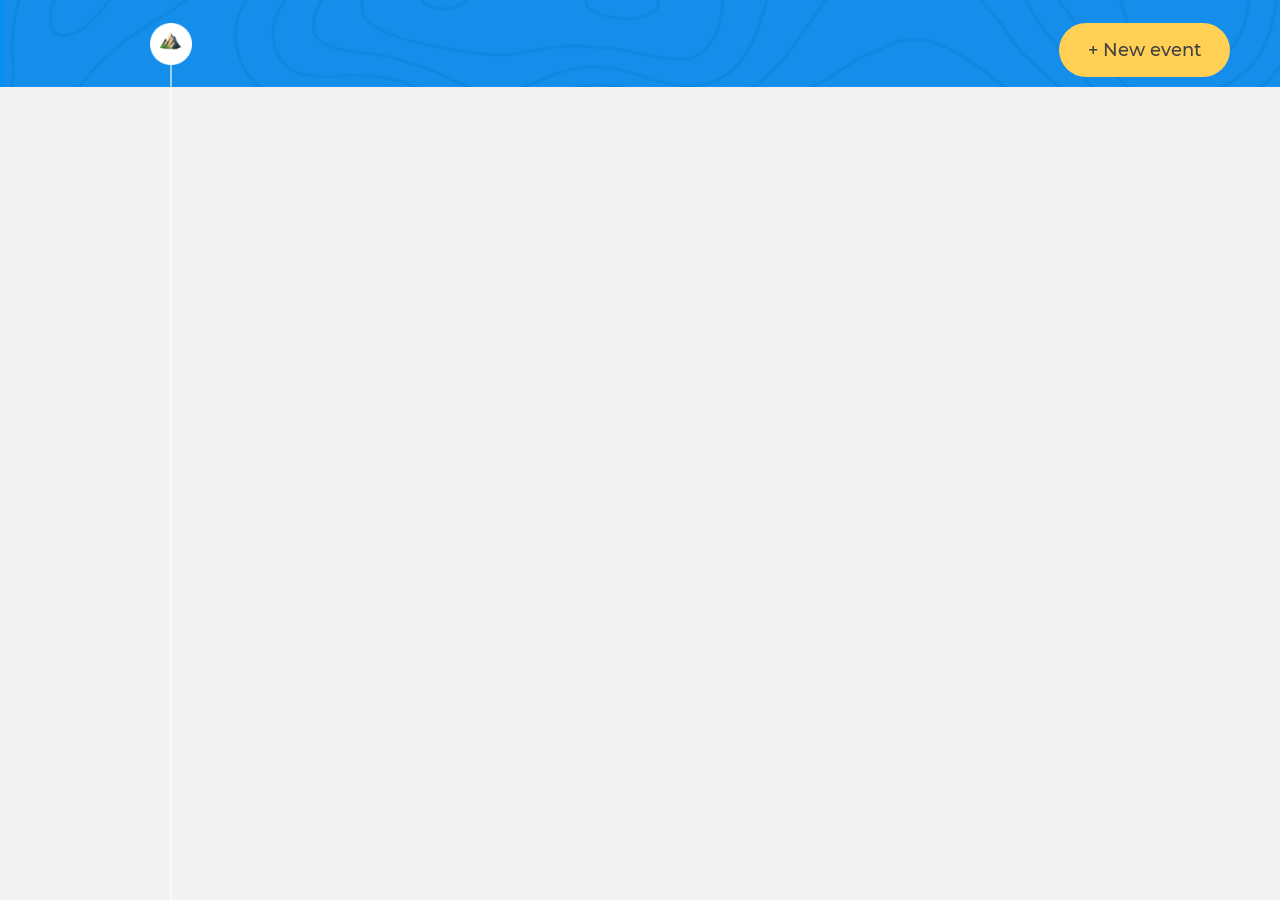
<file: 1/index.html>
<!DOCTYPE html>
<html lang="en">
  <head>
    <meta charset="UTF-8">
    <meta name="viewport" content="width=device-width, initial-scale=1">

    <title>Big Trip</title>

    <link rel="stylesheet" href="./css/style.css">
  </head>

  <body class="page-body">
    <header class="page-header">
      <div class="page-body__container  page-header__container">
        <img class="page-header__logo" src="img/logo.png" width="42" height="42" alt="Trip logo">

        <div class="trip-main">
          <div class="trip-main__trip-controls  trip-controls">
            <div class="trip-controls__filters">
              <h2 class="visually-hidden">Filter events</h2>
              <!-- Фильтры -->
            </div>
          </div>

          <button class="trip-main__event-add-btn  btn  btn--big  btn--yellow" type="button">New event</button>
        </div>
      </div>
    </header>
    <main class="page-body__page-main  page-main">
      <div class="page-body__container">
          <section class="trip-events">
            <h2 class="visually-hidden">Trip events</h2>

            <!-- Сортировка -->

            <!-- Контент -->
          </section>
      </div>
    </main>
  </body>
</html>
</file>
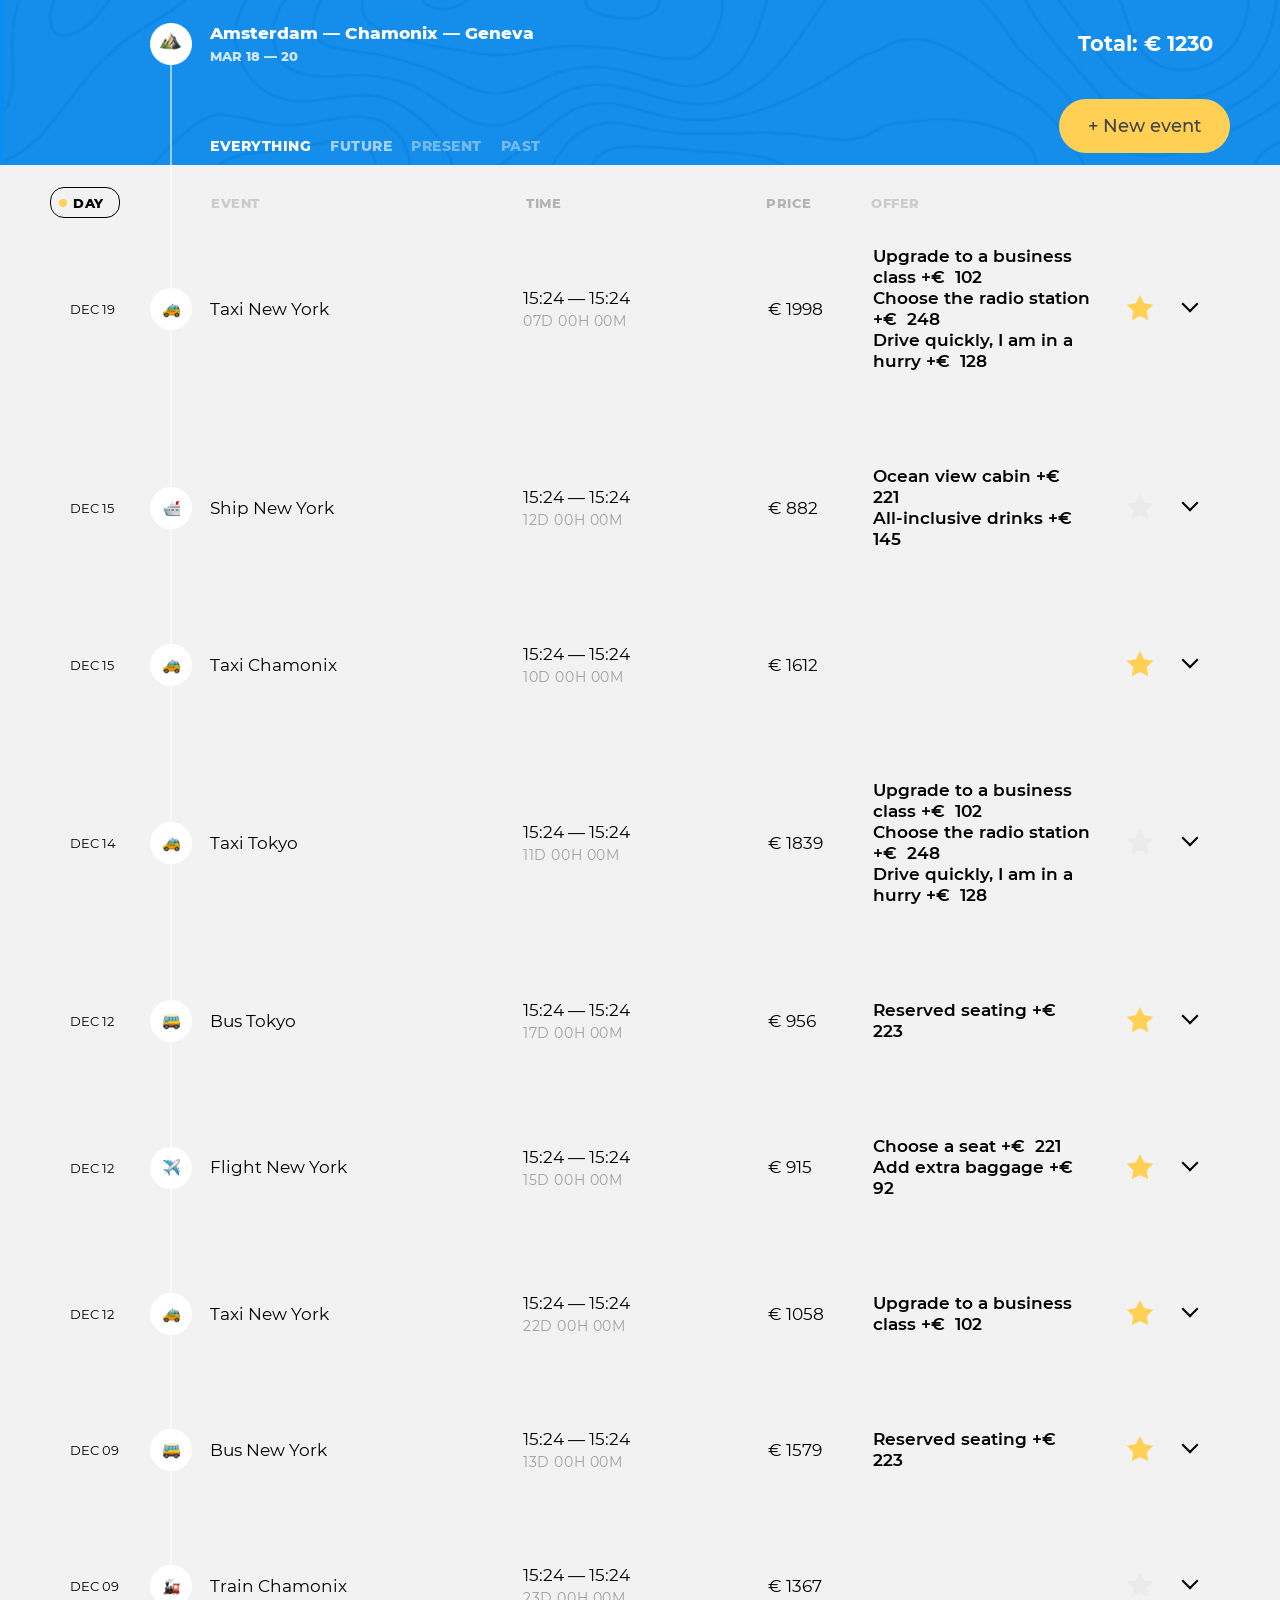
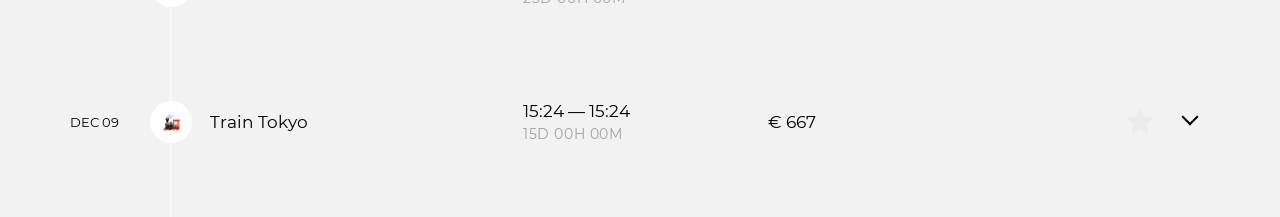
<file: 10/index.html>
<!doctype html><html lang="en"><head><meta charset="UTF-8"><meta name="viewport" content="width=device-width,initial-scale=1"><title>Big Trip</title><link rel="stylesheet" href="./css/style.css"><script defer="defer" src="bundle.f7ba0d33610592539e46.js"></script></head><body class="page-body"><header class="page-header"><div class="page-body__container page-header__container"><img class="page-header__logo" src="img/logo.png" width="42" height="42" alt="Trip logo"><div class="trip-main"><div class="trip-main__trip-controls trip-controls"><div class="trip-controls__filters"><h2 class="visually-hidden">Filter events</h2></div></div><button class="trip-main__event-add-btn btn btn--big btn--yellow" type="button">New event</button></div></div></header><main class="page-body__page-main page-main"><div class="page-body__container"><section class="trip-events"><h2 class="visually-hidden">Trip events</h2></section></div></main></body></html>
</file>
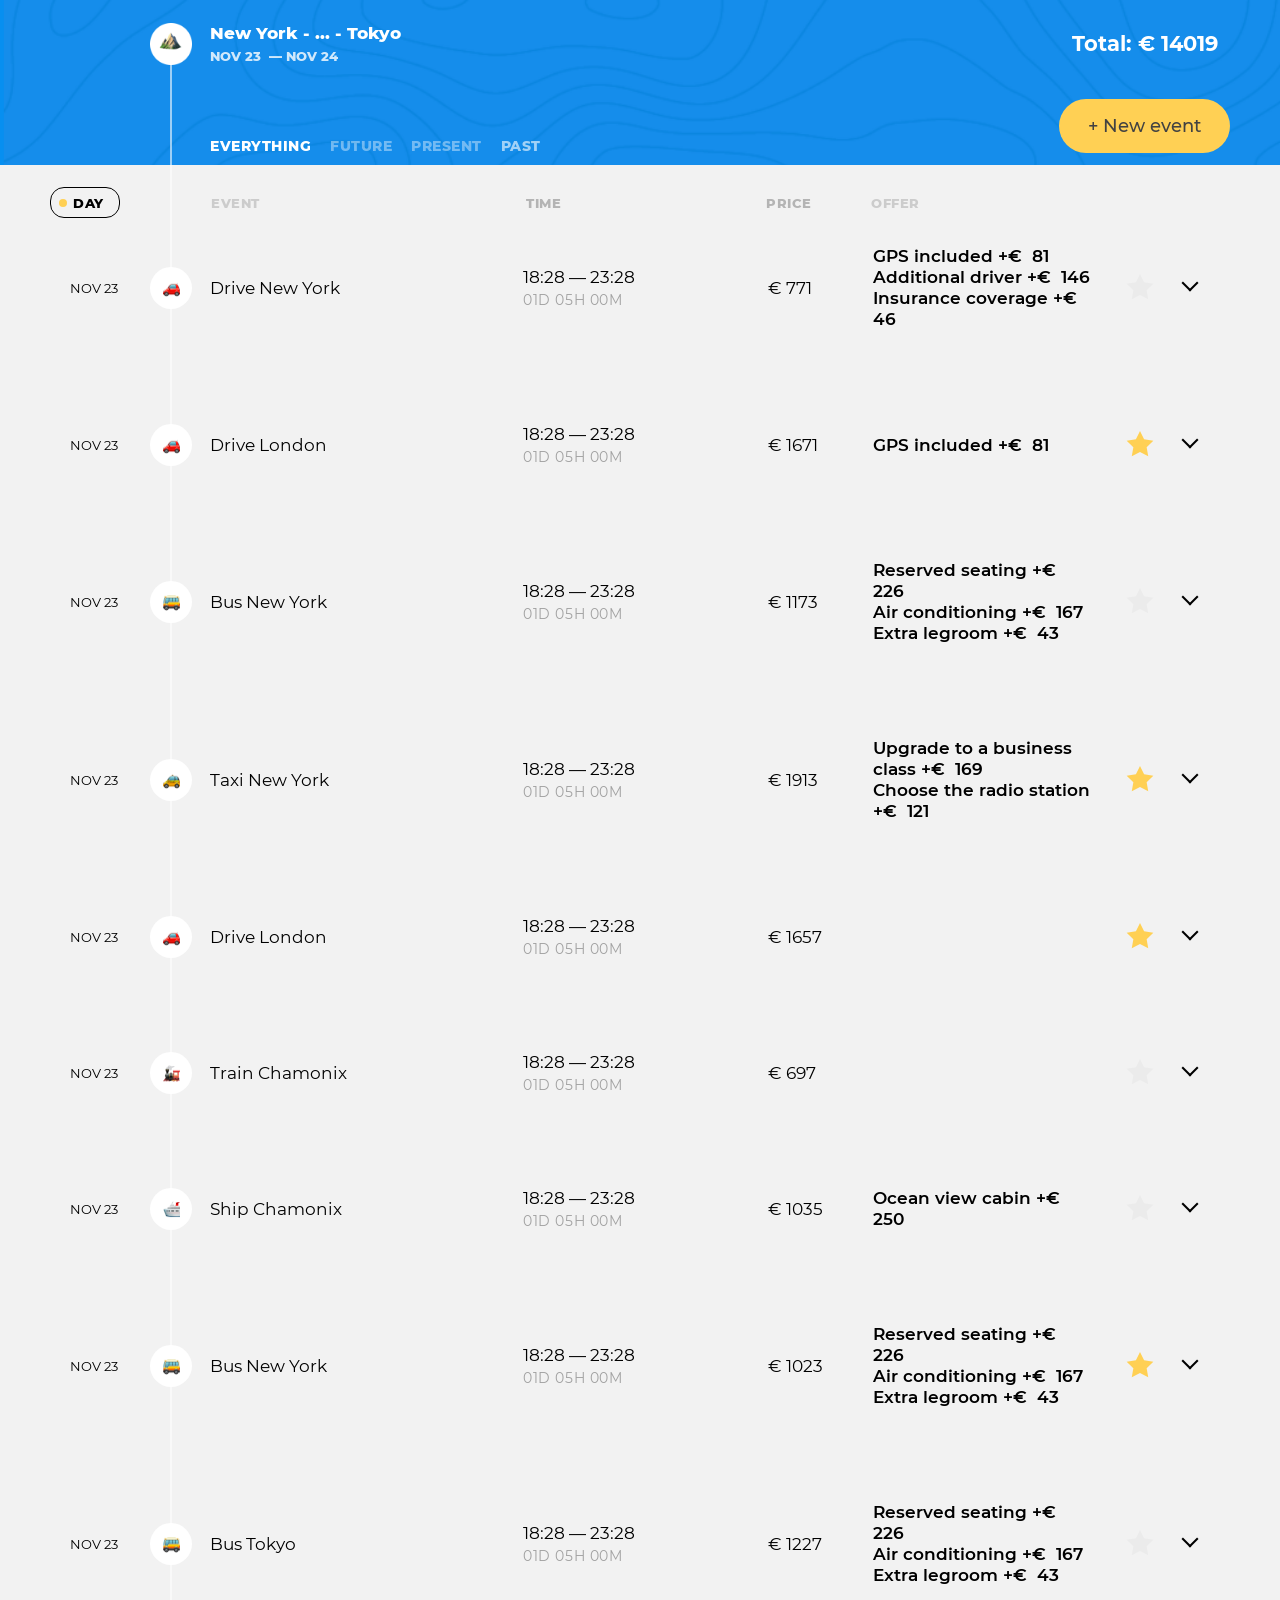
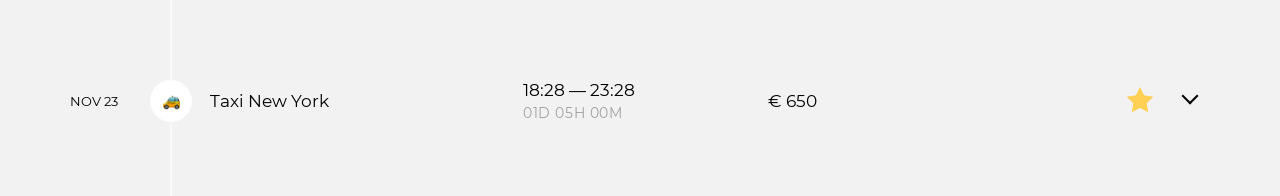
<file: 11/index.html>
<!doctype html><html lang="en"><head><meta charset="UTF-8"><meta name="viewport" content="width=device-width,initial-scale=1"><title>Big Trip</title><link rel="stylesheet" href="./css/style.css"><script defer="defer" src="bundle.8b4c1f55fb8f23bc2d90.js"></script></head><body class="page-body"><header class="page-header"><div class="page-body__container page-header__container"><img class="page-header__logo" src="img/logo.png" width="42" height="42" alt="Trip logo"><div class="trip-main"><div class="trip-main__trip-controls trip-controls"><div class="trip-controls__filters"><h2 class="visually-hidden">Filter events</h2></div></div></div></div></header><main class="page-body__page-main page-main"><div class="page-body__container"><section class="trip-events"><h2 class="visually-hidden">Trip events</h2></section></div></main></body></html>
</file>
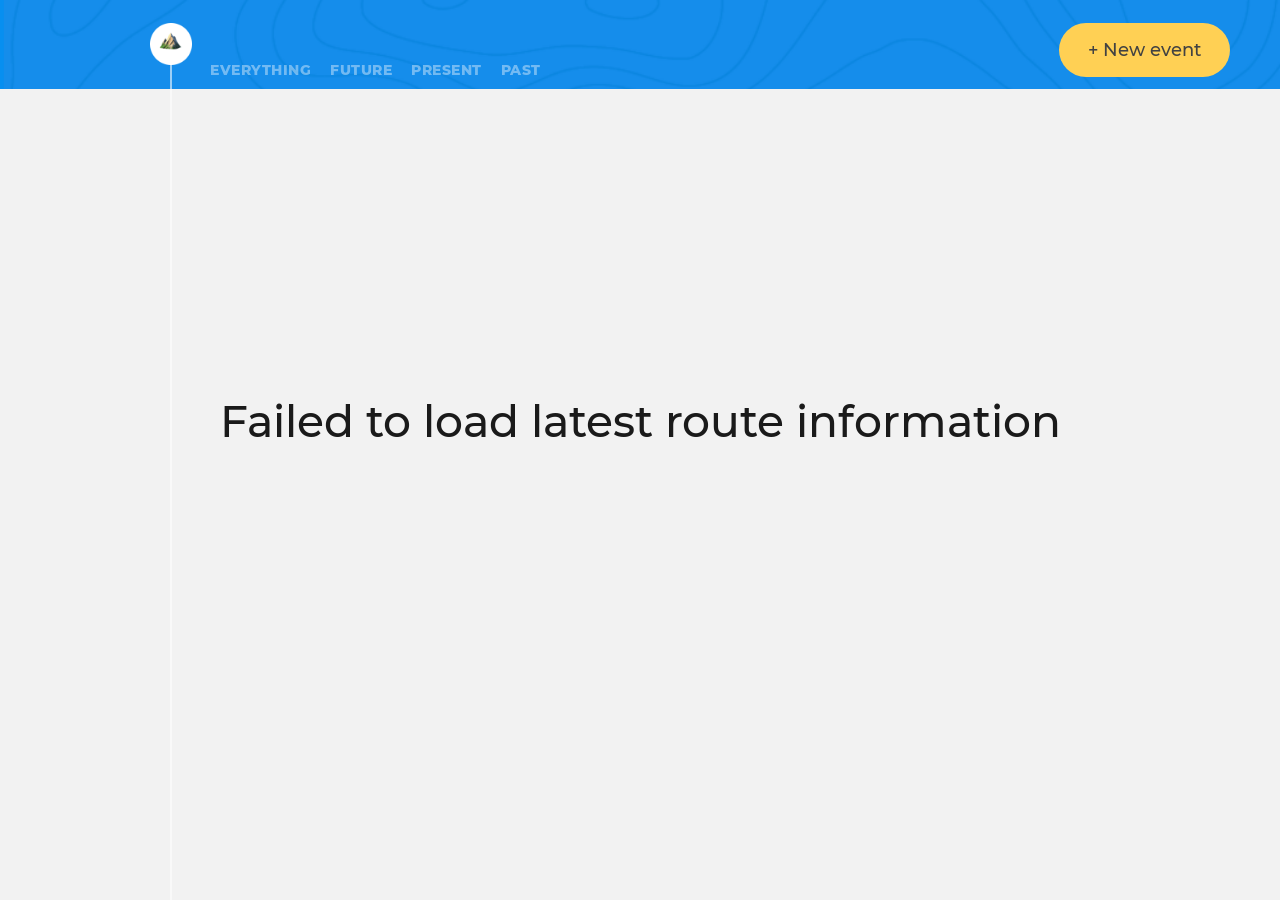
<file: 12/index.html>
<!doctype html><html lang="en"><head><meta charset="UTF-8"><meta name="viewport" content="width=device-width,initial-scale=1"><title>Big Trip</title><link rel="stylesheet" href="./css/style.css"><script defer="defer" src="bundle.7e022e26810469c31a80.js"></script></head><body class="page-body"><header class="page-header"><div class="page-body__container page-header__container"><img class="page-header__logo" src="img/logo.png" width="42" height="42" alt="Trip logo"><div class="trip-main"><div class="trip-main__trip-controls trip-controls"><div class="trip-controls__filters"><h2 class="visually-hidden">Filter events</h2></div></div></div></div></header><main class="page-body__page-main page-main"><div class="page-body__container"><section class="trip-events"><h2 class="visually-hidden">Trip events</h2></section></div></main></body></html>
</file>
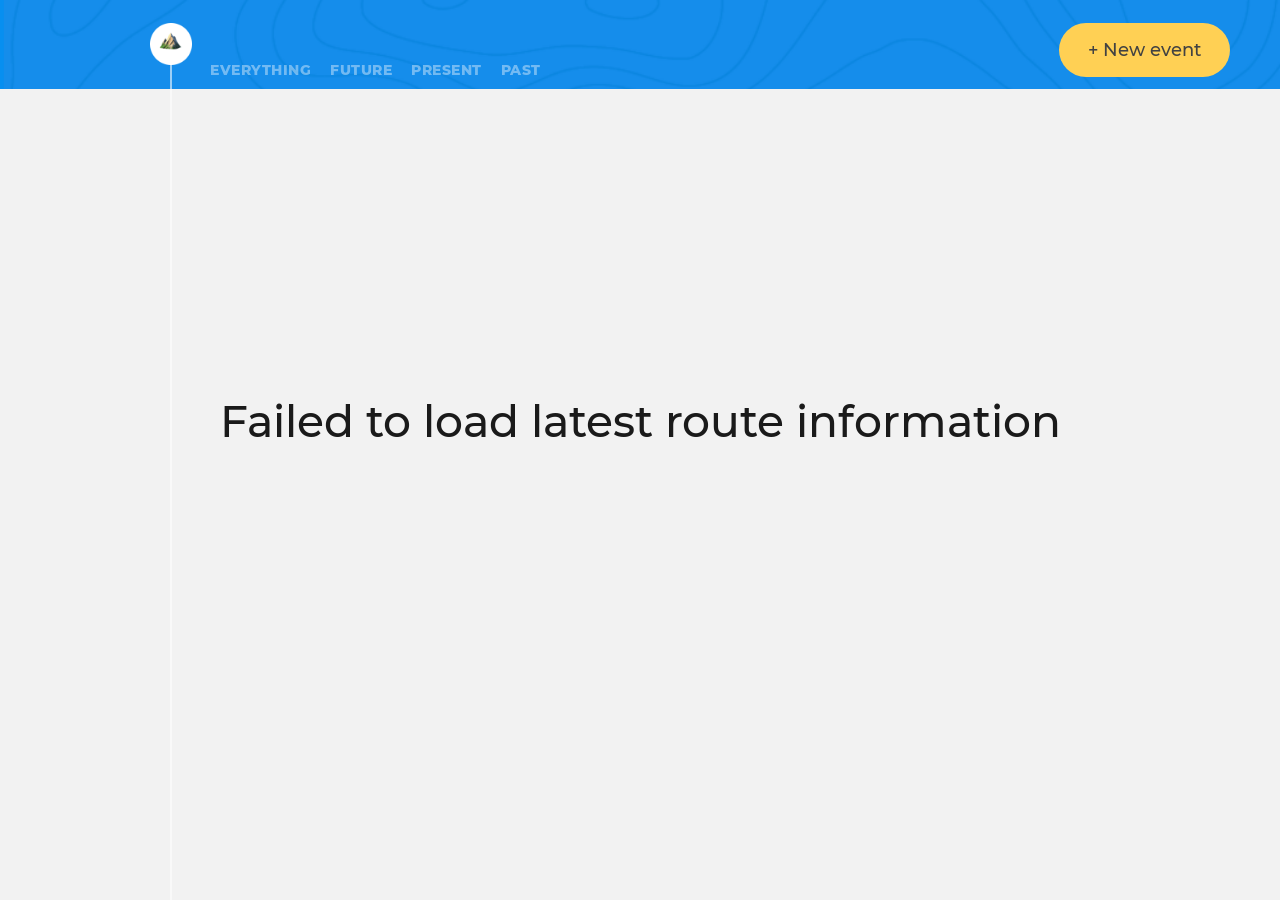
<file: 15/index.html>
<!doctype html><html lang="en"><head><meta charset="UTF-8"><meta name="viewport" content="width=device-width,initial-scale=1"><title>Big Trip</title><link rel="stylesheet" href="./css/style.css"><script defer="defer" src="bundle.eb49e57f59267328fe11.js"></script></head><body class="page-body"><header class="page-header"><div class="page-body__container page-header__container"><img class="page-header__logo" src="img/logo.png" width="42" height="42" alt="Trip logo"><div class="trip-main"><div class="trip-main__trip-controls trip-controls"><div class="trip-controls__filters"><h2 class="visually-hidden">Filter events</h2></div></div></div></div></header><main class="page-body__page-main page-main"><div class="page-body__container"><section class="trip-events"><h2 class="visually-hidden">Trip events</h2></section></div></main></body></html>
</file>
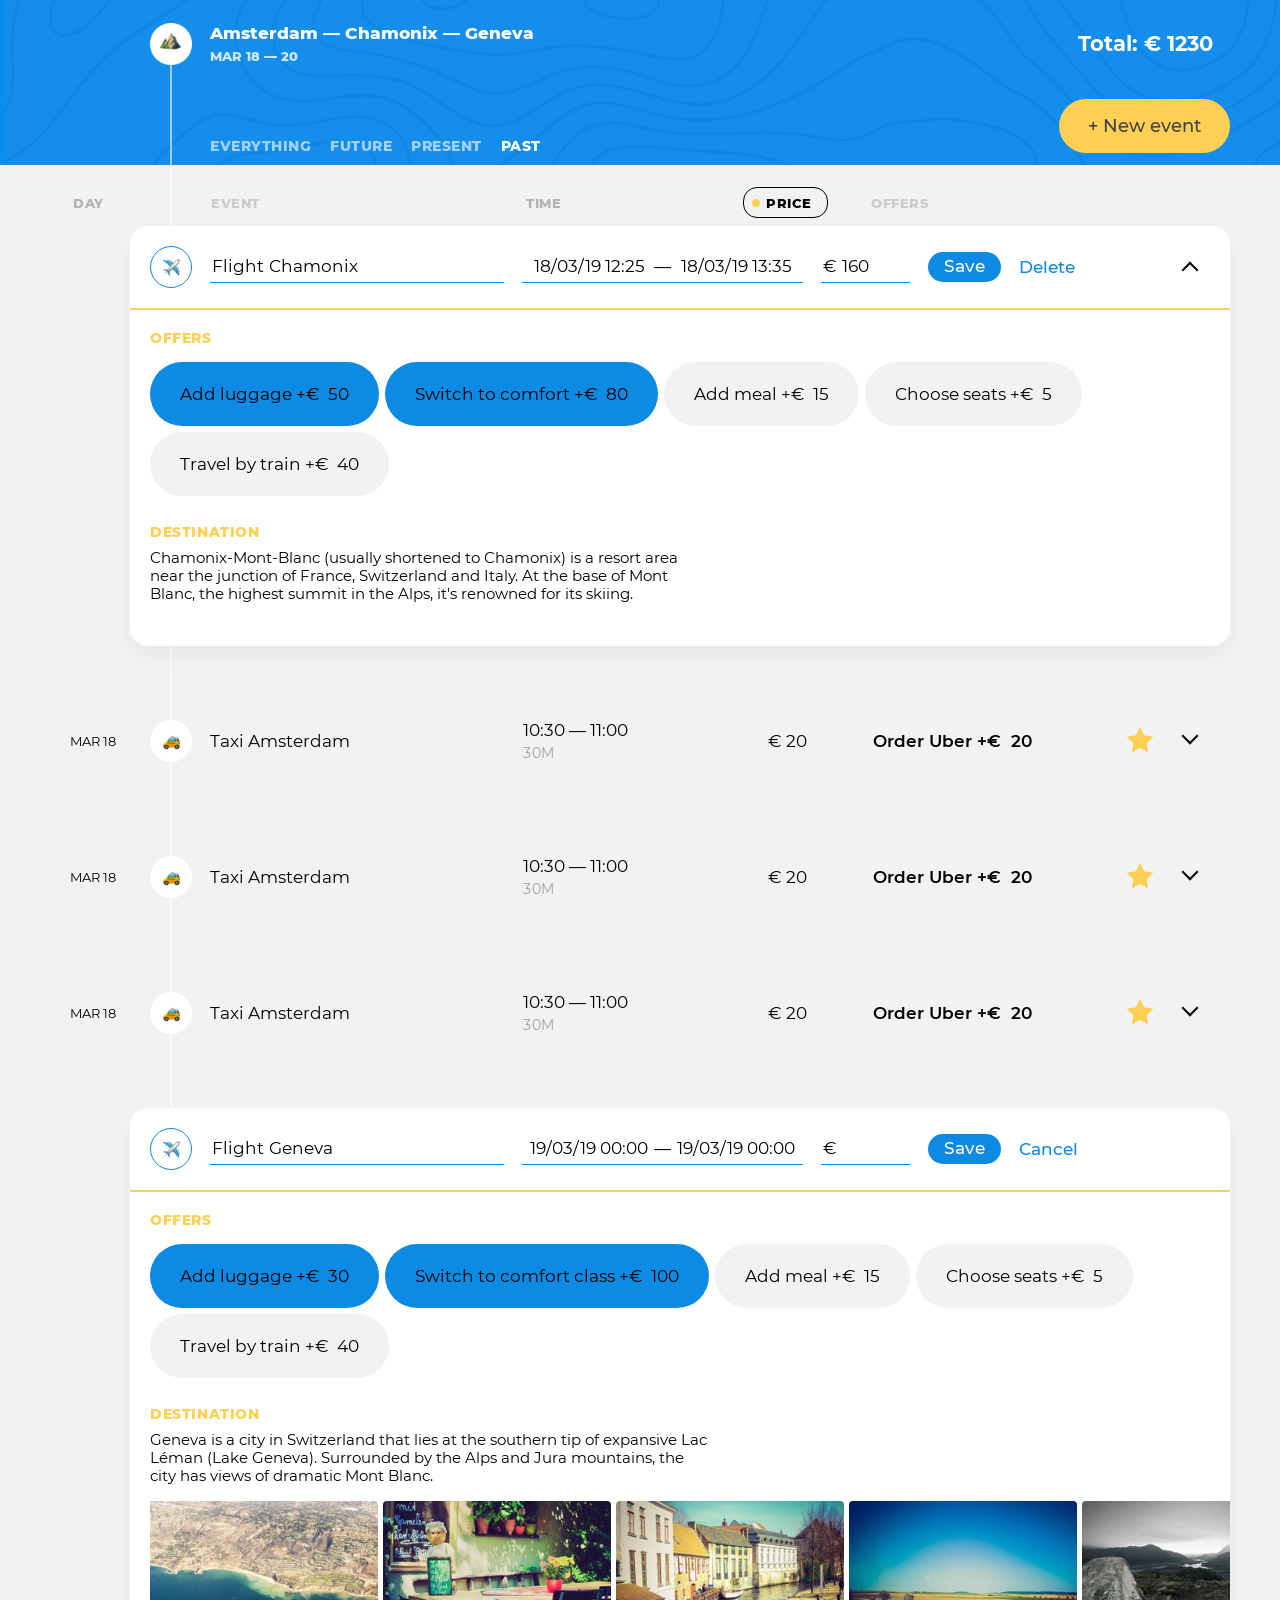
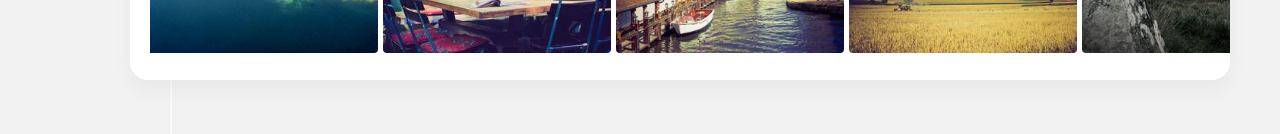
<file: 3/index.html>
<!doctype html><html lang="en"><head><meta charset="UTF-8"><meta name="viewport" content="width=device-width,initial-scale=1"><title>Big Trip</title><link rel="stylesheet" href="./css/style.css"><script defer="defer" src="bundle.cec2caf4d9a6da1cbd2c.js"></script></head><body class="page-body"><header class="page-header"><div class="page-body__container page-header__container"><img class="page-header__logo" src="img/logo.png" width="42" height="42" alt="Trip logo"><div class="trip-main"><div class="trip-main__trip-controls trip-controls"><div class="trip-controls__filters"><h2 class="visually-hidden">Filter events</h2></div></div><button class="trip-main__event-add-btn btn btn--big btn--yellow" type="button">New event</button></div></div></header><main class="page-body__page-main page-main"><div class="page-body__container"><section class="trip-events"><h2 class="visually-hidden">Trip events</h2></section></div></main></body></html>
</file>
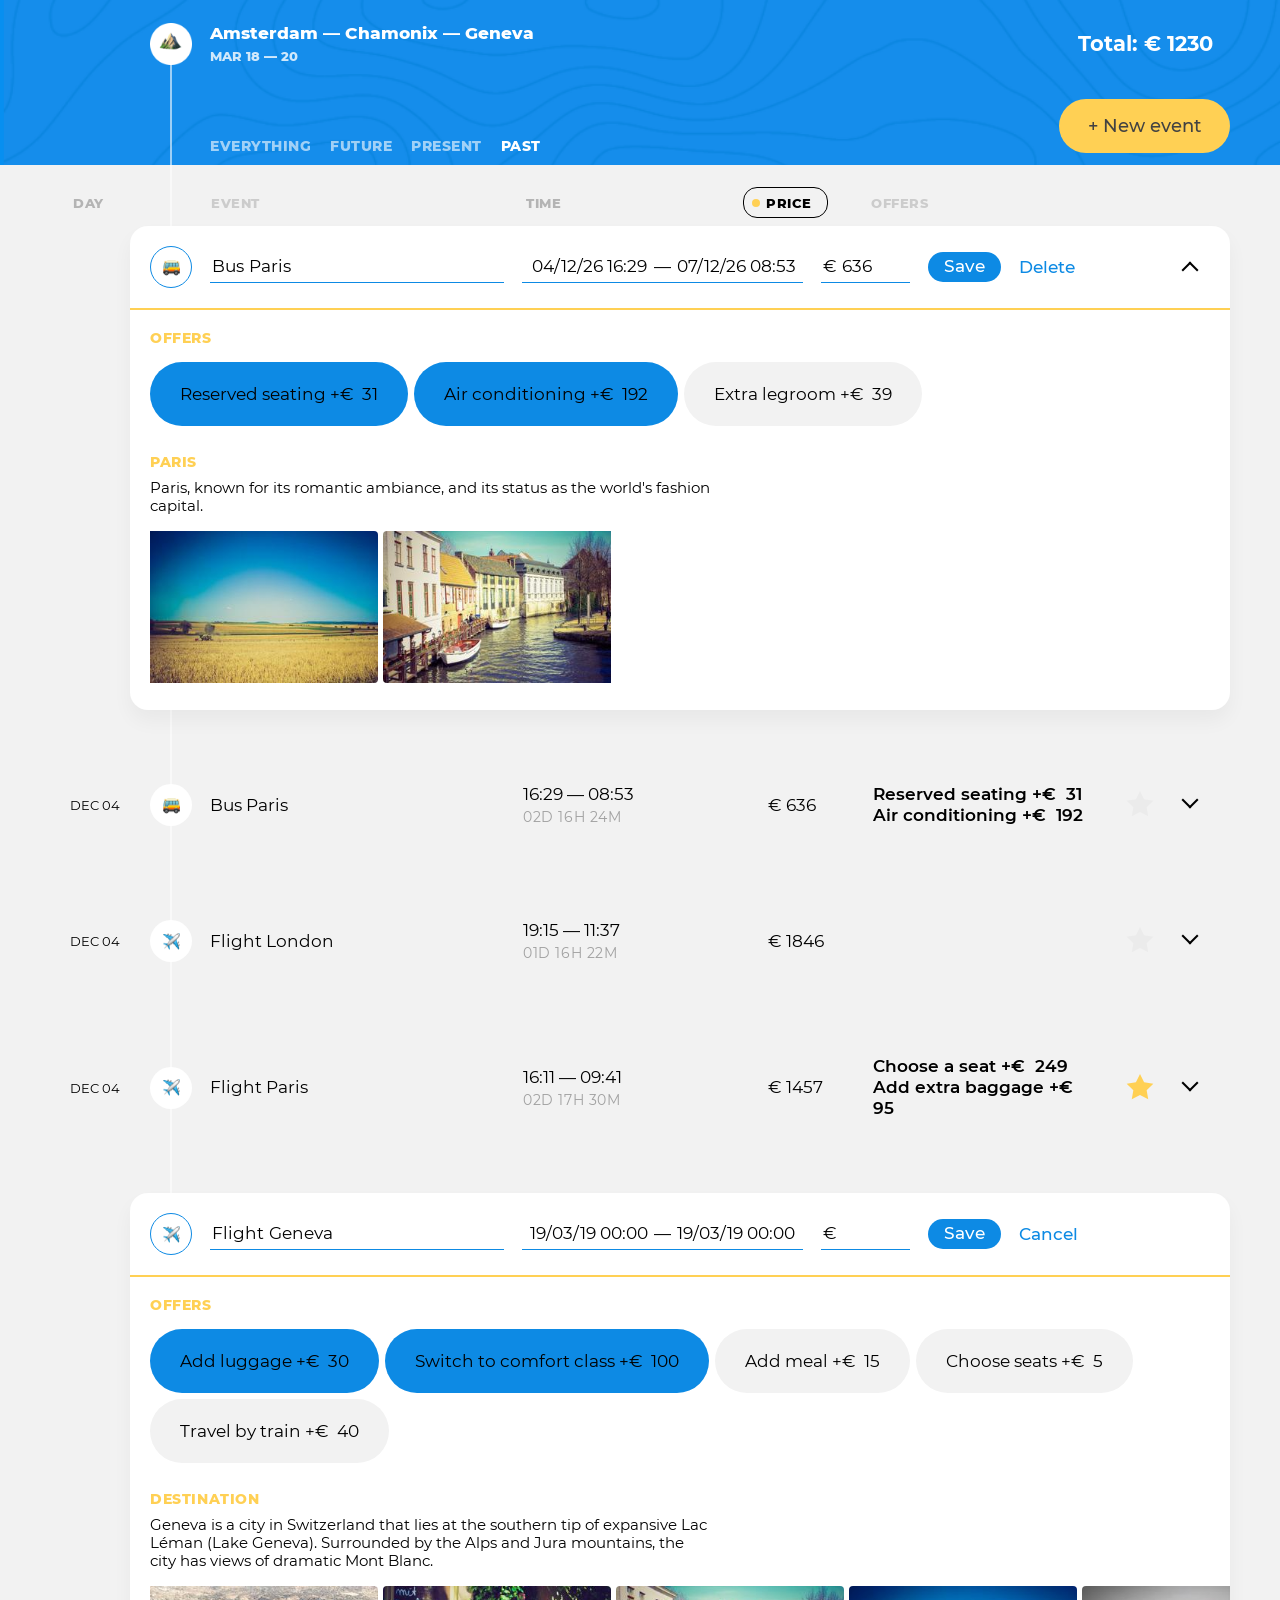
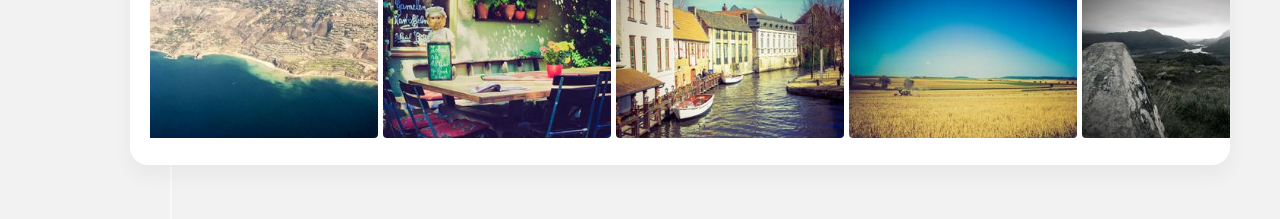
<file: 4/index.html>
<!doctype html><html lang="en"><head><meta charset="UTF-8"><meta name="viewport" content="width=device-width,initial-scale=1"><title>Big Trip</title><link rel="stylesheet" href="./css/style.css"><script defer="defer" src="bundle.0503b923266c4b141279.js"></script></head><body class="page-body"><header class="page-header"><div class="page-body__container page-header__container"><img class="page-header__logo" src="img/logo.png" width="42" height="42" alt="Trip logo"><div class="trip-main"><div class="trip-main__trip-controls trip-controls"><div class="trip-controls__filters"><h2 class="visually-hidden">Filter events</h2></div></div><button class="trip-main__event-add-btn btn btn--big btn--yellow" type="button">New event</button></div></div></header><main class="page-body__page-main page-main"><div class="page-body__container"><section class="trip-events"><h2 class="visually-hidden">Trip events</h2></section></div></main></body></html>
</file>
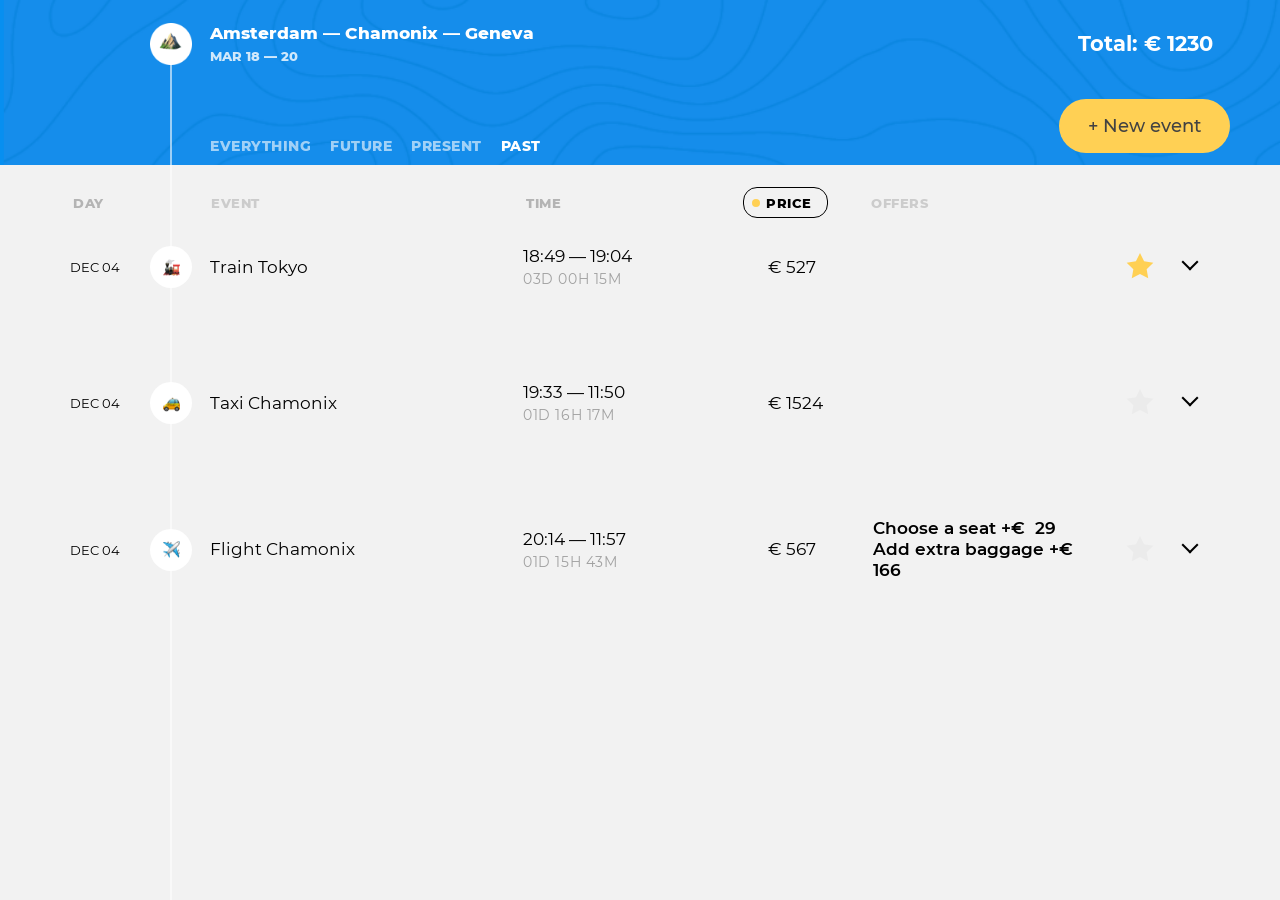
<file: 5/index.html>
<!doctype html><html lang="en"><head><meta charset="UTF-8"><meta name="viewport" content="width=device-width,initial-scale=1"><title>Big Trip</title><link rel="stylesheet" href="./css/style.css"><script defer="defer" src="bundle.7c79ee6c728bbc8cabd1.js"></script></head><body class="page-body"><header class="page-header"><div class="page-body__container page-header__container"><img class="page-header__logo" src="img/logo.png" width="42" height="42" alt="Trip logo"><div class="trip-main"><div class="trip-main__trip-controls trip-controls"><div class="trip-controls__filters"><h2 class="visually-hidden">Filter events</h2></div></div><button class="trip-main__event-add-btn btn btn--big btn--yellow" type="button">New event</button></div></div></header><main class="page-body__page-main page-main"><div class="page-body__container"><section class="trip-events"><h2 class="visually-hidden">Trip events</h2></section></div></main></body></html>
</file>
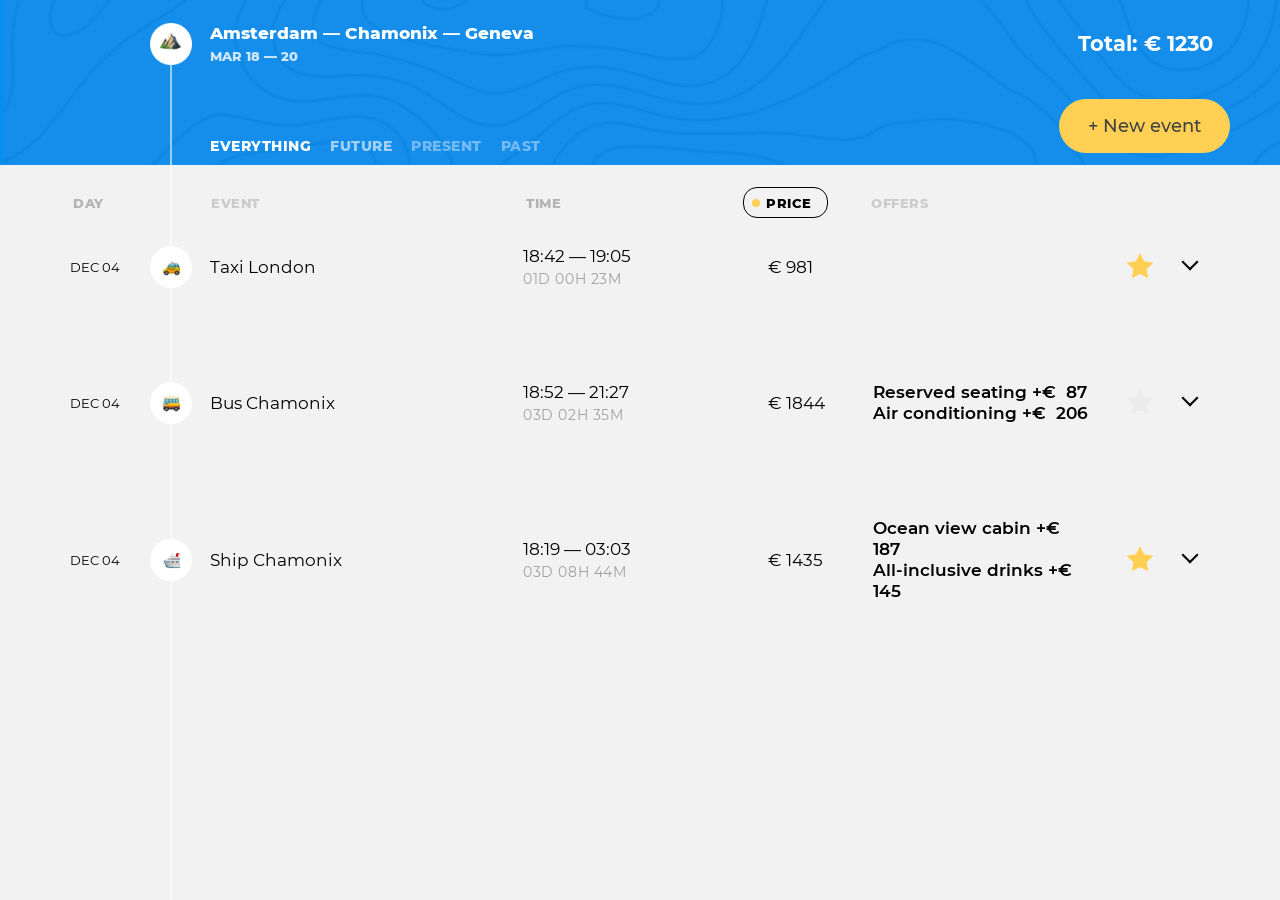
<file: 6/index.html>
<!doctype html><html lang="en"><head><meta charset="UTF-8"><meta name="viewport" content="width=device-width,initial-scale=1"><title>Big Trip</title><link rel="stylesheet" href="./css/style.css"><script defer="defer" src="bundle.fd5a1adcb8b1d1c9f23b.js"></script></head><body class="page-body"><header class="page-header"><div class="page-body__container page-header__container"><img class="page-header__logo" src="img/logo.png" width="42" height="42" alt="Trip logo"><div class="trip-main"><div class="trip-main__trip-controls trip-controls"><div class="trip-controls__filters"><h2 class="visually-hidden">Filter events</h2></div></div><button class="trip-main__event-add-btn btn btn--big btn--yellow" type="button">New event</button></div></div></header><main class="page-body__page-main page-main"><div class="page-body__container"><section class="trip-events"><h2 class="visually-hidden">Trip events</h2></section></div></main></body></html>
</file>
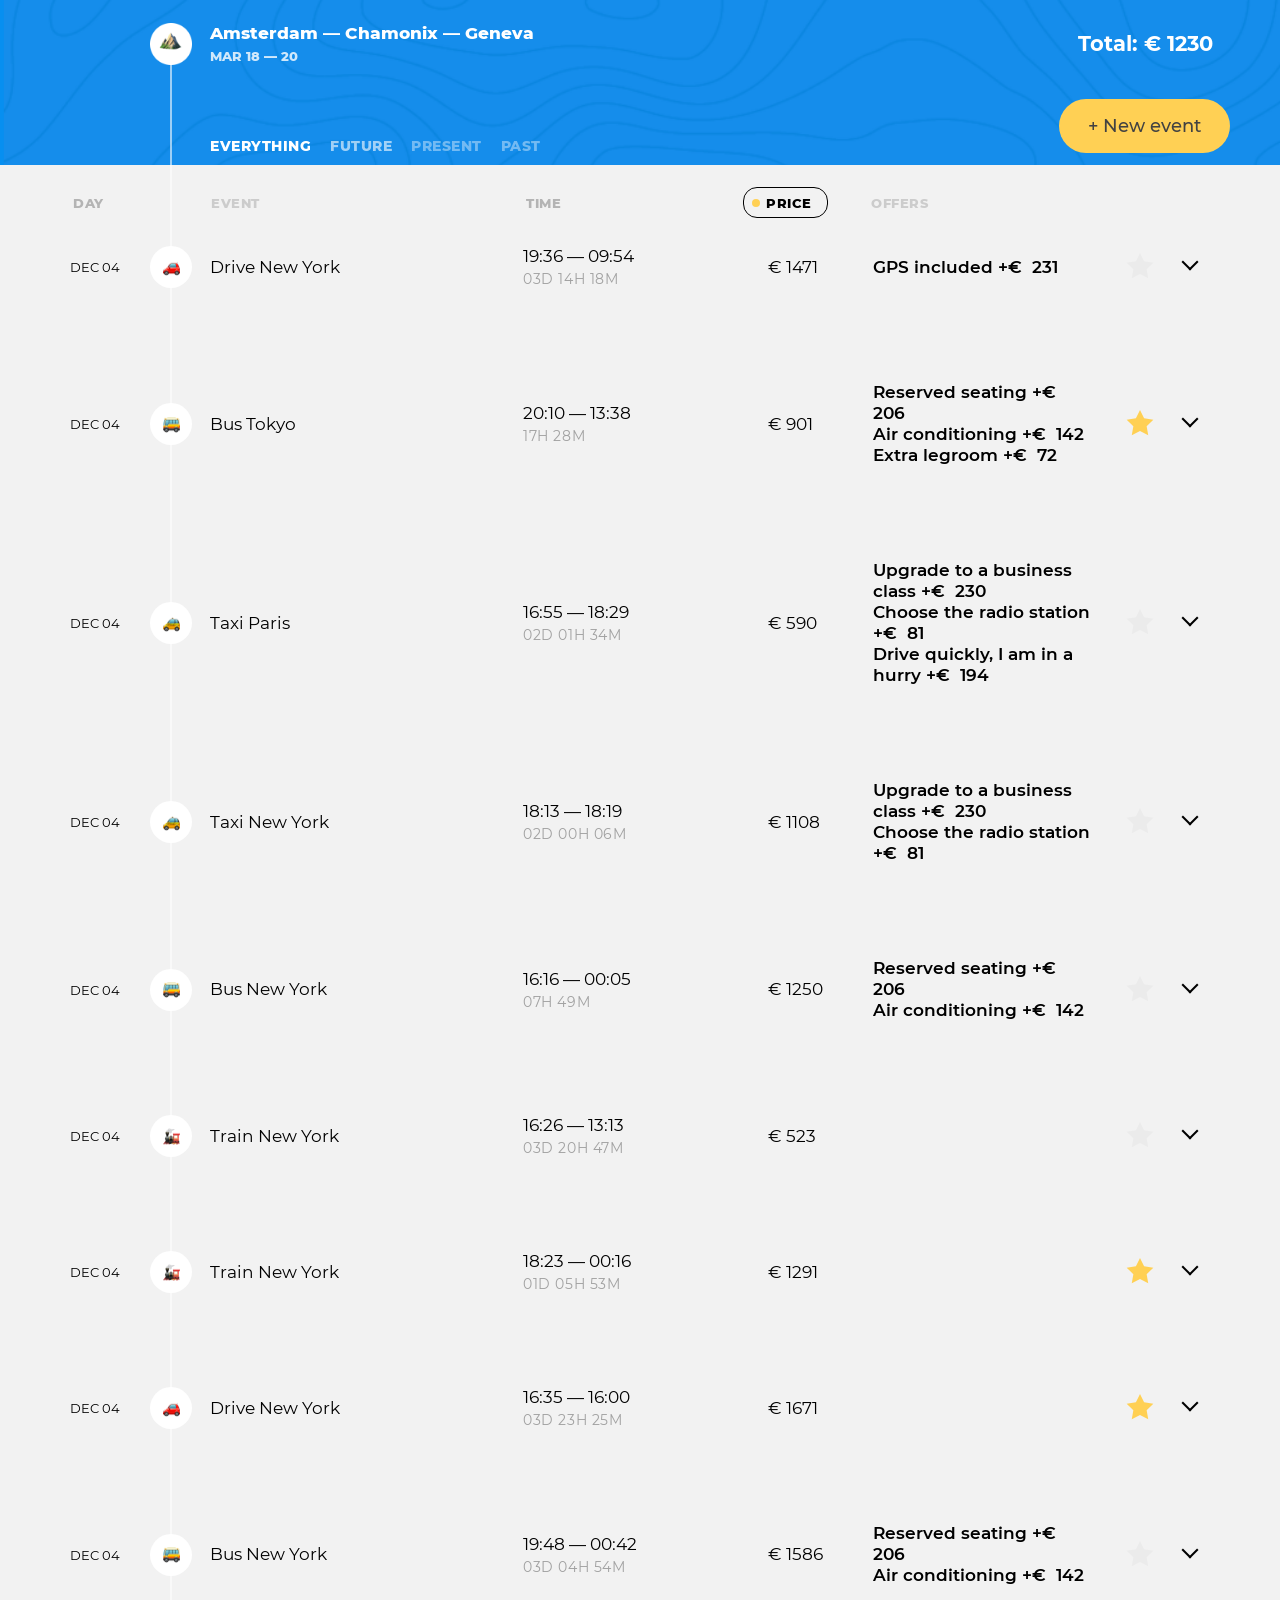
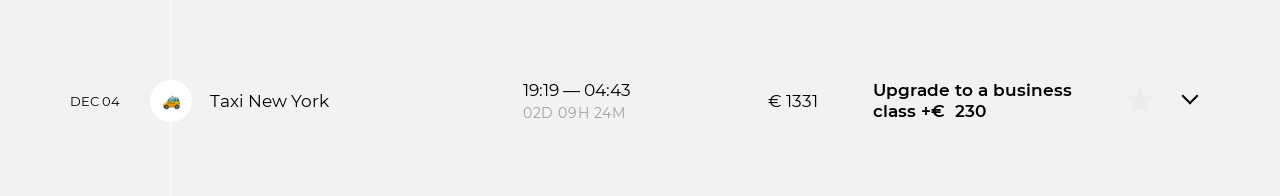
<file: 7/index.html>
<!doctype html><html lang="en"><head><meta charset="UTF-8"><meta name="viewport" content="width=device-width,initial-scale=1"><title>Big Trip</title><link rel="stylesheet" href="./css/style.css"><script defer="defer" src="bundle.e90aadf173cd71a3fda3.js"></script></head><body class="page-body"><header class="page-header"><div class="page-body__container page-header__container"><img class="page-header__logo" src="img/logo.png" width="42" height="42" alt="Trip logo"><div class="trip-main"><div class="trip-main__trip-controls trip-controls"><div class="trip-controls__filters"><h2 class="visually-hidden">Filter events</h2></div></div><button class="trip-main__event-add-btn btn btn--big btn--yellow" type="button">New event</button></div></div></header><main class="page-body__page-main page-main"><div class="page-body__container"><section class="trip-events"><h2 class="visually-hidden">Trip events</h2></section></div></main></body></html>
</file>
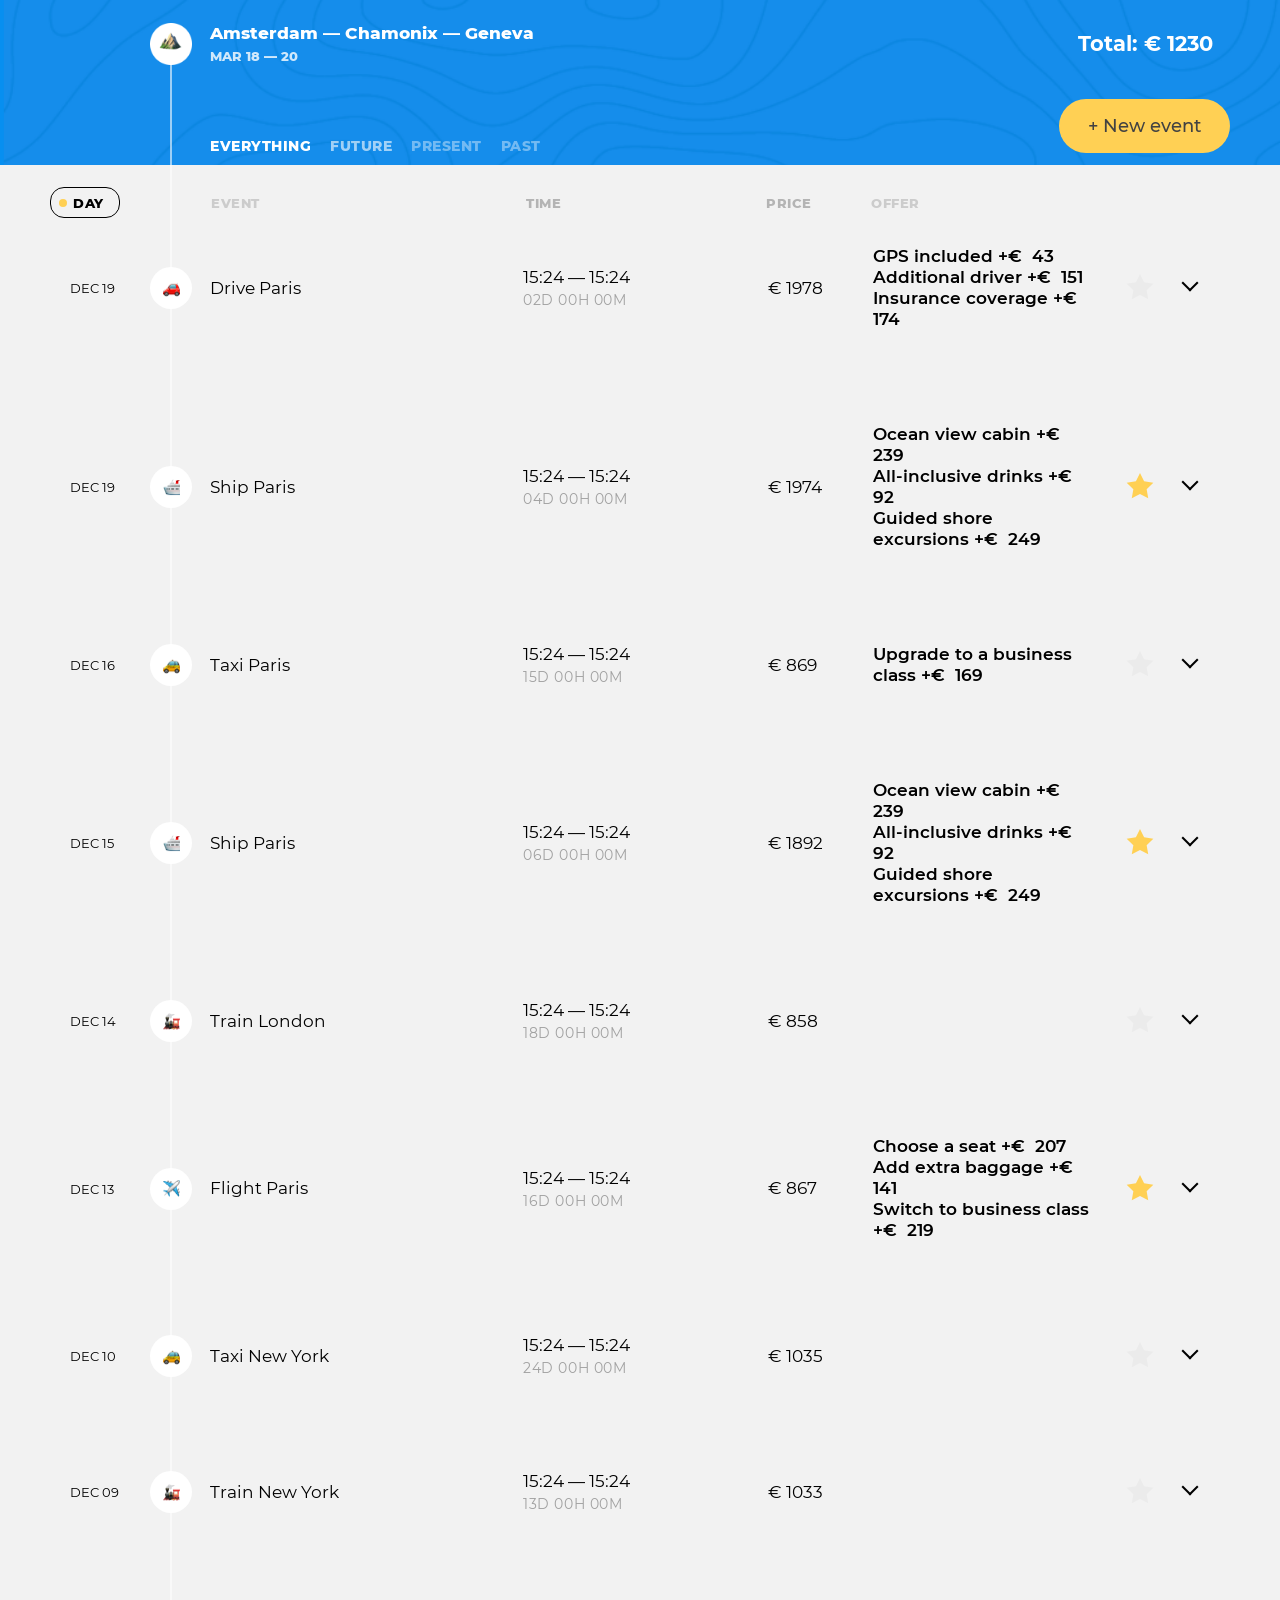
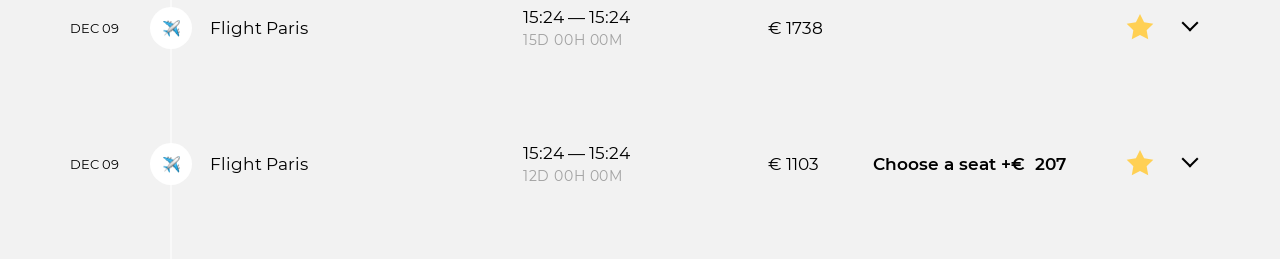
<file: 8/index.html>
<!doctype html><html lang="en"><head><meta charset="UTF-8"><meta name="viewport" content="width=device-width,initial-scale=1"><title>Big Trip</title><link rel="stylesheet" href="./css/style.css"><script defer="defer" src="bundle.0388e87056450024b257.js"></script></head><body class="page-body"><header class="page-header"><div class="page-body__container page-header__container"><img class="page-header__logo" src="img/logo.png" width="42" height="42" alt="Trip logo"><div class="trip-main"><div class="trip-main__trip-controls trip-controls"><div class="trip-controls__filters"><h2 class="visually-hidden">Filter events</h2></div></div><button class="trip-main__event-add-btn btn btn--big btn--yellow" type="button">New event</button></div></div></header><main class="page-body__page-main page-main"><div class="page-body__container"><section class="trip-events"><h2 class="visually-hidden">Trip events</h2></section></div></main></body></html>
</file>
<file: 1/css/style.css>
@font-face {
  font-family: 'Montserrat';
  font-style: normal;
  font-weight: 400;
  src: local('Montserrat Regular'), local('Montserrat-Regular'), url('../fonts/Montserrat-Regular.woff2') format('woff2');
}

@font-face {
  font-family: 'Montserrat';
  font-style: normal;
  font-weight: 500;
  src: local('Montserrat Medium'), local('Montserrat-Medium'), url('../fonts/Montserrat-Medium.woff2') format('woff2');
}

@font-face {
  font-family: 'Montserrat';
  font-style: normal;
  font-weight: 600;
  src: local('Montserrat SemiBold'), local('Montserrat-SemiBold'), url('../fonts/Montserrat-SemiBold.woff2') format('woff2');
}

@font-face {
  font-family: 'Montserrat';
  font-style: normal;
  font-weight: 700;
  src: local('Montserrat Bold'), local('Montserrat-Bold'), url('../fonts/Montserrat-Bold.woff2') format('woff2');
}

@font-face {
  font-family: 'Montserrat';
  font-style: normal;
  font-weight: 800;
  src: local('Montserrat ExtraBold'), local('Montserrat-ExtraBold'), url('../fonts/Montserrat-ExtraBold.woff2') format('woff2');
}

html {
  height: 100%; }

body {
  padding: 0;
  margin: 0;
  -webkit-font-smoothing: antialiased;
  -webkit-text-size-adjust: 100%;
  -webkit-tap-highlight-color: transparent; }

main {
  display: block; }

@-moz-document url-prefix() {
  body {
    font-weight: 200;
    -moz-osx-font-smoothing: grayscale; } }

.visually-hidden {
  position: absolute;
  overflow: hidden;
  clip: rect(0 0 0 0);
  width: 1px;
  height: 1px;
  padding: 0;
  margin: -1px;
  border: 0; }

.page-body {
  display: -ms-flexbox;
  display: flex;
  -ms-flex-direction: column;
      flex-direction: column;
  height: 100%;
  min-width: 1200px;
  padding: 0;
  margin: 0;
  font-size: 17px;
  line-height: 1.2;
  font-family: "Montserrat", "Arial", sans-serif;
  color: #000000;
  background-color: #f2f2f2; }

.page-body__container {
  -ms-flex-positive: 1;
      flex-grow: 1;
  position: relative;
  z-index: 0;
  -webkit-box-sizing: border-box;
          box-sizing: border-box;
  width: 1200px;
  padding: 0 10px;
  margin: 0 auto; }
  .page-body__container::after {
    content: "";
    position: absolute;
    z-index: -1;
    top: 0;
    bottom: 0;
    left: 130px;
    width: 2px;
    background-color: rgba(255, 255, 255, 0.58); }

.page-body__page-main {
  -ms-flex-positive: 1;
      flex-grow: 1;
  display: -ms-flexbox;
  display: flex;
  -ms-flex-direction: column;
      flex-direction: column; }

.btn {
  display: -ms-flexbox;
  display: flex;
  -ms-flex-align: center;
      align-items: center;
  -ms-flex-pack: center;
      justify-content: center;
  padding: 4px 16px 5px;
  font-weight: 500;
  font-size: 17px;
  line-height: 21px;
  font-family: inherit;
  text-decoration: none;
  -webkit-user-select: none;
     -moz-user-select: none;
      -ms-user-select: none;
          user-select: none;
  border: none;
  border-radius: 15px;
  cursor: pointer;
  -webkit-transition: opacity 0.2s;
  transition: opacity 0.2s; }
  .btn:hover {
    opacity: 0.8; }
  .btn:active {
    opacity: 0.6; }
  .btn--big {
    padding: 17px 29px 16px;
    font-size: 18px;
    line-height: 21px;
    border-radius: 27px; }
  .btn--yellow {
    color: #424242;
    background-color: #ffd054; }
  .btn--blue {
    color: #ffffff;
    background-color: #0d8ae4; }
  .btn:disabled {
    opacity: 0.46;
    cursor: default; }

.page-header {
  padding-top: 23px;
  color: #ffffff;
  background-color: #078ff0;
  background-image: url("../img/header-bg.png");
  background-size: cover;
  background-repeat: no-repeat; }
  @media (-webkit-min-device-pixel-ratio: 1.5), (min-resolution: 144dpi), (min-resolution: 1.5dppx) {
    .page-header {
      background-image: url("../img/header-bg@2x.png"); } }

.page-header__container {
  display: -ms-flexbox;
  display: flex;
  -ms-flex-align: start;
      align-items: flex-start;
  padding-left: 110px; }

.page-header__logo {
  display: block;
  width: 42px;
  height: 42px;
  margin-right: 18px; }

.trip-main {
  -ms-flex-positive: 1;
      flex-grow: 1;
  display: -ms-flexbox;
  display: flex;
  -ms-flex-wrap: wrap;
      flex-wrap: wrap;
  -ms-flex-align: start;
      align-items: flex-start;
  -ms-flex-pack: justify;
      justify-content: space-between;
  padding-bottom: 10px; }
  .trip-main--hidden {
    display: none; }

.trip-main__trip-info {
  width: 100%;
  margin-bottom: 35px; }

.trip-main__trip-controls {
  margin-top: 36px;
  width: 600px; }

.trip-main__event-add-btn {
  min-width: 170px;
  margin-left: auto; }
  .trip-main__event-add-btn::before {
    content: "\002B\000A0"; }
  .trip-main__event-add-btn--hidden {
    display: none; }

.trip-info {
  display: -ms-flexbox;
  display: flex;
  -ms-flex-align: center;
      align-items: center;
  -ms-flex-pack: justify; }

.trip-info__main {
  width: 600px; }

.trip-info__title {
  margin: 0;
  margin-bottom: 4px;
  font-weight: 800;
  font-size: 17px;
  line-height: 21px; }

.trip-info__dates {
  margin: 0;
  font-weight: 800;
  font-size: 13px;
  line-height: 16px;
  text-transform: uppercase;
  opacity: 0.8; }

.trip-info__cost {
  width: 170px;
  margin: 0 0 0 auto;
  font-weight: 700;
  font-size: 21px;
  line-height: 25px;
  text-align: center; }

.trip-controls__trip-tabs {
  margin-bottom: 9px; }

.trip-tabs {
  display: -ms-flexbox;
  display: flex;
  -ms-flex-wrap: wrap;
      flex-wrap: wrap;
  -ms-flex-align: start;
      align-items: flex-start; }

.trip-tabs__btn {
  display: block;
  font-weight: 500;
  font-size: 21px;
  line-height: 25px;
  text-decoration: none;
  -webkit-user-select: none;
     -moz-user-select: none;
      -ms-user-select: none;
          user-select: none;
  color: inherit;
  opacity: 0.8;
  -webkit-transition: opacity 0.2s;
  transition: opacity 0.2s; }
  .trip-tabs__btn:not(:last-of-type) {
    margin-right: 26px; }
  .trip-tabs__btn:hover {
    opacity: 1; }
  .trip-tabs__btn:active {
    opacity: 0.6; }
  .trip-tabs__btn--active, .trip-tabs__btn--active:hover, .trip-tabs__btn--active:active {
    opacity: 1;
    cursor: default; }

.trip-filters {
  display: -ms-flexbox;
  display: flex;
  -ms-flex-wrap: wrap;
      flex-wrap: wrap;
  -ms-flex-align: start;
      align-items: flex-start; }
  .trip-filters--hidden {
    display: none; }

.trip-filters__filter:not(:last-of-type) {
  margin-right: 19px; }

.trip-filters__filter-label {
  font-weight: 800;
  font-size: 14px;
  line-height: 17px;
  letter-spacing: 0.5px;
  text-transform: uppercase;
  -webkit-user-select: none;
     -moz-user-select: none;
      -ms-user-select: none;
          user-select: none;
  opacity: 0.6;
  cursor: pointer;
  -webkit-transition: opacity 0.2s;
  transition: opacity 0.2s; }
  .trip-filters__filter-label:hover {
    opacity: 1; }
  .trip-filters__filter-label:active {
    opacity: 0.6; }
  .trip-filters__filter-input:checked + .trip-filters__filter-label {
    opacity: 1;
    cursor: default; }
  .trip-filters__filter-input:disabled + .trip-filters__filter-label {
    opacity: 0.4;
    cursor: default; }

.trip-events {
  padding-top: 22px; }
  .trip-events--hidden {
    display: none; }

.trip-events__trip-sort {
  margin-bottom: 8px; }

.trip-events__msg {
  margin: 0;
  margin-top: 280px;
  font-weight: 500;
  font-size: 44px;
  line-height: 60px;
  text-align: center;
  opacity: 0.89; }
  .trip-events__msg--hidden {
    display: none; }

.trip-events__list {
  padding: 0;
  margin: 0;
  list-style: none; }

.trip-events__item {
  margin-bottom: 54px;
  margin-left: auto; }

.trip-sort {
  display: -ms-flexbox;
  display: flex;
  -ms-flex-wrap: wrap;
      flex-wrap: wrap;
  -ms-flex-align: center;
      align-items: center; }

.trip-sort__item {
  margin-right: 15px;
  font-weight: 800;
  font-size: 13px;
  line-height: 16px;
  letter-spacing: 0.6px;
  text-transform: uppercase;
  color: #b4b4b4;
  cursor: default;
  -webkit-transition: color 0.2s;
  transition: color 0.2s; }
  .trip-sort__item:last-child {
    margin-right: 0; }
  .trip-sort__item--day {
    width: 55px;
    text-align: center;
    margin-right: 83px; }
  .trip-sort__item--event {
    width: 300px; }
  .trip-sort__item--time {
    width: 225px; }
  .trip-sort__item--price {
    width: 90px; }

.trip-sort__btn {
  display: -ms-inline-flexbox;
  display: inline-flex;
  -ms-flex-align: center;
      align-items: center;
  padding: 7px 15px 6px 22px;
  border: 1px solid transparent;
  border-radius: 14px;
  cursor: pointer; }
  .trip-sort__btn:hover {
    color: #000000; }
    .trip-sort__input:checked + .trip-sort__btn {
      position: relative;
      color: #000000;
      border-color: #000000; }
      .trip-sort__input:checked +  .trip-sort__btn::before {
      content: "";
      position: absolute;
      top: 50%;
      left: 8px;
      width: 8px;
      height: 8px;
      background-color: #ffd054;
      border-radius: 50%;
      -webkit-transform: translateY(-50%);
              transform: translateY(-50%); }

.trip-sort__input:disabled + .trip-sort__btn {
  opacity: 0.6; }
.trip-sort__input:disabled + .trip-sort__btn:hover {
  color: #b4b4b4;
  cursor: default; }

.event {
  display: -ms-flexbox;
  display: flex;
  -ms-flex-align: center;
      align-items: center;
  -webkit-box-sizing: border-box;
          box-sizing: border-box;
  padding: 20px;
  font-size: 17px;
  line-height: 21px; }
  .event--edit {
    display: block;
    margin-left: 80px;
    padding: 0;
    background-color: #ffffff;
    border-radius: 18px;
    -webkit-box-shadow: 0 11px 20px rgba(0, 0, 0, 0.043);
            box-shadow: 0 11px 20px rgba(0, 0, 0, 0.043); }

.event__header {
  display: -ms-flexbox;
  display: flex;
  -ms-flex-align: center;
      align-items: center;
  padding: 20px; }

.event__date {
  display: block;
  min-width: 80px;
  font-size: 13px;
  line-height: 16px;
  text-transform: uppercase;
  text-align: left; }

.event__type-wrapper {
  position: relative; }

.event__type {
  -ms-flex-negative: 0;
      flex-shrink: 0;
  display: -ms-flexbox;
  display: flex;
  -ms-flex-align: center;
      align-items: center;
  -ms-flex-pack: center;
      justify-content: center;
  -webkit-box-sizing: border-box;
          box-sizing: border-box;
  width: 42px;
  height: 42px;
  margin-right: 18px;
  background-color: #ffffff;
  border-radius: 50%; }

.event__type-btn {
  padding: 0;
  border: 1px solid #0d8ae4;
  -webkit-user-select: none;
     -moz-user-select: none;
      -ms-user-select: none;
          user-select: none;
  cursor: pointer; }

.event__type-icon {
  display: block;
  width: 17px;
  height: 17px; }

.event__type-list {
  position: absolute;
  z-index: 2;
  top: calc(100% + 7px);
  left: -20px;
  display: none;
  width: 180px;
  background-color: #ffffff;
  border: 1px solid rgba(151, 151, 151, 0.169724);
  -webkit-box-shadow: 0 11px 20px rgba(0, 0, 0, 0.219146);
          box-shadow: 0 11px 20px rgba(0, 0, 0, 0.219146);
  border-radius: 4px; }

.event__type-toggle:checked + .event__type-list {
  display: block; }

.event__type-group {
  padding: 13px 0 11px;
  margin: 0;
  border: none; }
  .event__type-group:not(:last-of-type) {
    border-bottom: 1px solid rgba(151, 151, 151, 0.33); }

.event__type-item:not(:last-child) {
  margin-bottom: 5px; }

.event__type-label {
  position: relative;
  display: block;
  padding: 5px 10px 5px 62px;
  font-size: 17px;
  line-height: 21px;
  -webkit-user-select: none;
     -moz-user-select: none;
      -ms-user-select: none;
          user-select: none;
  cursor: pointer;
  -webkit-transition: color 0.2s;
  transition: color 0.2s; }
  .event__type-label::before {
    content: "";
    position: absolute;
    top: calc(50% - 3px);
    left: 32px;
    width: 17px;
    height: 17px;
    background-position: 0 0;
    background-size: 17px 17px;
    background-repeat: no-repeat;
    -webkit-transform: translateY(-50%);
            transform: translateY(-50%); }
  .event__type-label--taxi::before {
    background-image: url("../img/icons/taxi.png"); }
  .event__type-label--bus::before {
    background-image: url("../img/icons/bus.png"); }
  .event__type-label--train::before {
    background-image: url("../img/icons/train.png"); }
  .event__type-label--ship::before {
    background-image: url("../img/icons/ship.png"); }
  .event__type-label--drive::before {
    background-image: url("../img/icons/drive.png"); }
  .event__type-label--flight::before {
    background-image: url("../img/icons/flight.png"); }
  .event__type-label--check-in::before {
    background-image: url("../img/icons/check-in.png"); }
  .event__type-label--sightseeing::before {
    background-image: url("../img/icons/sightseeing.png"); }
  .event__type-label--restaurant::before {
    background-image: url("../img/icons/restaurant.png"); }
  .event__type-label:hover {
    color: #ffd054; }

.event__type-input:checked + .event__type-label {
  color: #000000;
  background-color: #ffd054; }
  .event__type-input:checked + .event__type-label::after {
    content: "";
    position: absolute;
    top: 50%;
    left: 11px;
    width: 8px;
    height: 8px;
    background-color: #ffffff;
    border-radius: 50%;
    -webkit-transform: translateY(-50%);
            transform: translateY(-50%); }

.event__title {
  -ms-flex-negative: 0;
      flex-shrink: 0;
  width: 298px;
  margin: 0;
  margin-right: 15px;
  font-weight: 400;
  font-size: inherit; }
  .event__title::first-letter {
    text-transform: capitalize; }

.event__schedule {
  -ms-flex-negative: 0;
      flex-shrink: 0;
  width: 230px;
  margin-right: 15px; }

.event__time {
  margin: 0;
  margin-bottom: 4px; }

.event__duration {
  margin: 0;
  font-size: 14px;
  line-height: 17px;
  letter-spacing: 0.6px;
  text-transform: uppercase;
  color: #999999;
  opacity: 0.9; }

.event__price {
  -ms-flex-negative: 0;
      flex-shrink: 0;
  width: 90px;
  margin: 0;
  margin-right: 15px; }

.event__selected-offers {
  width: 220px;
  padding: 0;
  margin: 0;
  font-weight: 600;
  list-style: none; }

.event__rollup-btn {
  position: relative;
  display: block;
  width: 40px;
  height: 40px;
  padding: 0;
  margin: 0;
  background-color: transparent;
  border: none;
  cursor: pointer; }
  .event__rollup-btn::after {
    content: "";
    position: absolute;
    top: calc(50% - 5px);
    left: 50%;
    width: 10px;
    height: 10px;
    border-right: 2px solid #000000;
    border-bottom: 2px solid #000000;
    -webkit-transform: translate(-50%, -50%) rotate(45deg);
            transform: translate(-50%, -50%) rotate(45deg);
    -webkit-transition: border-color 0.2s, -webkit-transform 0.6s;
    transition: border-color 0.2s, -webkit-transform 0.6s;
    transition: border-color 0.2s, transform 0.6s;
    transition: border-color 0.2s, transform 0.6s, -webkit-transform 0.6s; }
  .event__rollup-btn:hover::after {
    border-color: #0d8ae4; }

.event--edit .event__rollup-btn {
  margin-left: auto; }
.event--edit .event__rollup-btn::after {
  top: calc(50% + 3px);
  -webkit-transform: translate(-50%, -50%) rotate(225deg);
          transform: translate(-50%, -50%) rotate(225deg); }

.event__field-group {
  display: -ms-flexbox;
  display: flex;
  -ms-flex-align: center;
      align-items: center;
  padding: 5px 2px;
  margin-right: 18px;
  border-bottom: 1px solid #0d8ae4; }
  .event__field-group--destination {
    width: 290px; }

.event__label {
  margin-right: 5px;
  cursor: pointer; }
  .event__label::first-letter {
    text-transform: capitalize; }

.event__input {
  -ms-flex-positive: 1;
      flex-grow: 1;
  padding: 0;
  font-size: inherit;
  line-height: inherit;
  font-family: inherit;
  -webkit-appearance: none;
     -moz-appearance: none;
          appearance: none;
  border: none; }
  .event__input--destination {
    width: 150px; }
    .event__input--destination::-webkit-calendar-picker-indicator {
      display: none; }
  .event__input--time {
    width: 130px;
    text-align: center; }
  .event__input--price {
    width: 66px; }

.event__save-btn {
  margin-right: 18px; }

.event__reset-btn {
  display: block;
  padding: 0;
  font-weight: 500;
  font-size: 17px;
  line-height: 21px;
  font-family: inherit;
  -webkit-user-select: none;
     -moz-user-select: none;
      -ms-user-select: none;
          user-select: none;
  color: #0d8ae4;
  background-color: transparent;
  border: none;
  cursor: pointer;
  -webkit-transition: opacity 0.2s;
  transition: opacity 0.2s; }
  .event__reset-btn:hover {
    opacity: 0.8; }
  .event__reset-btn:active {
    opacity: 0.6; }

.event__favorite-btn {
  margin: 0 10px;
  margin-left: auto;
  color: #ebebeb;
  background-color: transparent;
  border: none;
  cursor: pointer;
  outline: none;
  -webkit-transition: color 0.2s;
  transition: color 0.2s; }
  .event__favorite-btn:hover,
  .event__favorite-btn:focus {
    color: rgba(255, 208, 84, 0.6); }
  .event__favorite-btn--active {
    color: #ffd054;
  }

.event__favorite-icon {
  display: block;
  width: 28px;
  height: 28px;
  fill: currentColor;
  -webkit-transition: fill 0.2s;
  transition: fill 0.2s; }

.event__details {
  padding: 20px 0 27px;
  border-top: 2px solid #ffd054; }

.event--blocked .event__details {
  position: relative; }
  .event--blocked .event__details::after {
    content: "";
    position: absolute;
    top: 0;
    right: 0;
    bottom: 0;
    left: 0;
    background: rgba(255, 255, 255, 0.8);
    border-radius: 0 0 18px 18px; }

.event__details-title {
  padding-left: 20px;
  margin: 0;
  margin-bottom: 24px;
  font-weight: 500;
  font-size: 23px;
  line-height: 27px; }

.event__section:not(:last-child) {
  margin-bottom: 28px; }

.event__section--offers {
  padding: 0 20px; }

.event__section-title {
  margin: 0;
  font-weight: 800;
  font-size: 14px;
  line-height: 17px;
  letter-spacing: 0.6px;
  text-transform: uppercase;
  color: #ffd054; }
  .event__section-title--offers {
    margin-bottom: 15px; }
  .event__section-title--destination {
    margin-bottom: 8px;
    margin-left: 20px; }

.event__available-offers {
  display: -ms-flexbox;
  display: flex;
  -ms-flex-wrap: wrap;
      flex-wrap: wrap;
  margin-bottom: -6px; }

.event__offer::first-letter {
  text-transform: capitalize; }

.event__offer-selector {
  margin-bottom: 6px; }
  .event__offer-selector:not(:last-of-type) {
    margin-right: 6px; }

.event__offer-label {
  display: block;
  padding: 22px 30px 21px;
  font-size: 17px;
  line-height: 21px;
  -webkit-user-select: none;
     -moz-user-select: none;
      -ms-user-select: none;
          user-select: none;
  background-color: #f2f2f2;
  border-radius: 32px;
  cursor: pointer;
  -webkit-transition: background-color 0.2s;
  transition: background-color 0.2s; }
  .event__offer-label:hover {
    background-color: rgba(13, 138, 228, 0.6); }
  .event__offer-label::first-letter {
    text-transform: capitalize; }

.event__offer-checkbox:checked + .event__offer-label {
  background-color: #0d8ae4; }

.event__destination-description {
  width: 560px;
  margin: 0;
  margin-bottom: 16px;
  margin-left: 20px;
  font-size: 15px;
  line-height: 18px; }

.event__photos-container {
  width: 100%;
  overflow-x: scroll; }

.event__photos-tape {
  display: -ms-flexbox;
  display: flex;
  -ms-flex-align: start;
      align-items: flex-start; }

.event__photo {
  display: block;
  height: 152px;
  width: auto;
  border-radius: 4px; }
  .event__photo:first-child {
    padding-left: 20px; }
  .event__photo:last-child {
    padding-right: 20px; }
  .event__photo:not(:last-child) {
    margin-right: 5px; }
</file>
<file: 10/css/style.css>
@font-face {
  font-family: 'Montserrat';
  font-style: normal;
  font-weight: 400;
  src: local('Montserrat Regular'), local('Montserrat-Regular'), url('../fonts/Montserrat-Regular.woff2') format('woff2');
}

@font-face {
  font-family: 'Montserrat';
  font-style: normal;
  font-weight: 500;
  src: local('Montserrat Medium'), local('Montserrat-Medium'), url('../fonts/Montserrat-Medium.woff2') format('woff2');
}

@font-face {
  font-family: 'Montserrat';
  font-style: normal;
  font-weight: 600;
  src: local('Montserrat SemiBold'), local('Montserrat-SemiBold'), url('../fonts/Montserrat-SemiBold.woff2') format('woff2');
}

@font-face {
  font-family: 'Montserrat';
  font-style: normal;
  font-weight: 700;
  src: local('Montserrat Bold'), local('Montserrat-Bold'), url('../fonts/Montserrat-Bold.woff2') format('woff2');
}

@font-face {
  font-family: 'Montserrat';
  font-style: normal;
  font-weight: 800;
  src: local('Montserrat ExtraBold'), local('Montserrat-ExtraBold'), url('../fonts/Montserrat-ExtraBold.woff2') format('woff2');
}

html {
  height: 100%; }

body {
  padding: 0;
  margin: 0;
  -webkit-font-smoothing: antialiased;
  -webkit-text-size-adjust: 100%;
  -webkit-tap-highlight-color: transparent; }

main {
  display: block; }

@-moz-document url-prefix() {
  body {
    font-weight: 200;
    -moz-osx-font-smoothing: grayscale; } }

.visually-hidden {
  position: absolute;
  overflow: hidden;
  clip: rect(0 0 0 0);
  width: 1px;
  height: 1px;
  padding: 0;
  margin: -1px;
  border: 0; }

.page-body {
  display: -ms-flexbox;
  display: flex;
  -ms-flex-direction: column;
      flex-direction: column;
  height: 100%;
  min-width: 1200px;
  padding: 0;
  margin: 0;
  font-size: 17px;
  line-height: 1.2;
  font-family: "Montserrat", "Arial", sans-serif;
  color: #000000;
  background-color: #f2f2f2; }

.page-body__container {
  -ms-flex-positive: 1;
      flex-grow: 1;
  position: relative;
  z-index: 0;
  -webkit-box-sizing: border-box;
          box-sizing: border-box;
  width: 1200px;
  padding: 0 10px;
  margin: 0 auto; }
  .page-body__container::after {
    content: "";
    position: absolute;
    z-index: -1;
    top: 0;
    bottom: 0;
    left: 130px;
    width: 2px;
    background-color: rgba(255, 255, 255, 0.58); }

.page-body__page-main {
  -ms-flex-positive: 1;
      flex-grow: 1;
  display: -ms-flexbox;
  display: flex;
  -ms-flex-direction: column;
      flex-direction: column; }

.btn {
  display: -ms-flexbox;
  display: flex;
  -ms-flex-align: center;
      align-items: center;
  -ms-flex-pack: center;
      justify-content: center;
  padding: 4px 16px 5px;
  font-weight: 500;
  font-size: 17px;
  line-height: 21px;
  font-family: inherit;
  text-decoration: none;
  -webkit-user-select: none;
     -moz-user-select: none;
      -ms-user-select: none;
          user-select: none;
  border: none;
  border-radius: 15px;
  cursor: pointer;
  -webkit-transition: opacity 0.2s;
  transition: opacity 0.2s; }
  .btn:hover {
    opacity: 0.8; }
  .btn:active {
    opacity: 0.6; }
  .btn--big {
    padding: 17px 29px 16px;
    font-size: 18px;
    line-height: 21px;
    border-radius: 27px; }
  .btn--yellow {
    color: #424242;
    background-color: #ffd054; }
  .btn--blue {
    color: #ffffff;
    background-color: #0d8ae4; }
  .btn:disabled {
    opacity: 0.46;
    cursor: default; }

.page-header {
  padding-top: 23px;
  color: #ffffff;
  background-color: #078ff0;
  background-image: url("../img/header-bg.png");
  background-size: cover;
  background-repeat: no-repeat; }
  @media (-webkit-min-device-pixel-ratio: 1.5), (min-resolution: 144dpi), (min-resolution: 1.5dppx) {
    .page-header {
      background-image: url("../img/header-bg@2x.png"); } }

.page-header__container {
  display: -ms-flexbox;
  display: flex;
  -ms-flex-align: start;
      align-items: flex-start;
  padding-left: 110px; }

.page-header__logo {
  display: block;
  width: 42px;
  height: 42px;
  margin-right: 18px; }

.trip-main {
  -ms-flex-positive: 1;
      flex-grow: 1;
  display: -ms-flexbox;
  display: flex;
  -ms-flex-wrap: wrap;
      flex-wrap: wrap;
  -ms-flex-align: start;
      align-items: flex-start;
  -ms-flex-pack: justify;
      justify-content: space-between;
  padding-bottom: 10px; }
  .trip-main--hidden {
    display: none; }

.trip-main__trip-info {
  width: 100%;
  margin-bottom: 35px; }

.trip-main__trip-controls {
  margin-top: 36px;
  width: 600px; }

.trip-main__event-add-btn {
  min-width: 170px;
  margin-left: auto; }
  .trip-main__event-add-btn::before {
    content: "\002B\000A0"; }
  .trip-main__event-add-btn--hidden {
    display: none; }

.trip-info {
  display: -ms-flexbox;
  display: flex;
  -ms-flex-align: center;
      align-items: center;
  -ms-flex-pack: justify; }

.trip-info__main {
  width: 600px; }

.trip-info__title {
  margin: 0;
  margin-bottom: 4px;
  font-weight: 800;
  font-size: 17px;
  line-height: 21px; }

.trip-info__dates {
  margin: 0;
  font-weight: 800;
  font-size: 13px;
  line-height: 16px;
  text-transform: uppercase;
  opacity: 0.8; }

.trip-info__cost {
  width: 170px;
  margin: 0 0 0 auto;
  font-weight: 700;
  font-size: 21px;
  line-height: 25px;
  text-align: center; }

.trip-controls__trip-tabs {
  margin-bottom: 9px; }

.trip-tabs {
  display: -ms-flexbox;
  display: flex;
  -ms-flex-wrap: wrap;
      flex-wrap: wrap;
  -ms-flex-align: start;
      align-items: flex-start; }

.trip-tabs__btn {
  display: block;
  font-weight: 500;
  font-size: 21px;
  line-height: 25px;
  text-decoration: none;
  -webkit-user-select: none;
     -moz-user-select: none;
      -ms-user-select: none;
          user-select: none;
  color: inherit;
  opacity: 0.8;
  -webkit-transition: opacity 0.2s;
  transition: opacity 0.2s; }
  .trip-tabs__btn:not(:last-of-type) {
    margin-right: 26px; }
  .trip-tabs__btn:hover {
    opacity: 1; }
  .trip-tabs__btn:active {
    opacity: 0.6; }
  .trip-tabs__btn--active, .trip-tabs__btn--active:hover, .trip-tabs__btn--active:active {
    opacity: 1;
    cursor: default; }

.trip-filters {
  display: -ms-flexbox;
  display: flex;
  -ms-flex-wrap: wrap;
      flex-wrap: wrap;
  -ms-flex-align: start;
      align-items: flex-start; }
  .trip-filters--hidden {
    display: none; }

.trip-filters__filter:not(:last-of-type) {
  margin-right: 19px; }

.trip-filters__filter-label {
  font-weight: 800;
  font-size: 14px;
  line-height: 17px;
  letter-spacing: 0.5px;
  text-transform: uppercase;
  -webkit-user-select: none;
     -moz-user-select: none;
      -ms-user-select: none;
          user-select: none;
  opacity: 0.6;
  cursor: pointer;
  -webkit-transition: opacity 0.2s;
  transition: opacity 0.2s; }
  .trip-filters__filter-label:hover {
    opacity: 1; }
  .trip-filters__filter-label:active {
    opacity: 0.6; }
  .trip-filters__filter-input:checked + .trip-filters__filter-label {
    opacity: 1;
    cursor: default; }
  .trip-filters__filter-input:disabled + .trip-filters__filter-label {
    opacity: 0.4;
    cursor: default; }

.trip-events {
  padding-top: 22px; }
  .trip-events--hidden {
    display: none; }

.trip-events__trip-sort {
  margin-bottom: 8px; }

.trip-events__msg {
  margin: 0;
  margin-top: 280px;
  font-weight: 500;
  font-size: 44px;
  line-height: 60px;
  text-align: center;
  opacity: 0.89; }
  .trip-events__msg--hidden {
    display: none; }

.trip-events__list {
  padding: 0;
  margin: 0;
  list-style: none; }

.trip-events__item {
  margin-bottom: 54px;
  margin-left: auto; }

.trip-sort {
  display: -ms-flexbox;
  display: flex;
  -ms-flex-wrap: wrap;
      flex-wrap: wrap;
  -ms-flex-align: center;
      align-items: center; }

.trip-sort__item {
  margin-right: 15px;
  font-weight: 800;
  font-size: 13px;
  line-height: 16px;
  letter-spacing: 0.6px;
  text-transform: uppercase;
  color: #b4b4b4;
  cursor: default;
  -webkit-transition: color 0.2s;
  transition: color 0.2s; }
  .trip-sort__item:last-child {
    margin-right: 0; }
  .trip-sort__item--day {
    width: 55px;
    text-align: center;
    margin-right: 83px; }
  .trip-sort__item--event {
    width: 300px; }
  .trip-sort__item--time {
    width: 225px; }
  .trip-sort__item--price {
    width: 90px; }

.trip-sort__btn {
  display: -ms-inline-flexbox;
  display: inline-flex;
  -ms-flex-align: center;
      align-items: center;
  padding: 7px 15px 6px 22px;
  border: 1px solid transparent;
  border-radius: 14px;
  cursor: pointer; }
  .trip-sort__btn:hover {
    color: #000000; }
    .trip-sort__input:checked + .trip-sort__btn {
      position: relative;
      color: #000000;
      border-color: #000000; }
      .trip-sort__input:checked +  .trip-sort__btn::before {
      content: "";
      position: absolute;
      top: 50%;
      left: 8px;
      width: 8px;
      height: 8px;
      background-color: #ffd054;
      border-radius: 50%;
      -webkit-transform: translateY(-50%);
              transform: translateY(-50%); }

.trip-sort__input:disabled + .trip-sort__btn {
  opacity: 0.6; }
.trip-sort__input:disabled + .trip-sort__btn:hover {
  color: #b4b4b4;
  cursor: default; }

.event {
  display: -ms-flexbox;
  display: flex;
  -ms-flex-align: center;
      align-items: center;
  -webkit-box-sizing: border-box;
          box-sizing: border-box;
  padding: 20px;
  font-size: 17px;
  line-height: 21px; }
  .event--edit {
    display: block;
    margin-left: 80px;
    padding: 0;
    background-color: #ffffff;
    border-radius: 18px;
    -webkit-box-shadow: 0 11px 20px rgba(0, 0, 0, 0.043);
            box-shadow: 0 11px 20px rgba(0, 0, 0, 0.043); }

.event__header {
  display: -ms-flexbox;
  display: flex;
  -ms-flex-align: center;
      align-items: center;
  padding: 20px; }

.event__date {
  display: block;
  min-width: 80px;
  font-size: 13px;
  line-height: 16px;
  text-transform: uppercase;
  text-align: left; }

.event__type-wrapper {
  position: relative; }

.event__type {
  -ms-flex-negative: 0;
      flex-shrink: 0;
  display: -ms-flexbox;
  display: flex;
  -ms-flex-align: center;
      align-items: center;
  -ms-flex-pack: center;
      justify-content: center;
  -webkit-box-sizing: border-box;
          box-sizing: border-box;
  width: 42px;
  height: 42px;
  margin-right: 18px;
  background-color: #ffffff;
  border-radius: 50%; }

.event__type-btn {
  padding: 0;
  border: 1px solid #0d8ae4;
  -webkit-user-select: none;
     -moz-user-select: none;
      -ms-user-select: none;
          user-select: none;
  cursor: pointer; }

.event__type-icon {
  display: block;
  width: 17px;
  height: 17px; }

.event__type-list {
  position: absolute;
  z-index: 2;
  top: calc(100% + 7px);
  left: -20px;
  display: none;
  width: 180px;
  background-color: #ffffff;
  border: 1px solid rgba(151, 151, 151, 0.169724);
  -webkit-box-shadow: 0 11px 20px rgba(0, 0, 0, 0.219146);
          box-shadow: 0 11px 20px rgba(0, 0, 0, 0.219146);
  border-radius: 4px; }

.event__type-toggle:checked + .event__type-list {
  display: block; }

.event__type-group {
  padding: 13px 0 11px;
  margin: 0;
  border: none; }
  .event__type-group:not(:last-of-type) {
    border-bottom: 1px solid rgba(151, 151, 151, 0.33); }

.event__type-item:not(:last-child) {
  margin-bottom: 5px; }

.event__type-label {
  position: relative;
  display: block;
  padding: 5px 10px 5px 62px;
  font-size: 17px;
  line-height: 21px;
  -webkit-user-select: none;
     -moz-user-select: none;
      -ms-user-select: none;
          user-select: none;
  cursor: pointer;
  -webkit-transition: color 0.2s;
  transition: color 0.2s; }
  .event__type-label::before {
    content: "";
    position: absolute;
    top: calc(50% - 3px);
    left: 32px;
    width: 17px;
    height: 17px;
    background-position: 0 0;
    background-size: 17px 17px;
    background-repeat: no-repeat;
    -webkit-transform: translateY(-50%);
            transform: translateY(-50%); }
  .event__type-label--taxi::before {
    background-image: url("../img/icons/taxi.png"); }
  .event__type-label--bus::before {
    background-image: url("../img/icons/bus.png"); }
  .event__type-label--train::before {
    background-image: url("../img/icons/train.png"); }
  .event__type-label--ship::before {
    background-image: url("../img/icons/ship.png"); }
  .event__type-label--drive::before {
    background-image: url("../img/icons/drive.png"); }
  .event__type-label--flight::before {
    background-image: url("../img/icons/flight.png"); }
  .event__type-label--check-in::before {
    background-image: url("../img/icons/check-in.png"); }
  .event__type-label--sightseeing::before {
    background-image: url("../img/icons/sightseeing.png"); }
  .event__type-label--restaurant::before {
    background-image: url("../img/icons/restaurant.png"); }
  .event__type-label:hover {
    color: #ffd054; }

.event__type-input:checked + .event__type-label {
  color: #000000;
  background-color: #ffd054; }
  .event__type-input:checked + .event__type-label::after {
    content: "";
    position: absolute;
    top: 50%;
    left: 11px;
    width: 8px;
    height: 8px;
    background-color: #ffffff;
    border-radius: 50%;
    -webkit-transform: translateY(-50%);
            transform: translateY(-50%); }

.event__title {
  -ms-flex-negative: 0;
      flex-shrink: 0;
  width: 298px;
  margin: 0;
  margin-right: 15px;
  font-weight: 400;
  font-size: inherit; }
  .event__title::first-letter {
    text-transform: capitalize; }

.event__schedule {
  -ms-flex-negative: 0;
      flex-shrink: 0;
  width: 230px;
  margin-right: 15px; }

.event__time {
  margin: 0;
  margin-bottom: 4px; }

.event__duration {
  margin: 0;
  font-size: 14px;
  line-height: 17px;
  letter-spacing: 0.6px;
  text-transform: uppercase;
  color: #999999;
  opacity: 0.9; }

.event__price {
  -ms-flex-negative: 0;
      flex-shrink: 0;
  width: 90px;
  margin: 0;
  margin-right: 15px; }

.event__selected-offers {
  width: 220px;
  padding: 0;
  margin: 0;
  font-weight: 600;
  list-style: none; }

.event__rollup-btn {
  position: relative;
  display: block;
  width: 40px;
  height: 40px;
  padding: 0;
  margin: 0;
  background-color: transparent;
  border: none;
  cursor: pointer; }
  .event__rollup-btn::after {
    content: "";
    position: absolute;
    top: calc(50% - 5px);
    left: 50%;
    width: 10px;
    height: 10px;
    border-right: 2px solid #000000;
    border-bottom: 2px solid #000000;
    -webkit-transform: translate(-50%, -50%) rotate(45deg);
            transform: translate(-50%, -50%) rotate(45deg);
    -webkit-transition: border-color 0.2s, -webkit-transform 0.6s;
    transition: border-color 0.2s, -webkit-transform 0.6s;
    transition: border-color 0.2s, transform 0.6s;
    transition: border-color 0.2s, transform 0.6s, -webkit-transform 0.6s; }
  .event__rollup-btn:hover::after {
    border-color: #0d8ae4; }

.event--edit .event__rollup-btn {
  margin-left: auto; }
.event--edit .event__rollup-btn::after {
  top: calc(50% + 3px);
  -webkit-transform: translate(-50%, -50%) rotate(225deg);
          transform: translate(-50%, -50%) rotate(225deg); }

.event__field-group {
  display: -ms-flexbox;
  display: flex;
  -ms-flex-align: center;
      align-items: center;
  padding: 5px 2px;
  margin-right: 18px;
  border-bottom: 1px solid #0d8ae4; }
  .event__field-group--destination {
    width: 290px; }

.event__label {
  margin-right: 5px;
  cursor: pointer; }
  .event__label::first-letter {
    text-transform: capitalize; }

.event__input {
  -ms-flex-positive: 1;
      flex-grow: 1;
  padding: 0;
  font-size: inherit;
  line-height: inherit;
  font-family: inherit;
  -webkit-appearance: none;
     -moz-appearance: none;
          appearance: none;
  border: none; }
  .event__input--destination {
    width: 150px; }
    .event__input--destination::-webkit-calendar-picker-indicator {
      display: none; }
  .event__input--time {
    width: 130px;
    text-align: center; }
  .event__input--price {
    width: 66px; }

.event__save-btn {
  margin-right: 18px; }

.event__reset-btn {
  display: block;
  padding: 0;
  font-weight: 500;
  font-size: 17px;
  line-height: 21px;
  font-family: inherit;
  -webkit-user-select: none;
     -moz-user-select: none;
      -ms-user-select: none;
          user-select: none;
  color: #0d8ae4;
  background-color: transparent;
  border: none;
  cursor: pointer;
  -webkit-transition: opacity 0.2s;
  transition: opacity 0.2s; }
  .event__reset-btn:hover {
    opacity: 0.8; }
  .event__reset-btn:active {
    opacity: 0.6; }

.event__favorite-btn {
  margin: 0 10px;
  margin-left: auto;
  color: #ebebeb;
  background-color: transparent;
  border: none;
  cursor: pointer;
  outline: none;
  -webkit-transition: color 0.2s;
  transition: color 0.2s; }
  .event__favorite-btn:hover,
  .event__favorite-btn:focus {
    color: rgba(255, 208, 84, 0.6); }
  .event__favorite-btn--active {
    color: #ffd054;
  }

.event__favorite-icon {
  display: block;
  width: 28px;
  height: 28px;
  fill: currentColor;
  -webkit-transition: fill 0.2s;
  transition: fill 0.2s; }

.event__details {
  padding: 20px 0 27px;
  border-top: 2px solid #ffd054; }

.event--blocked .event__details {
  position: relative; }
  .event--blocked .event__details::after {
    content: "";
    position: absolute;
    top: 0;
    right: 0;
    bottom: 0;
    left: 0;
    background: rgba(255, 255, 255, 0.8);
    border-radius: 0 0 18px 18px; }

.event__details-title {
  padding-left: 20px;
  margin: 0;
  margin-bottom: 24px;
  font-weight: 500;
  font-size: 23px;
  line-height: 27px; }

.event__section:not(:last-child) {
  margin-bottom: 28px; }

.event__section--offers {
  padding: 0 20px; }

.event__section-title {
  margin: 0;
  font-weight: 800;
  font-size: 14px;
  line-height: 17px;
  letter-spacing: 0.6px;
  text-transform: uppercase;
  color: #ffd054; }
  .event__section-title--offers {
    margin-bottom: 15px; }
  .event__section-title--destination {
    margin-bottom: 8px;
    margin-left: 20px; }

.event__available-offers {
  display: -ms-flexbox;
  display: flex;
  -ms-flex-wrap: wrap;
      flex-wrap: wrap;
  margin-bottom: -6px; }

.event__offer::first-letter {
  text-transform: capitalize; }

.event__offer-selector {
  margin-bottom: 6px; }
  .event__offer-selector:not(:last-of-type) {
    margin-right: 6px; }

.event__offer-label {
  display: block;
  padding: 22px 30px 21px;
  font-size: 17px;
  line-height: 21px;
  -webkit-user-select: none;
     -moz-user-select: none;
      -ms-user-select: none;
          user-select: none;
  background-color: #f2f2f2;
  border-radius: 32px;
  cursor: pointer;
  -webkit-transition: background-color 0.2s;
  transition: background-color 0.2s; }
  .event__offer-label:hover {
    background-color: rgba(13, 138, 228, 0.6); }
  .event__offer-label::first-letter {
    text-transform: capitalize; }

.event__offer-checkbox:checked + .event__offer-label {
  background-color: #0d8ae4; }

.event__destination-description {
  width: 560px;
  margin: 0;
  margin-bottom: 16px;
  margin-left: 20px;
  font-size: 15px;
  line-height: 18px; }

.event__photos-container {
  width: 100%;
  overflow-x: auto; }

.event__photos-tape {
  display: -ms-flexbox;
  display: flex;
  -ms-flex-align: start;
      align-items: flex-start; }

.event__photo {
  display: block;
  height: 152px;
  width: auto;
  border-radius: 4px; }
  .event__photo:first-child {
    padding-left: 20px; }
  .event__photo:last-child {
    padding-right: 20px; }
  .event__photo:not(:last-child) {
    margin-right: 5px; }
</file>
<file: 11/css/style.css>
@font-face {
  font-family: 'Montserrat';
  font-style: normal;
  font-weight: 400;
  src: local('Montserrat Regular'), local('Montserrat-Regular'), url('../fonts/Montserrat-Regular.woff2') format('woff2');
}

@font-face {
  font-family: 'Montserrat';
  font-style: normal;
  font-weight: 500;
  src: local('Montserrat Medium'), local('Montserrat-Medium'), url('../fonts/Montserrat-Medium.woff2') format('woff2');
}

@font-face {
  font-family: 'Montserrat';
  font-style: normal;
  font-weight: 600;
  src: local('Montserrat SemiBold'), local('Montserrat-SemiBold'), url('../fonts/Montserrat-SemiBold.woff2') format('woff2');
}

@font-face {
  font-family: 'Montserrat';
  font-style: normal;
  font-weight: 700;
  src: local('Montserrat Bold'), local('Montserrat-Bold'), url('../fonts/Montserrat-Bold.woff2') format('woff2');
}

@font-face {
  font-family: 'Montserrat';
  font-style: normal;
  font-weight: 800;
  src: local('Montserrat ExtraBold'), local('Montserrat-ExtraBold'), url('../fonts/Montserrat-ExtraBold.woff2') format('woff2');
}

html {
  height: 100%; }

body {
  padding: 0;
  margin: 0;
  -webkit-font-smoothing: antialiased;
  -webkit-text-size-adjust: 100%;
  -webkit-tap-highlight-color: transparent; }

main {
  display: block; }

@-moz-document url-prefix() {
  body {
    font-weight: 200;
    -moz-osx-font-smoothing: grayscale; } }

.visually-hidden {
  position: absolute;
  overflow: hidden;
  clip: rect(0 0 0 0);
  width: 1px;
  height: 1px;
  padding: 0;
  margin: -1px;
  border: 0; }

.page-body {
  display: -ms-flexbox;
  display: flex;
  -ms-flex-direction: column;
      flex-direction: column;
  height: 100%;
  min-width: 1200px;
  padding: 0;
  margin: 0;
  font-size: 17px;
  line-height: 1.2;
  font-family: "Montserrat", "Arial", sans-serif;
  color: #000000;
  background-color: #f2f2f2; }

.page-body__container {
  -ms-flex-positive: 1;
      flex-grow: 1;
  position: relative;
  z-index: 0;
  -webkit-box-sizing: border-box;
          box-sizing: border-box;
  width: 1200px;
  padding: 0 10px;
  margin: 0 auto; }
  .page-body__container::after {
    content: "";
    position: absolute;
    z-index: -1;
    top: 0;
    bottom: 0;
    left: 130px;
    width: 2px;
    background-color: rgba(255, 255, 255, 0.58); }

.page-body__page-main {
  -ms-flex-positive: 1;
      flex-grow: 1;
  display: -ms-flexbox;
  display: flex;
  -ms-flex-direction: column;
      flex-direction: column; }

.btn {
  display: -ms-flexbox;
  display: flex;
  -ms-flex-align: center;
      align-items: center;
  -ms-flex-pack: center;
      justify-content: center;
  padding: 4px 16px 5px;
  font-weight: 500;
  font-size: 17px;
  line-height: 21px;
  font-family: inherit;
  text-decoration: none;
  -webkit-user-select: none;
     -moz-user-select: none;
      -ms-user-select: none;
          user-select: none;
  border: none;
  border-radius: 15px;
  cursor: pointer;
  -webkit-transition: opacity 0.2s;
  transition: opacity 0.2s; }
  .btn:hover {
    opacity: 0.8; }
  .btn:active {
    opacity: 0.6; }
  .btn--big {
    padding: 17px 29px 16px;
    font-size: 18px;
    line-height: 21px;
    border-radius: 27px; }
  .btn--yellow {
    color: #424242;
    background-color: #ffd054; }
  .btn--blue {
    color: #ffffff;
    background-color: #0d8ae4; }
  .btn:disabled {
    opacity: 0.46;
    cursor: default; }

.page-header {
  padding-top: 23px;
  color: #ffffff;
  background-color: #078ff0;
  background-image: url("../img/header-bg.png");
  background-size: cover;
  background-repeat: no-repeat; }
  @media (-webkit-min-device-pixel-ratio: 1.5), (min-resolution: 144dpi), (min-resolution: 1.5dppx) {
    .page-header {
      background-image: url("../img/header-bg@2x.png"); } }

.page-header__container {
  display: -ms-flexbox;
  display: flex;
  -ms-flex-align: start;
      align-items: flex-start;
  padding-left: 110px; }

.page-header__logo {
  display: block;
  width: 42px;
  height: 42px;
  margin-right: 18px; }

.trip-main {
  -ms-flex-positive: 1;
      flex-grow: 1;
  display: -ms-flexbox;
  display: flex;
  -ms-flex-wrap: wrap;
      flex-wrap: wrap;
  -ms-flex-align: start;
      align-items: flex-start;
  -ms-flex-pack: justify;
      justify-content: space-between;
  padding-bottom: 10px; }
  .trip-main--hidden {
    display: none; }

.trip-main__trip-info {
  width: 100%;
  margin-bottom: 35px; }

.trip-main__trip-controls {
  margin-top: 36px;
  width: 600px; }

.trip-main__event-add-btn {
  min-width: 170px;
  margin-left: auto; }
  .trip-main__event-add-btn::before {
    content: "\002B\000A0"; }
  .trip-main__event-add-btn--hidden {
    display: none; }

.trip-info {
  display: -ms-flexbox;
  display: flex;
  -ms-flex-align: center;
      align-items: center;
  -ms-flex-pack: justify; }

.trip-info__main {
  width: 600px; }

.trip-info__title {
  margin: 0;
  margin-bottom: 4px;
  font-weight: 800;
  font-size: 17px;
  line-height: 21px; }

.trip-info__dates {
  margin: 0;
  font-weight: 800;
  font-size: 13px;
  line-height: 16px;
  text-transform: uppercase;
  opacity: 0.8; }

.trip-info__cost {
  width: 170px;
  margin: 0 0 0 auto;
  font-weight: 700;
  font-size: 21px;
  line-height: 25px;
  text-align: center; }

.trip-controls__trip-tabs {
  margin-bottom: 9px; }

.trip-tabs {
  display: -ms-flexbox;
  display: flex;
  -ms-flex-wrap: wrap;
      flex-wrap: wrap;
  -ms-flex-align: start;
      align-items: flex-start; }

.trip-tabs__btn {
  display: block;
  font-weight: 500;
  font-size: 21px;
  line-height: 25px;
  text-decoration: none;
  -webkit-user-select: none;
     -moz-user-select: none;
      -ms-user-select: none;
          user-select: none;
  color: inherit;
  opacity: 0.8;
  -webkit-transition: opacity 0.2s;
  transition: opacity 0.2s; }
  .trip-tabs__btn:not(:last-of-type) {
    margin-right: 26px; }
  .trip-tabs__btn:hover {
    opacity: 1; }
  .trip-tabs__btn:active {
    opacity: 0.6; }
  .trip-tabs__btn--active, .trip-tabs__btn--active:hover, .trip-tabs__btn--active:active {
    opacity: 1;
    cursor: default; }

.trip-filters {
  display: -ms-flexbox;
  display: flex;
  -ms-flex-wrap: wrap;
      flex-wrap: wrap;
  -ms-flex-align: start;
      align-items: flex-start; }
  .trip-filters--hidden {
    display: none; }

.trip-filters__filter:not(:last-of-type) {
  margin-right: 19px; }

.trip-filters__filter-label {
  font-weight: 800;
  font-size: 14px;
  line-height: 17px;
  letter-spacing: 0.5px;
  text-transform: uppercase;
  -webkit-user-select: none;
     -moz-user-select: none;
      -ms-user-select: none;
          user-select: none;
  opacity: 0.6;
  cursor: pointer;
  -webkit-transition: opacity 0.2s;
  transition: opacity 0.2s; }
  .trip-filters__filter-label:hover {
    opacity: 1; }
  .trip-filters__filter-label:active {
    opacity: 0.6; }
  .trip-filters__filter-input:checked + .trip-filters__filter-label {
    opacity: 1;
    cursor: default; }
  .trip-filters__filter-input:disabled + .trip-filters__filter-label {
    opacity: 0.4;
    cursor: default; }

.trip-events {
  padding-top: 22px; }
  .trip-events--hidden {
    display: none; }

.trip-events__trip-sort {
  margin-bottom: 8px; }

.trip-events__msg {
  margin: 0;
  margin-top: 280px;
  font-weight: 500;
  font-size: 44px;
  line-height: 60px;
  text-align: center;
  opacity: 0.89; }
  .trip-events__msg--hidden {
    display: none; }

.trip-events__list {
  padding: 0;
  margin: 0;
  list-style: none; }

.trip-events__item {
  margin-bottom: 54px;
  margin-left: auto; }

.trip-sort {
  display: -ms-flexbox;
  display: flex;
  -ms-flex-wrap: wrap;
      flex-wrap: wrap;
  -ms-flex-align: center;
      align-items: center; }

.trip-sort__item {
  margin-right: 15px;
  font-weight: 800;
  font-size: 13px;
  line-height: 16px;
  letter-spacing: 0.6px;
  text-transform: uppercase;
  color: #b4b4b4;
  cursor: default;
  -webkit-transition: color 0.2s;
  transition: color 0.2s; }
  .trip-sort__item:last-child {
    margin-right: 0; }
  .trip-sort__item--day {
    width: 55px;
    text-align: center;
    margin-right: 83px; }
  .trip-sort__item--event {
    width: 300px; }
  .trip-sort__item--time {
    width: 225px; }
  .trip-sort__item--price {
    width: 90px; }

.trip-sort__btn {
  display: -ms-inline-flexbox;
  display: inline-flex;
  -ms-flex-align: center;
      align-items: center;
  padding: 7px 15px 6px 22px;
  border: 1px solid transparent;
  border-radius: 14px;
  cursor: pointer; }
  .trip-sort__btn:hover {
    color: #000000; }
    .trip-sort__input:checked + .trip-sort__btn {
      position: relative;
      color: #000000;
      border-color: #000000; }
      .trip-sort__input:checked +  .trip-sort__btn::before {
      content: "";
      position: absolute;
      top: 50%;
      left: 8px;
      width: 8px;
      height: 8px;
      background-color: #ffd054;
      border-radius: 50%;
      -webkit-transform: translateY(-50%);
              transform: translateY(-50%); }

.trip-sort__input:disabled + .trip-sort__btn {
  opacity: 0.6; }
.trip-sort__input:disabled + .trip-sort__btn:hover {
  color: #b4b4b4;
  cursor: default; }

.event {
  display: -ms-flexbox;
  display: flex;
  -ms-flex-align: center;
      align-items: center;
  -webkit-box-sizing: border-box;
          box-sizing: border-box;
  padding: 20px;
  font-size: 17px;
  line-height: 21px; }
  .event--edit {
    display: block;
    margin-left: 80px;
    padding: 0;
    background-color: #ffffff;
    border-radius: 18px;
    -webkit-box-shadow: 0 11px 20px rgba(0, 0, 0, 0.043);
            box-shadow: 0 11px 20px rgba(0, 0, 0, 0.043); }

.event__header {
  display: -ms-flexbox;
  display: flex;
  -ms-flex-align: center;
      align-items: center;
  padding: 20px; }

.event__date {
  display: block;
  min-width: 80px;
  font-size: 13px;
  line-height: 16px;
  text-transform: uppercase;
  text-align: left; }

.event__type-wrapper {
  position: relative; }

.event__type {
  -ms-flex-negative: 0;
      flex-shrink: 0;
  display: -ms-flexbox;
  display: flex;
  -ms-flex-align: center;
      align-items: center;
  -ms-flex-pack: center;
      justify-content: center;
  -webkit-box-sizing: border-box;
          box-sizing: border-box;
  width: 42px;
  height: 42px;
  margin-right: 18px;
  background-color: #ffffff;
  border-radius: 50%; }

.event__type-btn {
  padding: 0;
  border: 1px solid #0d8ae4;
  -webkit-user-select: none;
     -moz-user-select: none;
      -ms-user-select: none;
          user-select: none;
  cursor: pointer; }

.event__type-icon {
  display: block;
  width: 17px;
  height: 17px; }

.event__type-list {
  position: absolute;
  z-index: 2;
  top: calc(100% + 7px);
  left: -20px;
  display: none;
  width: 180px;
  background-color: #ffffff;
  border: 1px solid rgba(151, 151, 151, 0.169724);
  -webkit-box-shadow: 0 11px 20px rgba(0, 0, 0, 0.219146);
          box-shadow: 0 11px 20px rgba(0, 0, 0, 0.219146);
  border-radius: 4px; }

.event__type-toggle:checked + .event__type-list {
  display: block; }

.event__type-group {
  padding: 13px 0 11px;
  margin: 0;
  border: none; }
  .event__type-group:not(:last-of-type) {
    border-bottom: 1px solid rgba(151, 151, 151, 0.33); }

.event__type-item:not(:last-child) {
  margin-bottom: 5px; }

.event__type-label {
  position: relative;
  display: block;
  padding: 5px 10px 5px 62px;
  font-size: 17px;
  line-height: 21px;
  -webkit-user-select: none;
     -moz-user-select: none;
      -ms-user-select: none;
          user-select: none;
  cursor: pointer;
  -webkit-transition: color 0.2s;
  transition: color 0.2s; }
  .event__type-label::before {
    content: "";
    position: absolute;
    top: calc(50% - 3px);
    left: 32px;
    width: 17px;
    height: 17px;
    background-position: 0 0;
    background-size: 17px 17px;
    background-repeat: no-repeat;
    -webkit-transform: translateY(-50%);
            transform: translateY(-50%); }
  .event__type-label--taxi::before {
    background-image: url("../img/icons/taxi.png"); }
  .event__type-label--bus::before {
    background-image: url("../img/icons/bus.png"); }
  .event__type-label--train::before {
    background-image: url("../img/icons/train.png"); }
  .event__type-label--ship::before {
    background-image: url("../img/icons/ship.png"); }
  .event__type-label--drive::before {
    background-image: url("../img/icons/drive.png"); }
  .event__type-label--flight::before {
    background-image: url("../img/icons/flight.png"); }
  .event__type-label--check-in::before {
    background-image: url("../img/icons/check-in.png"); }
  .event__type-label--sightseeing::before {
    background-image: url("../img/icons/sightseeing.png"); }
  .event__type-label--restaurant::before {
    background-image: url("../img/icons/restaurant.png"); }
  .event__type-label:hover {
    color: #ffd054; }

.event__type-input:checked + .event__type-label {
  color: #000000;
  background-color: #ffd054; }
  .event__type-input:checked + .event__type-label::after {
    content: "";
    position: absolute;
    top: 50%;
    left: 11px;
    width: 8px;
    height: 8px;
    background-color: #ffffff;
    border-radius: 50%;
    -webkit-transform: translateY(-50%);
            transform: translateY(-50%); }

.event__title {
  -ms-flex-negative: 0;
      flex-shrink: 0;
  width: 298px;
  margin: 0;
  margin-right: 15px;
  font-weight: 400;
  font-size: inherit; }
  .event__title::first-letter {
    text-transform: capitalize; }

.event__schedule {
  -ms-flex-negative: 0;
      flex-shrink: 0;
  width: 230px;
  margin-right: 15px; }

.event__time {
  margin: 0;
  margin-bottom: 4px; }

.event__duration {
  margin: 0;
  font-size: 14px;
  line-height: 17px;
  letter-spacing: 0.6px;
  text-transform: uppercase;
  color: #999999;
  opacity: 0.9; }

.event__price {
  -ms-flex-negative: 0;
      flex-shrink: 0;
  width: 90px;
  margin: 0;
  margin-right: 15px; }

.event__selected-offers {
  width: 220px;
  padding: 0;
  margin: 0;
  font-weight: 600;
  list-style: none; }

.event__rollup-btn {
  position: relative;
  display: block;
  width: 40px;
  height: 40px;
  padding: 0;
  margin: 0;
  background-color: transparent;
  border: none;
  cursor: pointer; }
  .event__rollup-btn::after {
    content: "";
    position: absolute;
    top: calc(50% - 5px);
    left: 50%;
    width: 10px;
    height: 10px;
    border-right: 2px solid #000000;
    border-bottom: 2px solid #000000;
    -webkit-transform: translate(-50%, -50%) rotate(45deg);
            transform: translate(-50%, -50%) rotate(45deg);
    -webkit-transition: border-color 0.2s, -webkit-transform 0.6s;
    transition: border-color 0.2s, -webkit-transform 0.6s;
    transition: border-color 0.2s, transform 0.6s;
    transition: border-color 0.2s, transform 0.6s, -webkit-transform 0.6s; }
  .event__rollup-btn:hover::after {
    border-color: #0d8ae4; }

.event--edit .event__rollup-btn {
  margin-left: auto; }
.event--edit .event__rollup-btn::after {
  top: calc(50% + 3px);
  -webkit-transform: translate(-50%, -50%) rotate(225deg);
          transform: translate(-50%, -50%) rotate(225deg); }

.event__field-group {
  display: -ms-flexbox;
  display: flex;
  -ms-flex-align: center;
      align-items: center;
  padding: 5px 2px;
  margin-right: 18px;
  border-bottom: 1px solid #0d8ae4; }
  .event__field-group--destination {
    width: 290px; }

.event__label {
  margin-right: 5px;
  cursor: pointer; }
  .event__label::first-letter {
    text-transform: capitalize; }

.event__input {
  -ms-flex-positive: 1;
      flex-grow: 1;
  padding: 0;
  font-size: inherit;
  line-height: inherit;
  font-family: inherit;
  -webkit-appearance: none;
     -moz-appearance: none;
          appearance: none;
  border: none; }
  .event__input--destination {
    width: 150px; }
    .event__input--destination::-webkit-calendar-picker-indicator {
      display: none; }
  .event__input--time {
    width: 130px;
    text-align: center; }
  .event__input--price {
    width: 66px; }

.event__save-btn {
  margin-right: 18px; }

.event__reset-btn {
  display: block;
  padding: 0;
  font-weight: 500;
  font-size: 17px;
  line-height: 21px;
  font-family: inherit;
  -webkit-user-select: none;
     -moz-user-select: none;
      -ms-user-select: none;
          user-select: none;
  color: #0d8ae4;
  background-color: transparent;
  border: none;
  cursor: pointer;
  -webkit-transition: opacity 0.2s;
  transition: opacity 0.2s; }
  .event__reset-btn:hover {
    opacity: 0.8; }
  .event__reset-btn:active {
    opacity: 0.6; }

.event__favorite-btn {
  margin: 0 10px;
  margin-left: auto;
  color: #ebebeb;
  background-color: transparent;
  border: none;
  cursor: pointer;
  outline: none;
  -webkit-transition: color 0.2s;
  transition: color 0.2s; }
  .event__favorite-btn:hover,
  .event__favorite-btn:focus {
    color: rgba(255, 208, 84, 0.6); }
  .event__favorite-btn--active {
    color: #ffd054;
  }

.event__favorite-icon {
  display: block;
  width: 28px;
  height: 28px;
  fill: currentColor;
  -webkit-transition: fill 0.2s;
  transition: fill 0.2s; }

.event__details {
  padding: 20px 0 27px;
  border-top: 2px solid #ffd054; }

.event--blocked .event__details {
  position: relative; }
  .event--blocked .event__details::after {
    content: "";
    position: absolute;
    top: 0;
    right: 0;
    bottom: 0;
    left: 0;
    background: rgba(255, 255, 255, 0.8);
    border-radius: 0 0 18px 18px; }

.event__details-title {
  padding-left: 20px;
  margin: 0;
  margin-bottom: 24px;
  font-weight: 500;
  font-size: 23px;
  line-height: 27px; }

.event__section:not(:last-child) {
  margin-bottom: 28px; }

.event__section--offers {
  padding: 0 20px; }

.event__section-title {
  margin: 0;
  font-weight: 800;
  font-size: 14px;
  line-height: 17px;
  letter-spacing: 0.6px;
  text-transform: uppercase;
  color: #ffd054; }
  .event__section-title--offers {
    margin-bottom: 15px; }
  .event__section-title--destination {
    margin-bottom: 8px;
    margin-left: 20px; }

.event__available-offers {
  display: -ms-flexbox;
  display: flex;
  -ms-flex-wrap: wrap;
      flex-wrap: wrap;
  margin-bottom: -6px; }

.event__offer::first-letter {
  text-transform: capitalize; }

.event__offer-selector {
  margin-bottom: 6px; }
  .event__offer-selector:not(:last-of-type) {
    margin-right: 6px; }

.event__offer-label {
  display: block;
  padding: 22px 30px 21px;
  font-size: 17px;
  line-height: 21px;
  -webkit-user-select: none;
     -moz-user-select: none;
      -ms-user-select: none;
          user-select: none;
  background-color: #f2f2f2;
  border-radius: 32px;
  cursor: pointer;
  -webkit-transition: background-color 0.2s;
  transition: background-color 0.2s; }
  .event__offer-label:hover {
    background-color: rgba(13, 138, 228, 0.6); }
  .event__offer-label::first-letter {
    text-transform: capitalize; }

.event__offer-checkbox:checked + .event__offer-label {
  background-color: #0d8ae4; }

.event__destination-description {
  width: 560px;
  margin: 0;
  margin-bottom: 16px;
  margin-left: 20px;
  font-size: 15px;
  line-height: 18px; }

.event__photos-container {
  width: 100%;
  overflow-x: auto; }

.event__photos-tape {
  display: -ms-flexbox;
  display: flex;
  -ms-flex-align: start;
      align-items: flex-start; }

.event__photo {
  display: block;
  height: 152px;
  width: auto;
  border-radius: 4px; }
  .event__photo:first-child {
    padding-left: 20px; }
  .event__photo:last-child {
    padding-right: 20px; }
  .event__photo:not(:last-child) {
    margin-right: 5px; }
</file>
<file: 12/css/style.css>
@font-face {
  font-family: 'Montserrat';
  font-style: normal;
  font-weight: 400;
  src: local('Montserrat Regular'), local('Montserrat-Regular'), url('../fonts/Montserrat-Regular.woff2') format('woff2');
}

@font-face {
  font-family: 'Montserrat';
  font-style: normal;
  font-weight: 500;
  src: local('Montserrat Medium'), local('Montserrat-Medium'), url('../fonts/Montserrat-Medium.woff2') format('woff2');
}

@font-face {
  font-family: 'Montserrat';
  font-style: normal;
  font-weight: 600;
  src: local('Montserrat SemiBold'), local('Montserrat-SemiBold'), url('../fonts/Montserrat-SemiBold.woff2') format('woff2');
}

@font-face {
  font-family: 'Montserrat';
  font-style: normal;
  font-weight: 700;
  src: local('Montserrat Bold'), local('Montserrat-Bold'), url('../fonts/Montserrat-Bold.woff2') format('woff2');
}

@font-face {
  font-family: 'Montserrat';
  font-style: normal;
  font-weight: 800;
  src: local('Montserrat ExtraBold'), local('Montserrat-ExtraBold'), url('../fonts/Montserrat-ExtraBold.woff2') format('woff2');
}

html {
  height: 100%; }

body {
  padding: 0;
  margin: 0;
  -webkit-font-smoothing: antialiased;
  -webkit-text-size-adjust: 100%;
  -webkit-tap-highlight-color: transparent; }

main {
  display: block; }

@-moz-document url-prefix() {
  body {
    font-weight: 200;
    -moz-osx-font-smoothing: grayscale; } }

.visually-hidden {
  position: absolute;
  overflow: hidden;
  clip: rect(0 0 0 0);
  width: 1px;
  height: 1px;
  padding: 0;
  margin: -1px;
  border: 0; }

.page-body {
  display: -ms-flexbox;
  display: flex;
  -ms-flex-direction: column;
      flex-direction: column;
  height: 100%;
  min-width: 1200px;
  padding: 0;
  margin: 0;
  font-size: 17px;
  line-height: 1.2;
  font-family: "Montserrat", "Arial", sans-serif;
  color: #000000;
  background-color: #f2f2f2; }

.page-body__container {
  -ms-flex-positive: 1;
      flex-grow: 1;
  position: relative;
  z-index: 0;
  -webkit-box-sizing: border-box;
          box-sizing: border-box;
  width: 1200px;
  padding: 0 10px;
  margin: 0 auto; }
  .page-body__container::after {
    content: "";
    position: absolute;
    z-index: -1;
    top: 0;
    bottom: 0;
    left: 130px;
    width: 2px;
    background-color: rgba(255, 255, 255, 0.58); }

.page-body__page-main {
  -ms-flex-positive: 1;
      flex-grow: 1;
  display: -ms-flexbox;
  display: flex;
  -ms-flex-direction: column;
      flex-direction: column; }

.btn {
  display: -ms-flexbox;
  display: flex;
  -ms-flex-align: center;
      align-items: center;
  -ms-flex-pack: center;
      justify-content: center;
  padding: 4px 16px 5px;
  font-weight: 500;
  font-size: 17px;
  line-height: 21px;
  font-family: inherit;
  text-decoration: none;
  -webkit-user-select: none;
     -moz-user-select: none;
      -ms-user-select: none;
          user-select: none;
  border: none;
  border-radius: 15px;
  cursor: pointer;
  -webkit-transition: opacity 0.2s;
  transition: opacity 0.2s; }
  .btn:hover {
    opacity: 0.8; }
  .btn:active {
    opacity: 0.6; }
  .btn--big {
    padding: 17px 29px 16px;
    font-size: 18px;
    line-height: 21px;
    border-radius: 27px; }
  .btn--yellow {
    color: #424242;
    background-color: #ffd054; }
  .btn--blue {
    color: #ffffff;
    background-color: #0d8ae4; }
  .btn:disabled {
    opacity: 0.46;
    cursor: default; }

.page-header {
  padding-top: 23px;
  color: #ffffff;
  background-color: #078ff0;
  background-image: url("../img/header-bg.png");
  background-size: cover;
  background-repeat: no-repeat; }
  @media (-webkit-min-device-pixel-ratio: 1.5), (min-resolution: 144dpi), (min-resolution: 1.5dppx) {
    .page-header {
      background-image: url("../img/header-bg@2x.png"); } }

.page-header__container {
  display: -ms-flexbox;
  display: flex;
  -ms-flex-align: start;
      align-items: flex-start;
  padding-left: 110px; }

.page-header__logo {
  display: block;
  width: 42px;
  height: 42px;
  margin-right: 18px; }

.trip-main {
  -ms-flex-positive: 1;
      flex-grow: 1;
  display: -ms-flexbox;
  display: flex;
  -ms-flex-wrap: wrap;
      flex-wrap: wrap;
  -ms-flex-align: start;
      align-items: flex-start;
  -ms-flex-pack: justify;
      justify-content: space-between;
  padding-bottom: 10px; }
  .trip-main--hidden {
    display: none; }

.trip-main__trip-info {
  width: 100%;
  margin-bottom: 35px; }

.trip-main__trip-controls {
  margin-top: 36px;
  width: 600px; }

.trip-main__event-add-btn {
  min-width: 170px;
  margin-left: auto; }
  .trip-main__event-add-btn::before {
    content: "\002B\000A0"; }
  .trip-main__event-add-btn--hidden {
    display: none; }

.trip-info {
  display: -ms-flexbox;
  display: flex;
  -ms-flex-align: center;
      align-items: center;
  -ms-flex-pack: justify; }

.trip-info__main {
  width: 600px; }

.trip-info__title {
  margin: 0;
  margin-bottom: 4px;
  font-weight: 800;
  font-size: 17px;
  line-height: 21px; }

.trip-info__dates {
  margin: 0;
  font-weight: 800;
  font-size: 13px;
  line-height: 16px;
  text-transform: uppercase;
  opacity: 0.8; }

.trip-info__cost {
  width: 170px;
  margin: 0 0 0 auto;
  font-weight: 700;
  font-size: 21px;
  line-height: 25px;
  text-align: center; }

.trip-controls__trip-tabs {
  margin-bottom: 9px; }

.trip-tabs {
  display: -ms-flexbox;
  display: flex;
  -ms-flex-wrap: wrap;
      flex-wrap: wrap;
  -ms-flex-align: start;
      align-items: flex-start; }

.trip-tabs__btn {
  display: block;
  font-weight: 500;
  font-size: 21px;
  line-height: 25px;
  text-decoration: none;
  -webkit-user-select: none;
     -moz-user-select: none;
      -ms-user-select: none;
          user-select: none;
  color: inherit;
  opacity: 0.8;
  -webkit-transition: opacity 0.2s;
  transition: opacity 0.2s; }
  .trip-tabs__btn:not(:last-of-type) {
    margin-right: 26px; }
  .trip-tabs__btn:hover {
    opacity: 1; }
  .trip-tabs__btn:active {
    opacity: 0.6; }
  .trip-tabs__btn--active, .trip-tabs__btn--active:hover, .trip-tabs__btn--active:active {
    opacity: 1;
    cursor: default; }

.trip-filters {
  display: -ms-flexbox;
  display: flex;
  -ms-flex-wrap: wrap;
      flex-wrap: wrap;
  -ms-flex-align: start;
      align-items: flex-start; }
  .trip-filters--hidden {
    display: none; }

.trip-filters__filter:not(:last-of-type) {
  margin-right: 19px; }

.trip-filters__filter-label {
  font-weight: 800;
  font-size: 14px;
  line-height: 17px;
  letter-spacing: 0.5px;
  text-transform: uppercase;
  -webkit-user-select: none;
     -moz-user-select: none;
      -ms-user-select: none;
          user-select: none;
  opacity: 0.6;
  cursor: pointer;
  -webkit-transition: opacity 0.2s;
  transition: opacity 0.2s; }
  .trip-filters__filter-label:hover {
    opacity: 1; }
  .trip-filters__filter-label:active {
    opacity: 0.6; }
  .trip-filters__filter-input:checked + .trip-filters__filter-label {
    opacity: 1;
    cursor: default; }
  .trip-filters__filter-input:disabled + .trip-filters__filter-label {
    opacity: 0.4;
    cursor: default; }

.trip-events {
  padding-top: 22px; }
  .trip-events--hidden {
    display: none; }

.trip-events__trip-sort {
  margin-bottom: 8px; }

.trip-events__msg {
  margin: 0;
  margin-top: 280px;
  font-weight: 500;
  font-size: 44px;
  line-height: 60px;
  text-align: center;
  opacity: 0.89; }
  .trip-events__msg--hidden {
    display: none; }

.trip-events__list {
  padding: 0;
  margin: 0;
  list-style: none; }

.trip-events__item {
  margin-bottom: 54px;
  margin-left: auto; }

.trip-sort {
  display: -ms-flexbox;
  display: flex;
  -ms-flex-wrap: wrap;
      flex-wrap: wrap;
  -ms-flex-align: center;
      align-items: center; }

.trip-sort__item {
  margin-right: 15px;
  font-weight: 800;
  font-size: 13px;
  line-height: 16px;
  letter-spacing: 0.6px;
  text-transform: uppercase;
  color: #b4b4b4;
  cursor: default;
  -webkit-transition: color 0.2s;
  transition: color 0.2s; }
  .trip-sort__item:last-child {
    margin-right: 0; }
  .trip-sort__item--day {
    width: 55px;
    text-align: center;
    margin-right: 83px; }
  .trip-sort__item--event {
    width: 300px; }
  .trip-sort__item--time {
    width: 225px; }
  .trip-sort__item--price {
    width: 90px; }

.trip-sort__btn {
  display: -ms-inline-flexbox;
  display: inline-flex;
  -ms-flex-align: center;
      align-items: center;
  padding: 7px 15px 6px 22px;
  border: 1px solid transparent;
  border-radius: 14px;
  cursor: pointer; }
  .trip-sort__btn:hover {
    color: #000000; }
    .trip-sort__input:checked + .trip-sort__btn {
      position: relative;
      color: #000000;
      border-color: #000000; }
      .trip-sort__input:checked +  .trip-sort__btn::before {
      content: "";
      position: absolute;
      top: 50%;
      left: 8px;
      width: 8px;
      height: 8px;
      background-color: #ffd054;
      border-radius: 50%;
      -webkit-transform: translateY(-50%);
              transform: translateY(-50%); }

.trip-sort__input:disabled + .trip-sort__btn {
  opacity: 0.6; }
.trip-sort__input:disabled + .trip-sort__btn:hover {
  color: #b4b4b4;
  cursor: default; }

.event {
  display: -ms-flexbox;
  display: flex;
  -ms-flex-align: center;
      align-items: center;
  -webkit-box-sizing: border-box;
          box-sizing: border-box;
  padding: 20px;
  font-size: 17px;
  line-height: 21px; }
  .event--edit {
    display: block;
    margin-left: 80px;
    padding: 0;
    background-color: #ffffff;
    border-radius: 18px;
    -webkit-box-shadow: 0 11px 20px rgba(0, 0, 0, 0.043);
            box-shadow: 0 11px 20px rgba(0, 0, 0, 0.043); }

.event__header {
  display: -ms-flexbox;
  display: flex;
  -ms-flex-align: center;
      align-items: center;
  padding: 20px; }

.event__date {
  display: block;
  min-width: 80px;
  font-size: 13px;
  line-height: 16px;
  text-transform: uppercase;
  text-align: left; }

.event__type-wrapper {
  position: relative; }

.event__type {
  -ms-flex-negative: 0;
      flex-shrink: 0;
  display: -ms-flexbox;
  display: flex;
  -ms-flex-align: center;
      align-items: center;
  -ms-flex-pack: center;
      justify-content: center;
  -webkit-box-sizing: border-box;
          box-sizing: border-box;
  width: 42px;
  height: 42px;
  margin-right: 18px;
  background-color: #ffffff;
  border-radius: 50%; }

.event__type-btn {
  padding: 0;
  border: 1px solid #0d8ae4;
  -webkit-user-select: none;
     -moz-user-select: none;
      -ms-user-select: none;
          user-select: none;
  cursor: pointer; }

.event__type-icon {
  display: block;
  width: 17px;
  height: 17px; }

.event__type-list {
  position: absolute;
  z-index: 2;
  top: calc(100% + 7px);
  left: -20px;
  display: none;
  width: 180px;
  background-color: #ffffff;
  border: 1px solid rgba(151, 151, 151, 0.169724);
  -webkit-box-shadow: 0 11px 20px rgba(0, 0, 0, 0.219146);
          box-shadow: 0 11px 20px rgba(0, 0, 0, 0.219146);
  border-radius: 4px; }

.event__type-toggle:checked + .event__type-list {
  display: block; }

.event__type-group {
  padding: 13px 0 11px;
  margin: 0;
  border: none; }
  .event__type-group:not(:last-of-type) {
    border-bottom: 1px solid rgba(151, 151, 151, 0.33); }

.event__type-item:not(:last-child) {
  margin-bottom: 5px; }

.event__type-label {
  position: relative;
  display: block;
  padding: 5px 10px 5px 62px;
  font-size: 17px;
  line-height: 21px;
  -webkit-user-select: none;
     -moz-user-select: none;
      -ms-user-select: none;
          user-select: none;
  cursor: pointer;
  -webkit-transition: color 0.2s;
  transition: color 0.2s; }
  .event__type-label::before {
    content: "";
    position: absolute;
    top: calc(50% - 3px);
    left: 32px;
    width: 17px;
    height: 17px;
    background-position: 0 0;
    background-size: 17px 17px;
    background-repeat: no-repeat;
    -webkit-transform: translateY(-50%);
            transform: translateY(-50%); }
  .event__type-label--taxi::before {
    background-image: url("../img/icons/taxi.png"); }
  .event__type-label--bus::before {
    background-image: url("../img/icons/bus.png"); }
  .event__type-label--train::before {
    background-image: url("../img/icons/train.png"); }
  .event__type-label--ship::before {
    background-image: url("../img/icons/ship.png"); }
  .event__type-label--drive::before {
    background-image: url("../img/icons/drive.png"); }
  .event__type-label--flight::before {
    background-image: url("../img/icons/flight.png"); }
  .event__type-label--check-in::before {
    background-image: url("../img/icons/check-in.png"); }
  .event__type-label--sightseeing::before {
    background-image: url("../img/icons/sightseeing.png"); }
  .event__type-label--restaurant::before {
    background-image: url("../img/icons/restaurant.png"); }
  .event__type-label:hover {
    color: #ffd054; }

.event__type-input:checked + .event__type-label {
  color: #000000;
  background-color: #ffd054; }
  .event__type-input:checked + .event__type-label::after {
    content: "";
    position: absolute;
    top: 50%;
    left: 11px;
    width: 8px;
    height: 8px;
    background-color: #ffffff;
    border-radius: 50%;
    -webkit-transform: translateY(-50%);
            transform: translateY(-50%); }

.event__title {
  -ms-flex-negative: 0;
      flex-shrink: 0;
  width: 298px;
  margin: 0;
  margin-right: 15px;
  font-weight: 400;
  font-size: inherit; }
  .event__title::first-letter {
    text-transform: capitalize; }

.event__schedule {
  -ms-flex-negative: 0;
      flex-shrink: 0;
  width: 230px;
  margin-right: 15px; }

.event__time {
  margin: 0;
  margin-bottom: 4px; }

.event__duration {
  margin: 0;
  font-size: 14px;
  line-height: 17px;
  letter-spacing: 0.6px;
  text-transform: uppercase;
  color: #999999;
  opacity: 0.9; }

.event__price {
  -ms-flex-negative: 0;
      flex-shrink: 0;
  width: 90px;
  margin: 0;
  margin-right: 15px; }

.event__selected-offers {
  width: 220px;
  padding: 0;
  margin: 0;
  font-weight: 600;
  list-style: none; }

.event__rollup-btn {
  position: relative;
  display: block;
  width: 40px;
  height: 40px;
  padding: 0;
  margin: 0;
  background-color: transparent;
  border: none;
  cursor: pointer; }
  .event__rollup-btn::after {
    content: "";
    position: absolute;
    top: calc(50% - 5px);
    left: 50%;
    width: 10px;
    height: 10px;
    border-right: 2px solid #000000;
    border-bottom: 2px solid #000000;
    -webkit-transform: translate(-50%, -50%) rotate(45deg);
            transform: translate(-50%, -50%) rotate(45deg);
    -webkit-transition: border-color 0.2s, -webkit-transform 0.6s;
    transition: border-color 0.2s, -webkit-transform 0.6s;
    transition: border-color 0.2s, transform 0.6s;
    transition: border-color 0.2s, transform 0.6s, -webkit-transform 0.6s; }
  .event__rollup-btn:hover::after {
    border-color: #0d8ae4; }

.event--edit .event__rollup-btn {
  margin-left: auto; }
.event--edit .event__rollup-btn::after {
  top: calc(50% + 3px);
  -webkit-transform: translate(-50%, -50%) rotate(225deg);
          transform: translate(-50%, -50%) rotate(225deg); }

.event__field-group {
  display: -ms-flexbox;
  display: flex;
  -ms-flex-align: center;
      align-items: center;
  padding: 5px 2px;
  margin-right: 18px;
  border-bottom: 1px solid #0d8ae4; }
  .event__field-group--destination {
    width: 290px; }

.event__label {
  margin-right: 5px;
  cursor: pointer; }
  .event__label::first-letter {
    text-transform: capitalize; }

.event__input {
  -ms-flex-positive: 1;
      flex-grow: 1;
  padding: 0;
  font-size: inherit;
  line-height: inherit;
  font-family: inherit;
  -webkit-appearance: none;
     -moz-appearance: none;
          appearance: none;
  border: none; }
  .event__input--destination {
    width: 150px; }
    .event__input--destination::-webkit-calendar-picker-indicator {
      display: none; }
  .event__input--time {
    width: 130px;
    text-align: center; }
  .event__input--price {
    width: 66px; }

.event__save-btn {
  margin-right: 18px; }

.event__reset-btn {
  display: block;
  padding: 0;
  font-weight: 500;
  font-size: 17px;
  line-height: 21px;
  font-family: inherit;
  -webkit-user-select: none;
     -moz-user-select: none;
      -ms-user-select: none;
          user-select: none;
  color: #0d8ae4;
  background-color: transparent;
  border: none;
  cursor: pointer;
  -webkit-transition: opacity 0.2s;
  transition: opacity 0.2s; }
  .event__reset-btn:hover {
    opacity: 0.8; }
  .event__reset-btn:active {
    opacity: 0.6; }

.event__favorite-btn {
  margin: 0 10px;
  margin-left: auto;
  color: #ebebeb;
  background-color: transparent;
  border: none;
  cursor: pointer;
  outline: none;
  -webkit-transition: color 0.2s;
  transition: color 0.2s; }
  .event__favorite-btn:hover,
  .event__favorite-btn:focus {
    color: rgba(255, 208, 84, 0.6); }
  .event__favorite-btn--active {
    color: #ffd054;
  }

.event__favorite-icon {
  display: block;
  width: 28px;
  height: 28px;
  fill: currentColor;
  -webkit-transition: fill 0.2s;
  transition: fill 0.2s; }

.event__details {
  padding: 20px 0 27px;
  border-top: 2px solid #ffd054; }

.event--blocked .event__details {
  position: relative; }
  .event--blocked .event__details::after {
    content: "";
    position: absolute;
    top: 0;
    right: 0;
    bottom: 0;
    left: 0;
    background: rgba(255, 255, 255, 0.8);
    border-radius: 0 0 18px 18px; }

.event__details-title {
  padding-left: 20px;
  margin: 0;
  margin-bottom: 24px;
  font-weight: 500;
  font-size: 23px;
  line-height: 27px; }

.event__section:not(:last-child) {
  margin-bottom: 28px; }

.event__section--offers {
  padding: 0 20px; }

.event__section-title {
  margin: 0;
  font-weight: 800;
  font-size: 14px;
  line-height: 17px;
  letter-spacing: 0.6px;
  text-transform: uppercase;
  color: #ffd054; }
  .event__section-title--offers {
    margin-bottom: 15px; }
  .event__section-title--destination {
    margin-bottom: 8px;
    margin-left: 20px; }

.event__available-offers {
  display: -ms-flexbox;
  display: flex;
  -ms-flex-wrap: wrap;
      flex-wrap: wrap;
  margin-bottom: -6px; }

.event__offer::first-letter {
  text-transform: capitalize; }

.event__offer-selector {
  margin-bottom: 6px; }
  .event__offer-selector:not(:last-of-type) {
    margin-right: 6px; }

.event__offer-label {
  display: block;
  padding: 22px 30px 21px;
  font-size: 17px;
  line-height: 21px;
  -webkit-user-select: none;
     -moz-user-select: none;
      -ms-user-select: none;
          user-select: none;
  background-color: #f2f2f2;
  border-radius: 32px;
  cursor: pointer;
  -webkit-transition: background-color 0.2s;
  transition: background-color 0.2s; }
  .event__offer-label:hover {
    background-color: rgba(13, 138, 228, 0.6); }
  .event__offer-label::first-letter {
    text-transform: capitalize; }

.event__offer-checkbox:checked + .event__offer-label {
  background-color: #0d8ae4; }

.event__destination-description {
  width: 560px;
  margin: 0;
  margin-bottom: 16px;
  margin-left: 20px;
  font-size: 15px;
  line-height: 18px; }

.event__photos-container {
  width: 100%;
  overflow-x: auto; }

.event__photos-tape {
  display: -ms-flexbox;
  display: flex;
  -ms-flex-align: start;
      align-items: flex-start; }

.event__photo {
  display: block;
  height: 152px;
  width: auto;
  border-radius: 4px; }
  .event__photo:first-child {
    padding-left: 20px; }
  .event__photo:last-child {
    padding-right: 20px; }
  .event__photo:not(:last-child) {
    margin-right: 5px; }
</file>
<file: 15/css/style.css>
@font-face {
  font-family: 'Montserrat';
  font-style: normal;
  font-weight: 400;
  src: local('Montserrat Regular'), local('Montserrat-Regular'), url('../fonts/Montserrat-Regular.woff2') format('woff2');
}

@font-face {
  font-family: 'Montserrat';
  font-style: normal;
  font-weight: 500;
  src: local('Montserrat Medium'), local('Montserrat-Medium'), url('../fonts/Montserrat-Medium.woff2') format('woff2');
}

@font-face {
  font-family: 'Montserrat';
  font-style: normal;
  font-weight: 600;
  src: local('Montserrat SemiBold'), local('Montserrat-SemiBold'), url('../fonts/Montserrat-SemiBold.woff2') format('woff2');
}

@font-face {
  font-family: 'Montserrat';
  font-style: normal;
  font-weight: 700;
  src: local('Montserrat Bold'), local('Montserrat-Bold'), url('../fonts/Montserrat-Bold.woff2') format('woff2');
}

@font-face {
  font-family: 'Montserrat';
  font-style: normal;
  font-weight: 800;
  src: local('Montserrat ExtraBold'), local('Montserrat-ExtraBold'), url('../fonts/Montserrat-ExtraBold.woff2') format('woff2');
}

html {
  height: 100%; }

body {
  padding: 0;
  margin: 0;
  -webkit-font-smoothing: antialiased;
  -webkit-text-size-adjust: 100%;
  -webkit-tap-highlight-color: transparent; }

main {
  display: block; }

@-moz-document url-prefix() {
  body {
    font-weight: 200;
    -moz-osx-font-smoothing: grayscale; } }

.visually-hidden {
  position: absolute;
  overflow: hidden;
  clip: rect(0 0 0 0);
  width: 1px;
  height: 1px;
  padding: 0;
  margin: -1px;
  border: 0; }

.page-body {
  display: -ms-flexbox;
  display: flex;
  -ms-flex-direction: column;
      flex-direction: column;
  height: 100%;
  min-width: 1200px;
  padding: 0;
  margin: 0;
  font-size: 17px;
  line-height: 1.2;
  font-family: "Montserrat", "Arial", sans-serif;
  color: #000000;
  background-color: #f2f2f2; }

.page-body__container {
  -ms-flex-positive: 1;
      flex-grow: 1;
  position: relative;
  z-index: 0;
  -webkit-box-sizing: border-box;
          box-sizing: border-box;
  width: 1200px;
  padding: 0 10px;
  margin: 0 auto; }
  .page-body__container::after {
    content: "";
    position: absolute;
    z-index: -1;
    top: 0;
    bottom: 0;
    left: 130px;
    width: 2px;
    background-color: rgba(255, 255, 255, 0.58); }

.page-body__page-main {
  -ms-flex-positive: 1;
      flex-grow: 1;
  display: -ms-flexbox;
  display: flex;
  -ms-flex-direction: column;
      flex-direction: column; }

.btn {
  display: -ms-flexbox;
  display: flex;
  -ms-flex-align: center;
      align-items: center;
  -ms-flex-pack: center;
      justify-content: center;
  padding: 4px 16px 5px;
  font-weight: 500;
  font-size: 17px;
  line-height: 21px;
  font-family: inherit;
  text-decoration: none;
  -webkit-user-select: none;
     -moz-user-select: none;
      -ms-user-select: none;
          user-select: none;
  border: none;
  border-radius: 15px;
  cursor: pointer;
  -webkit-transition: opacity 0.2s;
  transition: opacity 0.2s; }
  .btn:hover {
    opacity: 0.8; }
  .btn:active {
    opacity: 0.6; }
  .btn--big {
    padding: 17px 29px 16px;
    font-size: 18px;
    line-height: 21px;
    border-radius: 27px; }
  .btn--yellow {
    color: #424242;
    background-color: #ffd054; }
  .btn--blue {
    color: #ffffff;
    background-color: #0d8ae4; }
  .btn:disabled {
    opacity: 0.46;
    cursor: default; }

.page-header {
  padding-top: 23px;
  color: #ffffff;
  background-color: #078ff0;
  background-image: url("../img/header-bg.png");
  background-size: cover;
  background-repeat: no-repeat; }
  @media (-webkit-min-device-pixel-ratio: 1.5), (min-resolution: 144dpi), (min-resolution: 1.5dppx) {
    .page-header {
      background-image: url("../img/header-bg@2x.png"); } }

.page-header__container {
  display: -ms-flexbox;
  display: flex;
  -ms-flex-align: start;
      align-items: flex-start;
  padding-left: 110px; }

.page-header__logo {
  display: block;
  width: 42px;
  height: 42px;
  margin-right: 18px; }

.trip-main {
  -ms-flex-positive: 1;
      flex-grow: 1;
  display: -ms-flexbox;
  display: flex;
  -ms-flex-wrap: wrap;
      flex-wrap: wrap;
  -ms-flex-align: start;
      align-items: flex-start;
  -ms-flex-pack: justify;
      justify-content: space-between;
  padding-bottom: 10px; }
  .trip-main--hidden {
    display: none; }

.trip-main__trip-info {
  width: 100%;
  margin-bottom: 35px; }

.trip-main__trip-controls {
  margin-top: 36px;
  width: 600px; }

.trip-main__event-add-btn {
  min-width: 170px;
  margin-left: auto; }
  .trip-main__event-add-btn::before {
    content: "\002B\000A0"; }
  .trip-main__event-add-btn--hidden {
    display: none; }

.trip-info {
  display: -ms-flexbox;
  display: flex;
  -ms-flex-align: center;
      align-items: center;
  -ms-flex-pack: justify; }

.trip-info__main {
  width: 600px; }

.trip-info__title {
  margin: 0;
  margin-bottom: 4px;
  font-weight: 800;
  font-size: 17px;
  line-height: 21px; }

.trip-info__dates {
  margin: 0;
  font-weight: 800;
  font-size: 13px;
  line-height: 16px;
  text-transform: uppercase;
  opacity: 0.8; }

.trip-info__cost {
  width: 170px;
  margin: 0 0 0 auto;
  font-weight: 700;
  font-size: 21px;
  line-height: 25px;
  text-align: center; }

.trip-controls__trip-tabs {
  margin-bottom: 9px; }

.trip-tabs {
  display: -ms-flexbox;
  display: flex;
  -ms-flex-wrap: wrap;
      flex-wrap: wrap;
  -ms-flex-align: start;
      align-items: flex-start; }

.trip-tabs__btn {
  display: block;
  font-weight: 500;
  font-size: 21px;
  line-height: 25px;
  text-decoration: none;
  -webkit-user-select: none;
     -moz-user-select: none;
      -ms-user-select: none;
          user-select: none;
  color: inherit;
  opacity: 0.8;
  -webkit-transition: opacity 0.2s;
  transition: opacity 0.2s; }
  .trip-tabs__btn:not(:last-of-type) {
    margin-right: 26px; }
  .trip-tabs__btn:hover {
    opacity: 1; }
  .trip-tabs__btn:active {
    opacity: 0.6; }
  .trip-tabs__btn--active, .trip-tabs__btn--active:hover, .trip-tabs__btn--active:active {
    opacity: 1;
    cursor: default; }

.trip-filters {
  display: -ms-flexbox;
  display: flex;
  -ms-flex-wrap: wrap;
      flex-wrap: wrap;
  -ms-flex-align: start;
      align-items: flex-start; }
  .trip-filters--hidden {
    display: none; }

.trip-filters__filter:not(:last-of-type) {
  margin-right: 19px; }

.trip-filters__filter-label {
  font-weight: 800;
  font-size: 14px;
  line-height: 17px;
  letter-spacing: 0.5px;
  text-transform: uppercase;
  -webkit-user-select: none;
     -moz-user-select: none;
      -ms-user-select: none;
          user-select: none;
  opacity: 0.6;
  cursor: pointer;
  -webkit-transition: opacity 0.2s;
  transition: opacity 0.2s; }
  .trip-filters__filter-label:hover {
    opacity: 1; }
  .trip-filters__filter-label:active {
    opacity: 0.6; }
  .trip-filters__filter-input:checked + .trip-filters__filter-label {
    opacity: 1;
    cursor: default; }
  .trip-filters__filter-input:disabled + .trip-filters__filter-label {
    opacity: 0.4;
    cursor: default; }

.trip-events {
  padding-top: 22px; }
  .trip-events--hidden {
    display: none; }

.trip-events__trip-sort {
  margin-bottom: 8px; }

.trip-events__msg {
  margin: 0;
  margin-top: 280px;
  font-weight: 500;
  font-size: 44px;
  line-height: 60px;
  text-align: center;
  opacity: 0.89; }
  .trip-events__msg--hidden {
    display: none; }

.trip-events__list {
  padding: 0;
  margin: 0;
  list-style: none; }

.trip-events__item {
  margin-bottom: 54px;
  margin-left: auto; }

.trip-sort {
  display: -ms-flexbox;
  display: flex;
  -ms-flex-wrap: wrap;
      flex-wrap: wrap;
  -ms-flex-align: center;
      align-items: center; }

.trip-sort__item {
  margin-right: 15px;
  font-weight: 800;
  font-size: 13px;
  line-height: 16px;
  letter-spacing: 0.6px;
  text-transform: uppercase;
  color: #b4b4b4;
  cursor: default;
  -webkit-transition: color 0.2s;
  transition: color 0.2s; }
  .trip-sort__item:last-child {
    margin-right: 0; }
  .trip-sort__item--day {
    width: 55px;
    text-align: center;
    margin-right: 83px; }
  .trip-sort__item--event {
    width: 300px; }
  .trip-sort__item--time {
    width: 225px; }
  .trip-sort__item--price {
    width: 90px; }

.trip-sort__btn {
  display: -ms-inline-flexbox;
  display: inline-flex;
  -ms-flex-align: center;
      align-items: center;
  padding: 7px 15px 6px 22px;
  border: 1px solid transparent;
  border-radius: 14px;
  cursor: pointer; }
  .trip-sort__btn:hover {
    color: #000000; }
    .trip-sort__input:checked + .trip-sort__btn {
      position: relative;
      color: #000000;
      border-color: #000000; }
      .trip-sort__input:checked +  .trip-sort__btn::before {
      content: "";
      position: absolute;
      top: 50%;
      left: 8px;
      width: 8px;
      height: 8px;
      background-color: #ffd054;
      border-radius: 50%;
      -webkit-transform: translateY(-50%);
              transform: translateY(-50%); }

.trip-sort__input:disabled + .trip-sort__btn {
  opacity: 0.6; }
.trip-sort__input:disabled + .trip-sort__btn:hover {
  color: #b4b4b4;
  cursor: default; }

.event {
  display: -ms-flexbox;
  display: flex;
  -ms-flex-align: center;
      align-items: center;
  -webkit-box-sizing: border-box;
          box-sizing: border-box;
  padding: 20px;
  font-size: 17px;
  line-height: 21px; }
  .event--edit {
    display: block;
    margin-left: 80px;
    padding: 0;
    background-color: #ffffff;
    border-radius: 18px;
    -webkit-box-shadow: 0 11px 20px rgba(0, 0, 0, 0.043);
            box-shadow: 0 11px 20px rgba(0, 0, 0, 0.043); }

.event__header {
  display: -ms-flexbox;
  display: flex;
  -ms-flex-align: center;
      align-items: center;
  padding: 20px; }

.event__date {
  display: block;
  min-width: 80px;
  font-size: 13px;
  line-height: 16px;
  text-transform: uppercase;
  text-align: left; }

.event__type-wrapper {
  position: relative; }

.event__type {
  -ms-flex-negative: 0;
      flex-shrink: 0;
  display: -ms-flexbox;
  display: flex;
  -ms-flex-align: center;
      align-items: center;
  -ms-flex-pack: center;
      justify-content: center;
  -webkit-box-sizing: border-box;
          box-sizing: border-box;
  width: 42px;
  height: 42px;
  margin-right: 18px;
  background-color: #ffffff;
  border-radius: 50%; }

.event__type-btn {
  padding: 0;
  border: 1px solid #0d8ae4;
  -webkit-user-select: none;
     -moz-user-select: none;
      -ms-user-select: none;
          user-select: none;
  cursor: pointer; }

.event__type-icon {
  display: block;
  width: 17px;
  height: 17px; }

.event__type-list {
  position: absolute;
  z-index: 2;
  top: calc(100% + 7px);
  left: -20px;
  display: none;
  width: 180px;
  background-color: #ffffff;
  border: 1px solid rgba(151, 151, 151, 0.169724);
  -webkit-box-shadow: 0 11px 20px rgba(0, 0, 0, 0.219146);
          box-shadow: 0 11px 20px rgba(0, 0, 0, 0.219146);
  border-radius: 4px; }

.event__type-toggle:checked + .event__type-list {
  display: block; }

.event__type-group {
  padding: 13px 0 11px;
  margin: 0;
  border: none; }
  .event__type-group:not(:last-of-type) {
    border-bottom: 1px solid rgba(151, 151, 151, 0.33); }

.event__type-item:not(:last-child) {
  margin-bottom: 5px; }

.event__type-label {
  position: relative;
  display: block;
  padding: 5px 10px 5px 62px;
  font-size: 17px;
  line-height: 21px;
  -webkit-user-select: none;
     -moz-user-select: none;
      -ms-user-select: none;
          user-select: none;
  cursor: pointer;
  -webkit-transition: color 0.2s;
  transition: color 0.2s; }
  .event__type-label::before {
    content: "";
    position: absolute;
    top: calc(50% - 3px);
    left: 32px;
    width: 17px;
    height: 17px;
    background-position: 0 0;
    background-size: 17px 17px;
    background-repeat: no-repeat;
    -webkit-transform: translateY(-50%);
            transform: translateY(-50%); }
  .event__type-label--taxi::before {
    background-image: url("../img/icons/taxi.png"); }
  .event__type-label--bus::before {
    background-image: url("../img/icons/bus.png"); }
  .event__type-label--train::before {
    background-image: url("../img/icons/train.png"); }
  .event__type-label--ship::before {
    background-image: url("../img/icons/ship.png"); }
  .event__type-label--drive::before {
    background-image: url("../img/icons/drive.png"); }
  .event__type-label--flight::before {
    background-image: url("../img/icons/flight.png"); }
  .event__type-label--check-in::before {
    background-image: url("../img/icons/check-in.png"); }
  .event__type-label--sightseeing::before {
    background-image: url("../img/icons/sightseeing.png"); }
  .event__type-label--restaurant::before {
    background-image: url("../img/icons/restaurant.png"); }
  .event__type-label:hover {
    color: #ffd054; }

.event__type-input:checked + .event__type-label {
  color: #000000;
  background-color: #ffd054; }
  .event__type-input:checked + .event__type-label::after {
    content: "";
    position: absolute;
    top: 50%;
    left: 11px;
    width: 8px;
    height: 8px;
    background-color: #ffffff;
    border-radius: 50%;
    -webkit-transform: translateY(-50%);
            transform: translateY(-50%); }

.event__title {
  -ms-flex-negative: 0;
      flex-shrink: 0;
  width: 298px;
  margin: 0;
  margin-right: 15px;
  font-weight: 400;
  font-size: inherit; }
  .event__title::first-letter {
    text-transform: capitalize; }

.event__schedule {
  -ms-flex-negative: 0;
      flex-shrink: 0;
  width: 230px;
  margin-right: 15px; }

.event__time {
  margin: 0;
  margin-bottom: 4px; }

.event__duration {
  margin: 0;
  font-size: 14px;
  line-height: 17px;
  letter-spacing: 0.6px;
  text-transform: uppercase;
  color: #999999;
  opacity: 0.9; }

.event__price {
  -ms-flex-negative: 0;
      flex-shrink: 0;
  width: 90px;
  margin: 0;
  margin-right: 15px; }

.event__selected-offers {
  width: 220px;
  padding: 0;
  margin: 0;
  font-weight: 600;
  list-style: none; }

.event__rollup-btn {
  position: relative;
  display: block;
  width: 40px;
  height: 40px;
  padding: 0;
  margin: 0;
  background-color: transparent;
  border: none;
  cursor: pointer; }
  .event__rollup-btn::after {
    content: "";
    position: absolute;
    top: calc(50% - 5px);
    left: 50%;
    width: 10px;
    height: 10px;
    border-right: 2px solid #000000;
    border-bottom: 2px solid #000000;
    -webkit-transform: translate(-50%, -50%) rotate(45deg);
            transform: translate(-50%, -50%) rotate(45deg);
    -webkit-transition: border-color 0.2s, -webkit-transform 0.6s;
    transition: border-color 0.2s, -webkit-transform 0.6s;
    transition: border-color 0.2s, transform 0.6s;
    transition: border-color 0.2s, transform 0.6s, -webkit-transform 0.6s; }
  .event__rollup-btn:hover::after {
    border-color: #0d8ae4; }

.event--edit .event__rollup-btn {
  margin-left: auto; }
.event--edit .event__rollup-btn::after {
  top: calc(50% + 3px);
  -webkit-transform: translate(-50%, -50%) rotate(225deg);
          transform: translate(-50%, -50%) rotate(225deg); }

.event__field-group {
  display: -ms-flexbox;
  display: flex;
  -ms-flex-align: center;
      align-items: center;
  padding: 5px 2px;
  margin-right: 18px;
  border-bottom: 1px solid #0d8ae4; }
  .event__field-group--destination {
    width: 290px; }

.event__label {
  margin-right: 5px;
  cursor: pointer; }
  .event__label::first-letter {
    text-transform: capitalize; }

.event__input {
  -ms-flex-positive: 1;
      flex-grow: 1;
  padding: 0;
  font-size: inherit;
  line-height: inherit;
  font-family: inherit;
  -webkit-appearance: none;
     -moz-appearance: none;
          appearance: none;
  border: none; }
  .event__input--destination {
    width: 150px; }
    .event__input--destination::-webkit-calendar-picker-indicator {
      display: none; }
  .event__input--time {
    width: 130px;
    text-align: center; }
  .event__input--price {
    width: 66px; }

.event__save-btn {
  margin-right: 18px; }

.event__reset-btn {
  display: block;
  padding: 0;
  font-weight: 500;
  font-size: 17px;
  line-height: 21px;
  font-family: inherit;
  -webkit-user-select: none;
     -moz-user-select: none;
      -ms-user-select: none;
          user-select: none;
  color: #0d8ae4;
  background-color: transparent;
  border: none;
  cursor: pointer;
  -webkit-transition: opacity 0.2s;
  transition: opacity 0.2s; }
  .event__reset-btn:hover {
    opacity: 0.8; }
  .event__reset-btn:active {
    opacity: 0.6; }

.event__favorite-btn {
  margin: 0 10px;
  margin-left: auto;
  color: #ebebeb;
  background-color: transparent;
  border: none;
  cursor: pointer;
  outline: none;
  -webkit-transition: color 0.2s;
  transition: color 0.2s; }
  .event__favorite-btn:hover,
  .event__favorite-btn:focus {
    color: rgba(255, 208, 84, 0.6); }
  .event__favorite-btn--active {
    color: #ffd054;
  }

.event__favorite-icon {
  display: block;
  width: 28px;
  height: 28px;
  fill: currentColor;
  -webkit-transition: fill 0.2s;
  transition: fill 0.2s; }

.event__details {
  padding: 20px 0 27px;
  border-top: 2px solid #ffd054; }

.event--blocked .event__details {
  position: relative; }
  .event--blocked .event__details::after {
    content: "";
    position: absolute;
    top: 0;
    right: 0;
    bottom: 0;
    left: 0;
    background: rgba(255, 255, 255, 0.8);
    border-radius: 0 0 18px 18px; }

.event__details-title {
  padding-left: 20px;
  margin: 0;
  margin-bottom: 24px;
  font-weight: 500;
  font-size: 23px;
  line-height: 27px; }

.event__section:not(:last-child) {
  margin-bottom: 28px; }

.event__section--offers {
  padding: 0 20px; }

.event__section-title {
  margin: 0;
  font-weight: 800;
  font-size: 14px;
  line-height: 17px;
  letter-spacing: 0.6px;
  text-transform: uppercase;
  color: #ffd054; }
  .event__section-title--offers {
    margin-bottom: 15px; }
  .event__section-title--destination {
    margin-bottom: 8px;
    margin-left: 20px; }

.event__available-offers {
  display: -ms-flexbox;
  display: flex;
  -ms-flex-wrap: wrap;
      flex-wrap: wrap;
  margin-bottom: -6px; }

.event__offer::first-letter {
  text-transform: capitalize; }

.event__offer-selector {
  margin-bottom: 6px; }
  .event__offer-selector:not(:last-of-type) {
    margin-right: 6px; }

.event__offer-label {
  display: block;
  padding: 22px 30px 21px;
  font-size: 17px;
  line-height: 21px;
  -webkit-user-select: none;
     -moz-user-select: none;
      -ms-user-select: none;
          user-select: none;
  background-color: #f2f2f2;
  border-radius: 32px;
  cursor: pointer;
  -webkit-transition: background-color 0.2s;
  transition: background-color 0.2s; }
  .event__offer-label:hover {
    background-color: rgba(13, 138, 228, 0.6); }
  .event__offer-label::first-letter {
    text-transform: capitalize; }

.event__offer-checkbox:checked + .event__offer-label {
  background-color: #0d8ae4; }

.event__destination-description {
  width: 560px;
  margin: 0;
  margin-bottom: 16px;
  margin-left: 20px;
  font-size: 15px;
  line-height: 18px; }

.event__photos-container {
  width: 100%;
  overflow-x: auto; }

.event__photos-tape {
  display: -ms-flexbox;
  display: flex;
  -ms-flex-align: start;
      align-items: flex-start; }

.event__photo {
  display: block;
  height: 152px;
  width: auto;
  border-radius: 4px; }
  .event__photo:first-child {
    padding-left: 20px; }
  .event__photo:last-child {
    padding-right: 20px; }
  .event__photo:not(:last-child) {
    margin-right: 5px; }
</file>
<file: 3/css/style.css>
@font-face {
  font-family: 'Montserrat';
  font-style: normal;
  font-weight: 400;
  src: local('Montserrat Regular'), local('Montserrat-Regular'), url('../fonts/Montserrat-Regular.woff2') format('woff2');
}

@font-face {
  font-family: 'Montserrat';
  font-style: normal;
  font-weight: 500;
  src: local('Montserrat Medium'), local('Montserrat-Medium'), url('../fonts/Montserrat-Medium.woff2') format('woff2');
}

@font-face {
  font-family: 'Montserrat';
  font-style: normal;
  font-weight: 600;
  src: local('Montserrat SemiBold'), local('Montserrat-SemiBold'), url('../fonts/Montserrat-SemiBold.woff2') format('woff2');
}

@font-face {
  font-family: 'Montserrat';
  font-style: normal;
  font-weight: 700;
  src: local('Montserrat Bold'), local('Montserrat-Bold'), url('../fonts/Montserrat-Bold.woff2') format('woff2');
}

@font-face {
  font-family: 'Montserrat';
  font-style: normal;
  font-weight: 800;
  src: local('Montserrat ExtraBold'), local('Montserrat-ExtraBold'), url('../fonts/Montserrat-ExtraBold.woff2') format('woff2');
}

html {
  height: 100%; }

body {
  padding: 0;
  margin: 0;
  -webkit-font-smoothing: antialiased;
  -webkit-text-size-adjust: 100%;
  -webkit-tap-highlight-color: transparent; }

main {
  display: block; }

@-moz-document url-prefix() {
  body {
    font-weight: 200;
    -moz-osx-font-smoothing: grayscale; } }

.visually-hidden {
  position: absolute;
  overflow: hidden;
  clip: rect(0 0 0 0);
  width: 1px;
  height: 1px;
  padding: 0;
  margin: -1px;
  border: 0; }

.page-body {
  display: -ms-flexbox;
  display: flex;
  -ms-flex-direction: column;
      flex-direction: column;
  height: 100%;
  min-width: 1200px;
  padding: 0;
  margin: 0;
  font-size: 17px;
  line-height: 1.2;
  font-family: "Montserrat", "Arial", sans-serif;
  color: #000000;
  background-color: #f2f2f2; }

.page-body__container {
  -ms-flex-positive: 1;
      flex-grow: 1;
  position: relative;
  z-index: 0;
  -webkit-box-sizing: border-box;
          box-sizing: border-box;
  width: 1200px;
  padding: 0 10px;
  margin: 0 auto; }
  .page-body__container::after {
    content: "";
    position: absolute;
    z-index: -1;
    top: 0;
    bottom: 0;
    left: 130px;
    width: 2px;
    background-color: rgba(255, 255, 255, 0.58); }

.page-body__page-main {
  -ms-flex-positive: 1;
      flex-grow: 1;
  display: -ms-flexbox;
  display: flex;
  -ms-flex-direction: column;
      flex-direction: column; }

.btn {
  display: -ms-flexbox;
  display: flex;
  -ms-flex-align: center;
      align-items: center;
  -ms-flex-pack: center;
      justify-content: center;
  padding: 4px 16px 5px;
  font-weight: 500;
  font-size: 17px;
  line-height: 21px;
  font-family: inherit;
  text-decoration: none;
  -webkit-user-select: none;
     -moz-user-select: none;
      -ms-user-select: none;
          user-select: none;
  border: none;
  border-radius: 15px;
  cursor: pointer;
  -webkit-transition: opacity 0.2s;
  transition: opacity 0.2s; }
  .btn:hover {
    opacity: 0.8; }
  .btn:active {
    opacity: 0.6; }
  .btn--big {
    padding: 17px 29px 16px;
    font-size: 18px;
    line-height: 21px;
    border-radius: 27px; }
  .btn--yellow {
    color: #424242;
    background-color: #ffd054; }
  .btn--blue {
    color: #ffffff;
    background-color: #0d8ae4; }
  .btn:disabled {
    opacity: 0.46;
    cursor: default; }

.page-header {
  padding-top: 23px;
  color: #ffffff;
  background-color: #078ff0;
  background-image: url("../img/header-bg.png");
  background-size: cover;
  background-repeat: no-repeat; }
  @media (-webkit-min-device-pixel-ratio: 1.5), (min-resolution: 144dpi), (min-resolution: 1.5dppx) {
    .page-header {
      background-image: url("../img/header-bg@2x.png"); } }

.page-header__container {
  display: -ms-flexbox;
  display: flex;
  -ms-flex-align: start;
      align-items: flex-start;
  padding-left: 110px; }

.page-header__logo {
  display: block;
  width: 42px;
  height: 42px;
  margin-right: 18px; }

.trip-main {
  -ms-flex-positive: 1;
      flex-grow: 1;
  display: -ms-flexbox;
  display: flex;
  -ms-flex-wrap: wrap;
      flex-wrap: wrap;
  -ms-flex-align: start;
      align-items: flex-start;
  -ms-flex-pack: justify;
      justify-content: space-between;
  padding-bottom: 10px; }
  .trip-main--hidden {
    display: none; }

.trip-main__trip-info {
  width: 100%;
  margin-bottom: 35px; }

.trip-main__trip-controls {
  margin-top: 36px;
  width: 600px; }

.trip-main__event-add-btn {
  min-width: 170px;
  margin-left: auto; }
  .trip-main__event-add-btn::before {
    content: "\002B\000A0"; }
  .trip-main__event-add-btn--hidden {
    display: none; }

.trip-info {
  display: -ms-flexbox;
  display: flex;
  -ms-flex-align: center;
      align-items: center;
  -ms-flex-pack: justify; }

.trip-info__main {
  width: 600px; }

.trip-info__title {
  margin: 0;
  margin-bottom: 4px;
  font-weight: 800;
  font-size: 17px;
  line-height: 21px; }

.trip-info__dates {
  margin: 0;
  font-weight: 800;
  font-size: 13px;
  line-height: 16px;
  text-transform: uppercase;
  opacity: 0.8; }

.trip-info__cost {
  width: 170px;
  margin: 0 0 0 auto;
  font-weight: 700;
  font-size: 21px;
  line-height: 25px;
  text-align: center; }

.trip-controls__trip-tabs {
  margin-bottom: 9px; }

.trip-tabs {
  display: -ms-flexbox;
  display: flex;
  -ms-flex-wrap: wrap;
      flex-wrap: wrap;
  -ms-flex-align: start;
      align-items: flex-start; }

.trip-tabs__btn {
  display: block;
  font-weight: 500;
  font-size: 21px;
  line-height: 25px;
  text-decoration: none;
  -webkit-user-select: none;
     -moz-user-select: none;
      -ms-user-select: none;
          user-select: none;
  color: inherit;
  opacity: 0.8;
  -webkit-transition: opacity 0.2s;
  transition: opacity 0.2s; }
  .trip-tabs__btn:not(:last-of-type) {
    margin-right: 26px; }
  .trip-tabs__btn:hover {
    opacity: 1; }
  .trip-tabs__btn:active {
    opacity: 0.6; }
  .trip-tabs__btn--active, .trip-tabs__btn--active:hover, .trip-tabs__btn--active:active {
    opacity: 1;
    cursor: default; }

.trip-filters {
  display: -ms-flexbox;
  display: flex;
  -ms-flex-wrap: wrap;
      flex-wrap: wrap;
  -ms-flex-align: start;
      align-items: flex-start; }
  .trip-filters--hidden {
    display: none; }

.trip-filters__filter:not(:last-of-type) {
  margin-right: 19px; }

.trip-filters__filter-label {
  font-weight: 800;
  font-size: 14px;
  line-height: 17px;
  letter-spacing: 0.5px;
  text-transform: uppercase;
  -webkit-user-select: none;
     -moz-user-select: none;
      -ms-user-select: none;
          user-select: none;
  opacity: 0.6;
  cursor: pointer;
  -webkit-transition: opacity 0.2s;
  transition: opacity 0.2s; }
  .trip-filters__filter-label:hover {
    opacity: 1; }
  .trip-filters__filter-label:active {
    opacity: 0.6; }
  .trip-filters__filter-input:checked + .trip-filters__filter-label {
    opacity: 1;
    cursor: default; }
  .trip-filters__filter-input:disabled + .trip-filters__filter-label {
    opacity: 0.4;
    cursor: default; }

.trip-events {
  padding-top: 22px; }
  .trip-events--hidden {
    display: none; }

.trip-events__trip-sort {
  margin-bottom: 8px; }

.trip-events__msg {
  margin: 0;
  margin-top: 280px;
  font-weight: 500;
  font-size: 44px;
  line-height: 60px;
  text-align: center;
  opacity: 0.89; }
  .trip-events__msg--hidden {
    display: none; }

.trip-events__list {
  padding: 0;
  margin: 0;
  list-style: none; }

.trip-events__item {
  margin-bottom: 54px;
  margin-left: auto; }

.trip-sort {
  display: -ms-flexbox;
  display: flex;
  -ms-flex-wrap: wrap;
      flex-wrap: wrap;
  -ms-flex-align: center;
      align-items: center; }

.trip-sort__item {
  margin-right: 15px;
  font-weight: 800;
  font-size: 13px;
  line-height: 16px;
  letter-spacing: 0.6px;
  text-transform: uppercase;
  color: #b4b4b4;
  cursor: default;
  -webkit-transition: color 0.2s;
  transition: color 0.2s; }
  .trip-sort__item:last-child {
    margin-right: 0; }
  .trip-sort__item--day {
    width: 55px;
    text-align: center;
    margin-right: 83px; }
  .trip-sort__item--event {
    width: 300px; }
  .trip-sort__item--time {
    width: 225px; }
  .trip-sort__item--price {
    width: 90px; }

.trip-sort__btn {
  display: -ms-inline-flexbox;
  display: inline-flex;
  -ms-flex-align: center;
      align-items: center;
  padding: 7px 15px 6px 22px;
  border: 1px solid transparent;
  border-radius: 14px;
  cursor: pointer; }
  .trip-sort__btn:hover {
    color: #000000; }
    .trip-sort__input:checked + .trip-sort__btn {
      position: relative;
      color: #000000;
      border-color: #000000; }
      .trip-sort__input:checked +  .trip-sort__btn::before {
      content: "";
      position: absolute;
      top: 50%;
      left: 8px;
      width: 8px;
      height: 8px;
      background-color: #ffd054;
      border-radius: 50%;
      -webkit-transform: translateY(-50%);
              transform: translateY(-50%); }

.trip-sort__input:disabled + .trip-sort__btn {
  opacity: 0.6; }
.trip-sort__input:disabled + .trip-sort__btn:hover {
  color: #b4b4b4;
  cursor: default; }

.event {
  display: -ms-flexbox;
  display: flex;
  -ms-flex-align: center;
      align-items: center;
  -webkit-box-sizing: border-box;
          box-sizing: border-box;
  padding: 20px;
  font-size: 17px;
  line-height: 21px; }
  .event--edit {
    display: block;
    margin-left: 80px;
    padding: 0;
    background-color: #ffffff;
    border-radius: 18px;
    -webkit-box-shadow: 0 11px 20px rgba(0, 0, 0, 0.043);
            box-shadow: 0 11px 20px rgba(0, 0, 0, 0.043); }

.event__header {
  display: -ms-flexbox;
  display: flex;
  -ms-flex-align: center;
      align-items: center;
  padding: 20px; }

.event__date {
  display: block;
  min-width: 80px;
  font-size: 13px;
  line-height: 16px;
  text-transform: uppercase;
  text-align: left; }

.event__type-wrapper {
  position: relative; }

.event__type {
  -ms-flex-negative: 0;
      flex-shrink: 0;
  display: -ms-flexbox;
  display: flex;
  -ms-flex-align: center;
      align-items: center;
  -ms-flex-pack: center;
      justify-content: center;
  -webkit-box-sizing: border-box;
          box-sizing: border-box;
  width: 42px;
  height: 42px;
  margin-right: 18px;
  background-color: #ffffff;
  border-radius: 50%; }

.event__type-btn {
  padding: 0;
  border: 1px solid #0d8ae4;
  -webkit-user-select: none;
     -moz-user-select: none;
      -ms-user-select: none;
          user-select: none;
  cursor: pointer; }

.event__type-icon {
  display: block;
  width: 17px;
  height: 17px; }

.event__type-list {
  position: absolute;
  z-index: 2;
  top: calc(100% + 7px);
  left: -20px;
  display: none;
  width: 180px;
  background-color: #ffffff;
  border: 1px solid rgba(151, 151, 151, 0.169724);
  -webkit-box-shadow: 0 11px 20px rgba(0, 0, 0, 0.219146);
          box-shadow: 0 11px 20px rgba(0, 0, 0, 0.219146);
  border-radius: 4px; }

.event__type-toggle:checked + .event__type-list {
  display: block; }

.event__type-group {
  padding: 13px 0 11px;
  margin: 0;
  border: none; }
  .event__type-group:not(:last-of-type) {
    border-bottom: 1px solid rgba(151, 151, 151, 0.33); }

.event__type-item:not(:last-child) {
  margin-bottom: 5px; }

.event__type-label {
  position: relative;
  display: block;
  padding: 5px 10px 5px 62px;
  font-size: 17px;
  line-height: 21px;
  -webkit-user-select: none;
     -moz-user-select: none;
      -ms-user-select: none;
          user-select: none;
  cursor: pointer;
  -webkit-transition: color 0.2s;
  transition: color 0.2s; }
  .event__type-label::before {
    content: "";
    position: absolute;
    top: calc(50% - 3px);
    left: 32px;
    width: 17px;
    height: 17px;
    background-position: 0 0;
    background-size: 17px 17px;
    background-repeat: no-repeat;
    -webkit-transform: translateY(-50%);
            transform: translateY(-50%); }
  .event__type-label--taxi::before {
    background-image: url("../img/icons/taxi.png"); }
  .event__type-label--bus::before {
    background-image: url("../img/icons/bus.png"); }
  .event__type-label--train::before {
    background-image: url("../img/icons/train.png"); }
  .event__type-label--ship::before {
    background-image: url("../img/icons/ship.png"); }
  .event__type-label--drive::before {
    background-image: url("../img/icons/drive.png"); }
  .event__type-label--flight::before {
    background-image: url("../img/icons/flight.png"); }
  .event__type-label--check-in::before {
    background-image: url("../img/icons/check-in.png"); }
  .event__type-label--sightseeing::before {
    background-image: url("../img/icons/sightseeing.png"); }
  .event__type-label--restaurant::before {
    background-image: url("../img/icons/restaurant.png"); }
  .event__type-label:hover {
    color: #ffd054; }

.event__type-input:checked + .event__type-label {
  color: #000000;
  background-color: #ffd054; }
  .event__type-input:checked + .event__type-label::after {
    content: "";
    position: absolute;
    top: 50%;
    left: 11px;
    width: 8px;
    height: 8px;
    background-color: #ffffff;
    border-radius: 50%;
    -webkit-transform: translateY(-50%);
            transform: translateY(-50%); }

.event__title {
  -ms-flex-negative: 0;
      flex-shrink: 0;
  width: 298px;
  margin: 0;
  margin-right: 15px;
  font-weight: 400;
  font-size: inherit; }
  .event__title::first-letter {
    text-transform: capitalize; }

.event__schedule {
  -ms-flex-negative: 0;
      flex-shrink: 0;
  width: 230px;
  margin-right: 15px; }

.event__time {
  margin: 0;
  margin-bottom: 4px; }

.event__duration {
  margin: 0;
  font-size: 14px;
  line-height: 17px;
  letter-spacing: 0.6px;
  text-transform: uppercase;
  color: #999999;
  opacity: 0.9; }

.event__price {
  -ms-flex-negative: 0;
      flex-shrink: 0;
  width: 90px;
  margin: 0;
  margin-right: 15px; }

.event__selected-offers {
  width: 220px;
  padding: 0;
  margin: 0;
  font-weight: 600;
  list-style: none; }

.event__rollup-btn {
  position: relative;
  display: block;
  width: 40px;
  height: 40px;
  padding: 0;
  margin: 0;
  background-color: transparent;
  border: none;
  cursor: pointer; }
  .event__rollup-btn::after {
    content: "";
    position: absolute;
    top: calc(50% - 5px);
    left: 50%;
    width: 10px;
    height: 10px;
    border-right: 2px solid #000000;
    border-bottom: 2px solid #000000;
    -webkit-transform: translate(-50%, -50%) rotate(45deg);
            transform: translate(-50%, -50%) rotate(45deg);
    -webkit-transition: border-color 0.2s, -webkit-transform 0.6s;
    transition: border-color 0.2s, -webkit-transform 0.6s;
    transition: border-color 0.2s, transform 0.6s;
    transition: border-color 0.2s, transform 0.6s, -webkit-transform 0.6s; }
  .event__rollup-btn:hover::after {
    border-color: #0d8ae4; }

.event--edit .event__rollup-btn {
  margin-left: auto; }
.event--edit .event__rollup-btn::after {
  top: calc(50% + 3px);
  -webkit-transform: translate(-50%, -50%) rotate(225deg);
          transform: translate(-50%, -50%) rotate(225deg); }

.event__field-group {
  display: -ms-flexbox;
  display: flex;
  -ms-flex-align: center;
      align-items: center;
  padding: 5px 2px;
  margin-right: 18px;
  border-bottom: 1px solid #0d8ae4; }
  .event__field-group--destination {
    width: 290px; }

.event__label {
  margin-right: 5px;
  cursor: pointer; }
  .event__label::first-letter {
    text-transform: capitalize; }

.event__input {
  -ms-flex-positive: 1;
      flex-grow: 1;
  padding: 0;
  font-size: inherit;
  line-height: inherit;
  font-family: inherit;
  -webkit-appearance: none;
     -moz-appearance: none;
          appearance: none;
  border: none; }
  .event__input--destination {
    width: 150px; }
    .event__input--destination::-webkit-calendar-picker-indicator {
      display: none; }
  .event__input--time {
    width: 130px;
    text-align: center; }
  .event__input--price {
    width: 66px; }

.event__save-btn {
  margin-right: 18px; }

.event__reset-btn {
  display: block;
  padding: 0;
  font-weight: 500;
  font-size: 17px;
  line-height: 21px;
  font-family: inherit;
  -webkit-user-select: none;
     -moz-user-select: none;
      -ms-user-select: none;
          user-select: none;
  color: #0d8ae4;
  background-color: transparent;
  border: none;
  cursor: pointer;
  -webkit-transition: opacity 0.2s;
  transition: opacity 0.2s; }
  .event__reset-btn:hover {
    opacity: 0.8; }
  .event__reset-btn:active {
    opacity: 0.6; }

.event__favorite-btn {
  margin: 0 10px;
  margin-left: auto;
  color: #ebebeb;
  background-color: transparent;
  border: none;
  cursor: pointer;
  outline: none;
  -webkit-transition: color 0.2s;
  transition: color 0.2s; }
  .event__favorite-btn:hover,
  .event__favorite-btn:focus {
    color: rgba(255, 208, 84, 0.6); }
  .event__favorite-btn--active {
    color: #ffd054;
  }

.event__favorite-icon {
  display: block;
  width: 28px;
  height: 28px;
  fill: currentColor;
  -webkit-transition: fill 0.2s;
  transition: fill 0.2s; }

.event__details {
  padding: 20px 0 27px;
  border-top: 2px solid #ffd054; }

.event--blocked .event__details {
  position: relative; }
  .event--blocked .event__details::after {
    content: "";
    position: absolute;
    top: 0;
    right: 0;
    bottom: 0;
    left: 0;
    background: rgba(255, 255, 255, 0.8);
    border-radius: 0 0 18px 18px; }

.event__details-title {
  padding-left: 20px;
  margin: 0;
  margin-bottom: 24px;
  font-weight: 500;
  font-size: 23px;
  line-height: 27px; }

.event__section:not(:last-child) {
  margin-bottom: 28px; }

.event__section--offers {
  padding: 0 20px; }

.event__section-title {
  margin: 0;
  font-weight: 800;
  font-size: 14px;
  line-height: 17px;
  letter-spacing: 0.6px;
  text-transform: uppercase;
  color: #ffd054; }
  .event__section-title--offers {
    margin-bottom: 15px; }
  .event__section-title--destination {
    margin-bottom: 8px;
    margin-left: 20px; }

.event__available-offers {
  display: -ms-flexbox;
  display: flex;
  -ms-flex-wrap: wrap;
      flex-wrap: wrap;
  margin-bottom: -6px; }

.event__offer::first-letter {
  text-transform: capitalize; }

.event__offer-selector {
  margin-bottom: 6px; }
  .event__offer-selector:not(:last-of-type) {
    margin-right: 6px; }

.event__offer-label {
  display: block;
  padding: 22px 30px 21px;
  font-size: 17px;
  line-height: 21px;
  -webkit-user-select: none;
     -moz-user-select: none;
      -ms-user-select: none;
          user-select: none;
  background-color: #f2f2f2;
  border-radius: 32px;
  cursor: pointer;
  -webkit-transition: background-color 0.2s;
  transition: background-color 0.2s; }
  .event__offer-label:hover {
    background-color: rgba(13, 138, 228, 0.6); }
  .event__offer-label::first-letter {
    text-transform: capitalize; }

.event__offer-checkbox:checked + .event__offer-label {
  background-color: #0d8ae4; }

.event__destination-description {
  width: 560px;
  margin: 0;
  margin-bottom: 16px;
  margin-left: 20px;
  font-size: 15px;
  line-height: 18px; }

.event__photos-container {
  width: 100%;
  overflow-x: scroll; }

.event__photos-tape {
  display: -ms-flexbox;
  display: flex;
  -ms-flex-align: start;
      align-items: flex-start; }

.event__photo {
  display: block;
  height: 152px;
  width: auto;
  border-radius: 4px; }
  .event__photo:first-child {
    padding-left: 20px; }
  .event__photo:last-child {
    padding-right: 20px; }
  .event__photo:not(:last-child) {
    margin-right: 5px; }
</file>
<file: 4/css/style.css>
@font-face {
  font-family: 'Montserrat';
  font-style: normal;
  font-weight: 400;
  src: local('Montserrat Regular'), local('Montserrat-Regular'), url('../fonts/Montserrat-Regular.woff2') format('woff2');
}

@font-face {
  font-family: 'Montserrat';
  font-style: normal;
  font-weight: 500;
  src: local('Montserrat Medium'), local('Montserrat-Medium'), url('../fonts/Montserrat-Medium.woff2') format('woff2');
}

@font-face {
  font-family: 'Montserrat';
  font-style: normal;
  font-weight: 600;
  src: local('Montserrat SemiBold'), local('Montserrat-SemiBold'), url('../fonts/Montserrat-SemiBold.woff2') format('woff2');
}

@font-face {
  font-family: 'Montserrat';
  font-style: normal;
  font-weight: 700;
  src: local('Montserrat Bold'), local('Montserrat-Bold'), url('../fonts/Montserrat-Bold.woff2') format('woff2');
}

@font-face {
  font-family: 'Montserrat';
  font-style: normal;
  font-weight: 800;
  src: local('Montserrat ExtraBold'), local('Montserrat-ExtraBold'), url('../fonts/Montserrat-ExtraBold.woff2') format('woff2');
}

html {
  height: 100%; }

body {
  padding: 0;
  margin: 0;
  -webkit-font-smoothing: antialiased;
  -webkit-text-size-adjust: 100%;
  -webkit-tap-highlight-color: transparent; }

main {
  display: block; }

@-moz-document url-prefix() {
  body {
    font-weight: 200;
    -moz-osx-font-smoothing: grayscale; } }

.visually-hidden {
  position: absolute;
  overflow: hidden;
  clip: rect(0 0 0 0);
  width: 1px;
  height: 1px;
  padding: 0;
  margin: -1px;
  border: 0; }

.page-body {
  display: -ms-flexbox;
  display: flex;
  -ms-flex-direction: column;
      flex-direction: column;
  height: 100%;
  min-width: 1200px;
  padding: 0;
  margin: 0;
  font-size: 17px;
  line-height: 1.2;
  font-family: "Montserrat", "Arial", sans-serif;
  color: #000000;
  background-color: #f2f2f2; }

.page-body__container {
  -ms-flex-positive: 1;
      flex-grow: 1;
  position: relative;
  z-index: 0;
  -webkit-box-sizing: border-box;
          box-sizing: border-box;
  width: 1200px;
  padding: 0 10px;
  margin: 0 auto; }
  .page-body__container::after {
    content: "";
    position: absolute;
    z-index: -1;
    top: 0;
    bottom: 0;
    left: 130px;
    width: 2px;
    background-color: rgba(255, 255, 255, 0.58); }

.page-body__page-main {
  -ms-flex-positive: 1;
      flex-grow: 1;
  display: -ms-flexbox;
  display: flex;
  -ms-flex-direction: column;
      flex-direction: column; }

.btn {
  display: -ms-flexbox;
  display: flex;
  -ms-flex-align: center;
      align-items: center;
  -ms-flex-pack: center;
      justify-content: center;
  padding: 4px 16px 5px;
  font-weight: 500;
  font-size: 17px;
  line-height: 21px;
  font-family: inherit;
  text-decoration: none;
  -webkit-user-select: none;
     -moz-user-select: none;
      -ms-user-select: none;
          user-select: none;
  border: none;
  border-radius: 15px;
  cursor: pointer;
  -webkit-transition: opacity 0.2s;
  transition: opacity 0.2s; }
  .btn:hover {
    opacity: 0.8; }
  .btn:active {
    opacity: 0.6; }
  .btn--big {
    padding: 17px 29px 16px;
    font-size: 18px;
    line-height: 21px;
    border-radius: 27px; }
  .btn--yellow {
    color: #424242;
    background-color: #ffd054; }
  .btn--blue {
    color: #ffffff;
    background-color: #0d8ae4; }
  .btn:disabled {
    opacity: 0.46;
    cursor: default; }

.page-header {
  padding-top: 23px;
  color: #ffffff;
  background-color: #078ff0;
  background-image: url("../img/header-bg.png");
  background-size: cover;
  background-repeat: no-repeat; }
  @media (-webkit-min-device-pixel-ratio: 1.5), (min-resolution: 144dpi), (min-resolution: 1.5dppx) {
    .page-header {
      background-image: url("../img/header-bg@2x.png"); } }

.page-header__container {
  display: -ms-flexbox;
  display: flex;
  -ms-flex-align: start;
      align-items: flex-start;
  padding-left: 110px; }

.page-header__logo {
  display: block;
  width: 42px;
  height: 42px;
  margin-right: 18px; }

.trip-main {
  -ms-flex-positive: 1;
      flex-grow: 1;
  display: -ms-flexbox;
  display: flex;
  -ms-flex-wrap: wrap;
      flex-wrap: wrap;
  -ms-flex-align: start;
      align-items: flex-start;
  -ms-flex-pack: justify;
      justify-content: space-between;
  padding-bottom: 10px; }
  .trip-main--hidden {
    display: none; }

.trip-main__trip-info {
  width: 100%;
  margin-bottom: 35px; }

.trip-main__trip-controls {
  margin-top: 36px;
  width: 600px; }

.trip-main__event-add-btn {
  min-width: 170px;
  margin-left: auto; }
  .trip-main__event-add-btn::before {
    content: "\002B\000A0"; }
  .trip-main__event-add-btn--hidden {
    display: none; }

.trip-info {
  display: -ms-flexbox;
  display: flex;
  -ms-flex-align: center;
      align-items: center;
  -ms-flex-pack: justify; }

.trip-info__main {
  width: 600px; }

.trip-info__title {
  margin: 0;
  margin-bottom: 4px;
  font-weight: 800;
  font-size: 17px;
  line-height: 21px; }

.trip-info__dates {
  margin: 0;
  font-weight: 800;
  font-size: 13px;
  line-height: 16px;
  text-transform: uppercase;
  opacity: 0.8; }

.trip-info__cost {
  width: 170px;
  margin: 0 0 0 auto;
  font-weight: 700;
  font-size: 21px;
  line-height: 25px;
  text-align: center; }

.trip-controls__trip-tabs {
  margin-bottom: 9px; }

.trip-tabs {
  display: -ms-flexbox;
  display: flex;
  -ms-flex-wrap: wrap;
      flex-wrap: wrap;
  -ms-flex-align: start;
      align-items: flex-start; }

.trip-tabs__btn {
  display: block;
  font-weight: 500;
  font-size: 21px;
  line-height: 25px;
  text-decoration: none;
  -webkit-user-select: none;
     -moz-user-select: none;
      -ms-user-select: none;
          user-select: none;
  color: inherit;
  opacity: 0.8;
  -webkit-transition: opacity 0.2s;
  transition: opacity 0.2s; }
  .trip-tabs__btn:not(:last-of-type) {
    margin-right: 26px; }
  .trip-tabs__btn:hover {
    opacity: 1; }
  .trip-tabs__btn:active {
    opacity: 0.6; }
  .trip-tabs__btn--active, .trip-tabs__btn--active:hover, .trip-tabs__btn--active:active {
    opacity: 1;
    cursor: default; }

.trip-filters {
  display: -ms-flexbox;
  display: flex;
  -ms-flex-wrap: wrap;
      flex-wrap: wrap;
  -ms-flex-align: start;
      align-items: flex-start; }
  .trip-filters--hidden {
    display: none; }

.trip-filters__filter:not(:last-of-type) {
  margin-right: 19px; }

.trip-filters__filter-label {
  font-weight: 800;
  font-size: 14px;
  line-height: 17px;
  letter-spacing: 0.5px;
  text-transform: uppercase;
  -webkit-user-select: none;
     -moz-user-select: none;
      -ms-user-select: none;
          user-select: none;
  opacity: 0.6;
  cursor: pointer;
  -webkit-transition: opacity 0.2s;
  transition: opacity 0.2s; }
  .trip-filters__filter-label:hover {
    opacity: 1; }
  .trip-filters__filter-label:active {
    opacity: 0.6; }
  .trip-filters__filter-input:checked + .trip-filters__filter-label {
    opacity: 1;
    cursor: default; }
  .trip-filters__filter-input:disabled + .trip-filters__filter-label {
    opacity: 0.4;
    cursor: default; }

.trip-events {
  padding-top: 22px; }
  .trip-events--hidden {
    display: none; }

.trip-events__trip-sort {
  margin-bottom: 8px; }

.trip-events__msg {
  margin: 0;
  margin-top: 280px;
  font-weight: 500;
  font-size: 44px;
  line-height: 60px;
  text-align: center;
  opacity: 0.89; }
  .trip-events__msg--hidden {
    display: none; }

.trip-events__list {
  padding: 0;
  margin: 0;
  list-style: none; }

.trip-events__item {
  margin-bottom: 54px;
  margin-left: auto; }

.trip-sort {
  display: -ms-flexbox;
  display: flex;
  -ms-flex-wrap: wrap;
      flex-wrap: wrap;
  -ms-flex-align: center;
      align-items: center; }

.trip-sort__item {
  margin-right: 15px;
  font-weight: 800;
  font-size: 13px;
  line-height: 16px;
  letter-spacing: 0.6px;
  text-transform: uppercase;
  color: #b4b4b4;
  cursor: default;
  -webkit-transition: color 0.2s;
  transition: color 0.2s; }
  .trip-sort__item:last-child {
    margin-right: 0; }
  .trip-sort__item--day {
    width: 55px;
    text-align: center;
    margin-right: 83px; }
  .trip-sort__item--event {
    width: 300px; }
  .trip-sort__item--time {
    width: 225px; }
  .trip-sort__item--price {
    width: 90px; }

.trip-sort__btn {
  display: -ms-inline-flexbox;
  display: inline-flex;
  -ms-flex-align: center;
      align-items: center;
  padding: 7px 15px 6px 22px;
  border: 1px solid transparent;
  border-radius: 14px;
  cursor: pointer; }
  .trip-sort__btn:hover {
    color: #000000; }
    .trip-sort__input:checked + .trip-sort__btn {
      position: relative;
      color: #000000;
      border-color: #000000; }
      .trip-sort__input:checked +  .trip-sort__btn::before {
      content: "";
      position: absolute;
      top: 50%;
      left: 8px;
      width: 8px;
      height: 8px;
      background-color: #ffd054;
      border-radius: 50%;
      -webkit-transform: translateY(-50%);
              transform: translateY(-50%); }

.trip-sort__input:disabled + .trip-sort__btn {
  opacity: 0.6; }
.trip-sort__input:disabled + .trip-sort__btn:hover {
  color: #b4b4b4;
  cursor: default; }

.event {
  display: -ms-flexbox;
  display: flex;
  -ms-flex-align: center;
      align-items: center;
  -webkit-box-sizing: border-box;
          box-sizing: border-box;
  padding: 20px;
  font-size: 17px;
  line-height: 21px; }
  .event--edit {
    display: block;
    margin-left: 80px;
    padding: 0;
    background-color: #ffffff;
    border-radius: 18px;
    -webkit-box-shadow: 0 11px 20px rgba(0, 0, 0, 0.043);
            box-shadow: 0 11px 20px rgba(0, 0, 0, 0.043); }

.event__header {
  display: -ms-flexbox;
  display: flex;
  -ms-flex-align: center;
      align-items: center;
  padding: 20px; }

.event__date {
  display: block;
  min-width: 80px;
  font-size: 13px;
  line-height: 16px;
  text-transform: uppercase;
  text-align: left; }

.event__type-wrapper {
  position: relative; }

.event__type {
  -ms-flex-negative: 0;
      flex-shrink: 0;
  display: -ms-flexbox;
  display: flex;
  -ms-flex-align: center;
      align-items: center;
  -ms-flex-pack: center;
      justify-content: center;
  -webkit-box-sizing: border-box;
          box-sizing: border-box;
  width: 42px;
  height: 42px;
  margin-right: 18px;
  background-color: #ffffff;
  border-radius: 50%; }

.event__type-btn {
  padding: 0;
  border: 1px solid #0d8ae4;
  -webkit-user-select: none;
     -moz-user-select: none;
      -ms-user-select: none;
          user-select: none;
  cursor: pointer; }

.event__type-icon {
  display: block;
  width: 17px;
  height: 17px; }

.event__type-list {
  position: absolute;
  z-index: 2;
  top: calc(100% + 7px);
  left: -20px;
  display: none;
  width: 180px;
  background-color: #ffffff;
  border: 1px solid rgba(151, 151, 151, 0.169724);
  -webkit-box-shadow: 0 11px 20px rgba(0, 0, 0, 0.219146);
          box-shadow: 0 11px 20px rgba(0, 0, 0, 0.219146);
  border-radius: 4px; }

.event__type-toggle:checked + .event__type-list {
  display: block; }

.event__type-group {
  padding: 13px 0 11px;
  margin: 0;
  border: none; }
  .event__type-group:not(:last-of-type) {
    border-bottom: 1px solid rgba(151, 151, 151, 0.33); }

.event__type-item:not(:last-child) {
  margin-bottom: 5px; }

.event__type-label {
  position: relative;
  display: block;
  padding: 5px 10px 5px 62px;
  font-size: 17px;
  line-height: 21px;
  -webkit-user-select: none;
     -moz-user-select: none;
      -ms-user-select: none;
          user-select: none;
  cursor: pointer;
  -webkit-transition: color 0.2s;
  transition: color 0.2s; }
  .event__type-label::before {
    content: "";
    position: absolute;
    top: calc(50% - 3px);
    left: 32px;
    width: 17px;
    height: 17px;
    background-position: 0 0;
    background-size: 17px 17px;
    background-repeat: no-repeat;
    -webkit-transform: translateY(-50%);
            transform: translateY(-50%); }
  .event__type-label--taxi::before {
    background-image: url("../img/icons/taxi.png"); }
  .event__type-label--bus::before {
    background-image: url("../img/icons/bus.png"); }
  .event__type-label--train::before {
    background-image: url("../img/icons/train.png"); }
  .event__type-label--ship::before {
    background-image: url("../img/icons/ship.png"); }
  .event__type-label--drive::before {
    background-image: url("../img/icons/drive.png"); }
  .event__type-label--flight::before {
    background-image: url("../img/icons/flight.png"); }
  .event__type-label--check-in::before {
    background-image: url("../img/icons/check-in.png"); }
  .event__type-label--sightseeing::before {
    background-image: url("../img/icons/sightseeing.png"); }
  .event__type-label--restaurant::before {
    background-image: url("../img/icons/restaurant.png"); }
  .event__type-label:hover {
    color: #ffd054; }

.event__type-input:checked + .event__type-label {
  color: #000000;
  background-color: #ffd054; }
  .event__type-input:checked + .event__type-label::after {
    content: "";
    position: absolute;
    top: 50%;
    left: 11px;
    width: 8px;
    height: 8px;
    background-color: #ffffff;
    border-radius: 50%;
    -webkit-transform: translateY(-50%);
            transform: translateY(-50%); }

.event__title {
  -ms-flex-negative: 0;
      flex-shrink: 0;
  width: 298px;
  margin: 0;
  margin-right: 15px;
  font-weight: 400;
  font-size: inherit; }
  .event__title::first-letter {
    text-transform: capitalize; }

.event__schedule {
  -ms-flex-negative: 0;
      flex-shrink: 0;
  width: 230px;
  margin-right: 15px; }

.event__time {
  margin: 0;
  margin-bottom: 4px; }

.event__duration {
  margin: 0;
  font-size: 14px;
  line-height: 17px;
  letter-spacing: 0.6px;
  text-transform: uppercase;
  color: #999999;
  opacity: 0.9; }

.event__price {
  -ms-flex-negative: 0;
      flex-shrink: 0;
  width: 90px;
  margin: 0;
  margin-right: 15px; }

.event__selected-offers {
  width: 220px;
  padding: 0;
  margin: 0;
  font-weight: 600;
  list-style: none; }

.event__rollup-btn {
  position: relative;
  display: block;
  width: 40px;
  height: 40px;
  padding: 0;
  margin: 0;
  background-color: transparent;
  border: none;
  cursor: pointer; }
  .event__rollup-btn::after {
    content: "";
    position: absolute;
    top: calc(50% - 5px);
    left: 50%;
    width: 10px;
    height: 10px;
    border-right: 2px solid #000000;
    border-bottom: 2px solid #000000;
    -webkit-transform: translate(-50%, -50%) rotate(45deg);
            transform: translate(-50%, -50%) rotate(45deg);
    -webkit-transition: border-color 0.2s, -webkit-transform 0.6s;
    transition: border-color 0.2s, -webkit-transform 0.6s;
    transition: border-color 0.2s, transform 0.6s;
    transition: border-color 0.2s, transform 0.6s, -webkit-transform 0.6s; }
  .event__rollup-btn:hover::after {
    border-color: #0d8ae4; }

.event--edit .event__rollup-btn {
  margin-left: auto; }
.event--edit .event__rollup-btn::after {
  top: calc(50% + 3px);
  -webkit-transform: translate(-50%, -50%) rotate(225deg);
          transform: translate(-50%, -50%) rotate(225deg); }

.event__field-group {
  display: -ms-flexbox;
  display: flex;
  -ms-flex-align: center;
      align-items: center;
  padding: 5px 2px;
  margin-right: 18px;
  border-bottom: 1px solid #0d8ae4; }
  .event__field-group--destination {
    width: 290px; }

.event__label {
  margin-right: 5px;
  cursor: pointer; }
  .event__label::first-letter {
    text-transform: capitalize; }

.event__input {
  -ms-flex-positive: 1;
      flex-grow: 1;
  padding: 0;
  font-size: inherit;
  line-height: inherit;
  font-family: inherit;
  -webkit-appearance: none;
     -moz-appearance: none;
          appearance: none;
  border: none; }
  .event__input--destination {
    width: 150px; }
    .event__input--destination::-webkit-calendar-picker-indicator {
      display: none; }
  .event__input--time {
    width: 130px;
    text-align: center; }
  .event__input--price {
    width: 66px; }

.event__save-btn {
  margin-right: 18px; }

.event__reset-btn {
  display: block;
  padding: 0;
  font-weight: 500;
  font-size: 17px;
  line-height: 21px;
  font-family: inherit;
  -webkit-user-select: none;
     -moz-user-select: none;
      -ms-user-select: none;
          user-select: none;
  color: #0d8ae4;
  background-color: transparent;
  border: none;
  cursor: pointer;
  -webkit-transition: opacity 0.2s;
  transition: opacity 0.2s; }
  .event__reset-btn:hover {
    opacity: 0.8; }
  .event__reset-btn:active {
    opacity: 0.6; }

.event__favorite-btn {
  margin: 0 10px;
  margin-left: auto;
  color: #ebebeb;
  background-color: transparent;
  border: none;
  cursor: pointer;
  outline: none;
  -webkit-transition: color 0.2s;
  transition: color 0.2s; }
  .event__favorite-btn:hover,
  .event__favorite-btn:focus {
    color: rgba(255, 208, 84, 0.6); }
  .event__favorite-btn--active {
    color: #ffd054;
  }

.event__favorite-icon {
  display: block;
  width: 28px;
  height: 28px;
  fill: currentColor;
  -webkit-transition: fill 0.2s;
  transition: fill 0.2s; }

.event__details {
  padding: 20px 0 27px;
  border-top: 2px solid #ffd054; }

.event--blocked .event__details {
  position: relative; }
  .event--blocked .event__details::after {
    content: "";
    position: absolute;
    top: 0;
    right: 0;
    bottom: 0;
    left: 0;
    background: rgba(255, 255, 255, 0.8);
    border-radius: 0 0 18px 18px; }

.event__details-title {
  padding-left: 20px;
  margin: 0;
  margin-bottom: 24px;
  font-weight: 500;
  font-size: 23px;
  line-height: 27px; }

.event__section:not(:last-child) {
  margin-bottom: 28px; }

.event__section--offers {
  padding: 0 20px; }

.event__section-title {
  margin: 0;
  font-weight: 800;
  font-size: 14px;
  line-height: 17px;
  letter-spacing: 0.6px;
  text-transform: uppercase;
  color: #ffd054; }
  .event__section-title--offers {
    margin-bottom: 15px; }
  .event__section-title--destination {
    margin-bottom: 8px;
    margin-left: 20px; }

.event__available-offers {
  display: -ms-flexbox;
  display: flex;
  -ms-flex-wrap: wrap;
      flex-wrap: wrap;
  margin-bottom: -6px; }

.event__offer::first-letter {
  text-transform: capitalize; }

.event__offer-selector {
  margin-bottom: 6px; }
  .event__offer-selector:not(:last-of-type) {
    margin-right: 6px; }

.event__offer-label {
  display: block;
  padding: 22px 30px 21px;
  font-size: 17px;
  line-height: 21px;
  -webkit-user-select: none;
     -moz-user-select: none;
      -ms-user-select: none;
          user-select: none;
  background-color: #f2f2f2;
  border-radius: 32px;
  cursor: pointer;
  -webkit-transition: background-color 0.2s;
  transition: background-color 0.2s; }
  .event__offer-label:hover {
    background-color: rgba(13, 138, 228, 0.6); }
  .event__offer-label::first-letter {
    text-transform: capitalize; }

.event__offer-checkbox:checked + .event__offer-label {
  background-color: #0d8ae4; }

.event__destination-description {
  width: 560px;
  margin: 0;
  margin-bottom: 16px;
  margin-left: 20px;
  font-size: 15px;
  line-height: 18px; }

.event__photos-container {
  width: 100%;
  overflow-x: auto; }

.event__photos-tape {
  display: -ms-flexbox;
  display: flex;
  -ms-flex-align: start;
      align-items: flex-start; }

.event__photo {
  display: block;
  height: 152px;
  width: auto;
  border-radius: 4px; }
  .event__photo:first-child {
    padding-left: 20px; }
  .event__photo:last-child {
    padding-right: 20px; }
  .event__photo:not(:last-child) {
    margin-right: 5px; }
</file>
<file: 5/css/style.css>
@font-face {
  font-family: 'Montserrat';
  font-style: normal;
  font-weight: 400;
  src: local('Montserrat Regular'), local('Montserrat-Regular'), url('../fonts/Montserrat-Regular.woff2') format('woff2');
}

@font-face {
  font-family: 'Montserrat';
  font-style: normal;
  font-weight: 500;
  src: local('Montserrat Medium'), local('Montserrat-Medium'), url('../fonts/Montserrat-Medium.woff2') format('woff2');
}

@font-face {
  font-family: 'Montserrat';
  font-style: normal;
  font-weight: 600;
  src: local('Montserrat SemiBold'), local('Montserrat-SemiBold'), url('../fonts/Montserrat-SemiBold.woff2') format('woff2');
}

@font-face {
  font-family: 'Montserrat';
  font-style: normal;
  font-weight: 700;
  src: local('Montserrat Bold'), local('Montserrat-Bold'), url('../fonts/Montserrat-Bold.woff2') format('woff2');
}

@font-face {
  font-family: 'Montserrat';
  font-style: normal;
  font-weight: 800;
  src: local('Montserrat ExtraBold'), local('Montserrat-ExtraBold'), url('../fonts/Montserrat-ExtraBold.woff2') format('woff2');
}

html {
  height: 100%; }

body {
  padding: 0;
  margin: 0;
  -webkit-font-smoothing: antialiased;
  -webkit-text-size-adjust: 100%;
  -webkit-tap-highlight-color: transparent; }

main {
  display: block; }

@-moz-document url-prefix() {
  body {
    font-weight: 200;
    -moz-osx-font-smoothing: grayscale; } }

.visually-hidden {
  position: absolute;
  overflow: hidden;
  clip: rect(0 0 0 0);
  width: 1px;
  height: 1px;
  padding: 0;
  margin: -1px;
  border: 0; }

.page-body {
  display: -ms-flexbox;
  display: flex;
  -ms-flex-direction: column;
      flex-direction: column;
  height: 100%;
  min-width: 1200px;
  padding: 0;
  margin: 0;
  font-size: 17px;
  line-height: 1.2;
  font-family: "Montserrat", "Arial", sans-serif;
  color: #000000;
  background-color: #f2f2f2; }

.page-body__container {
  -ms-flex-positive: 1;
      flex-grow: 1;
  position: relative;
  z-index: 0;
  -webkit-box-sizing: border-box;
          box-sizing: border-box;
  width: 1200px;
  padding: 0 10px;
  margin: 0 auto; }
  .page-body__container::after {
    content: "";
    position: absolute;
    z-index: -1;
    top: 0;
    bottom: 0;
    left: 130px;
    width: 2px;
    background-color: rgba(255, 255, 255, 0.58); }

.page-body__page-main {
  -ms-flex-positive: 1;
      flex-grow: 1;
  display: -ms-flexbox;
  display: flex;
  -ms-flex-direction: column;
      flex-direction: column; }

.btn {
  display: -ms-flexbox;
  display: flex;
  -ms-flex-align: center;
      align-items: center;
  -ms-flex-pack: center;
      justify-content: center;
  padding: 4px 16px 5px;
  font-weight: 500;
  font-size: 17px;
  line-height: 21px;
  font-family: inherit;
  text-decoration: none;
  -webkit-user-select: none;
     -moz-user-select: none;
      -ms-user-select: none;
          user-select: none;
  border: none;
  border-radius: 15px;
  cursor: pointer;
  -webkit-transition: opacity 0.2s;
  transition: opacity 0.2s; }
  .btn:hover {
    opacity: 0.8; }
  .btn:active {
    opacity: 0.6; }
  .btn--big {
    padding: 17px 29px 16px;
    font-size: 18px;
    line-height: 21px;
    border-radius: 27px; }
  .btn--yellow {
    color: #424242;
    background-color: #ffd054; }
  .btn--blue {
    color: #ffffff;
    background-color: #0d8ae4; }
  .btn:disabled {
    opacity: 0.46;
    cursor: default; }

.page-header {
  padding-top: 23px;
  color: #ffffff;
  background-color: #078ff0;
  background-image: url("../img/header-bg.png");
  background-size: cover;
  background-repeat: no-repeat; }
  @media (-webkit-min-device-pixel-ratio: 1.5), (min-resolution: 144dpi), (min-resolution: 1.5dppx) {
    .page-header {
      background-image: url("../img/header-bg@2x.png"); } }

.page-header__container {
  display: -ms-flexbox;
  display: flex;
  -ms-flex-align: start;
      align-items: flex-start;
  padding-left: 110px; }

.page-header__logo {
  display: block;
  width: 42px;
  height: 42px;
  margin-right: 18px; }

.trip-main {
  -ms-flex-positive: 1;
      flex-grow: 1;
  display: -ms-flexbox;
  display: flex;
  -ms-flex-wrap: wrap;
      flex-wrap: wrap;
  -ms-flex-align: start;
      align-items: flex-start;
  -ms-flex-pack: justify;
      justify-content: space-between;
  padding-bottom: 10px; }
  .trip-main--hidden {
    display: none; }

.trip-main__trip-info {
  width: 100%;
  margin-bottom: 35px; }

.trip-main__trip-controls {
  margin-top: 36px;
  width: 600px; }

.trip-main__event-add-btn {
  min-width: 170px;
  margin-left: auto; }
  .trip-main__event-add-btn::before {
    content: "\002B\000A0"; }
  .trip-main__event-add-btn--hidden {
    display: none; }

.trip-info {
  display: -ms-flexbox;
  display: flex;
  -ms-flex-align: center;
      align-items: center;
  -ms-flex-pack: justify; }

.trip-info__main {
  width: 600px; }

.trip-info__title {
  margin: 0;
  margin-bottom: 4px;
  font-weight: 800;
  font-size: 17px;
  line-height: 21px; }

.trip-info__dates {
  margin: 0;
  font-weight: 800;
  font-size: 13px;
  line-height: 16px;
  text-transform: uppercase;
  opacity: 0.8; }

.trip-info__cost {
  width: 170px;
  margin: 0 0 0 auto;
  font-weight: 700;
  font-size: 21px;
  line-height: 25px;
  text-align: center; }

.trip-controls__trip-tabs {
  margin-bottom: 9px; }

.trip-tabs {
  display: -ms-flexbox;
  display: flex;
  -ms-flex-wrap: wrap;
      flex-wrap: wrap;
  -ms-flex-align: start;
      align-items: flex-start; }

.trip-tabs__btn {
  display: block;
  font-weight: 500;
  font-size: 21px;
  line-height: 25px;
  text-decoration: none;
  -webkit-user-select: none;
     -moz-user-select: none;
      -ms-user-select: none;
          user-select: none;
  color: inherit;
  opacity: 0.8;
  -webkit-transition: opacity 0.2s;
  transition: opacity 0.2s; }
  .trip-tabs__btn:not(:last-of-type) {
    margin-right: 26px; }
  .trip-tabs__btn:hover {
    opacity: 1; }
  .trip-tabs__btn:active {
    opacity: 0.6; }
  .trip-tabs__btn--active, .trip-tabs__btn--active:hover, .trip-tabs__btn--active:active {
    opacity: 1;
    cursor: default; }

.trip-filters {
  display: -ms-flexbox;
  display: flex;
  -ms-flex-wrap: wrap;
      flex-wrap: wrap;
  -ms-flex-align: start;
      align-items: flex-start; }
  .trip-filters--hidden {
    display: none; }

.trip-filters__filter:not(:last-of-type) {
  margin-right: 19px; }

.trip-filters__filter-label {
  font-weight: 800;
  font-size: 14px;
  line-height: 17px;
  letter-spacing: 0.5px;
  text-transform: uppercase;
  -webkit-user-select: none;
     -moz-user-select: none;
      -ms-user-select: none;
          user-select: none;
  opacity: 0.6;
  cursor: pointer;
  -webkit-transition: opacity 0.2s;
  transition: opacity 0.2s; }
  .trip-filters__filter-label:hover {
    opacity: 1; }
  .trip-filters__filter-label:active {
    opacity: 0.6; }
  .trip-filters__filter-input:checked + .trip-filters__filter-label {
    opacity: 1;
    cursor: default; }
  .trip-filters__filter-input:disabled + .trip-filters__filter-label {
    opacity: 0.4;
    cursor: default; }

.trip-events {
  padding-top: 22px; }
  .trip-events--hidden {
    display: none; }

.trip-events__trip-sort {
  margin-bottom: 8px; }

.trip-events__msg {
  margin: 0;
  margin-top: 280px;
  font-weight: 500;
  font-size: 44px;
  line-height: 60px;
  text-align: center;
  opacity: 0.89; }
  .trip-events__msg--hidden {
    display: none; }

.trip-events__list {
  padding: 0;
  margin: 0;
  list-style: none; }

.trip-events__item {
  margin-bottom: 54px;
  margin-left: auto; }

.trip-sort {
  display: -ms-flexbox;
  display: flex;
  -ms-flex-wrap: wrap;
      flex-wrap: wrap;
  -ms-flex-align: center;
      align-items: center; }

.trip-sort__item {
  margin-right: 15px;
  font-weight: 800;
  font-size: 13px;
  line-height: 16px;
  letter-spacing: 0.6px;
  text-transform: uppercase;
  color: #b4b4b4;
  cursor: default;
  -webkit-transition: color 0.2s;
  transition: color 0.2s; }
  .trip-sort__item:last-child {
    margin-right: 0; }
  .trip-sort__item--day {
    width: 55px;
    text-align: center;
    margin-right: 83px; }
  .trip-sort__item--event {
    width: 300px; }
  .trip-sort__item--time {
    width: 225px; }
  .trip-sort__item--price {
    width: 90px; }

.trip-sort__btn {
  display: -ms-inline-flexbox;
  display: inline-flex;
  -ms-flex-align: center;
      align-items: center;
  padding: 7px 15px 6px 22px;
  border: 1px solid transparent;
  border-radius: 14px;
  cursor: pointer; }
  .trip-sort__btn:hover {
    color: #000000; }
    .trip-sort__input:checked + .trip-sort__btn {
      position: relative;
      color: #000000;
      border-color: #000000; }
      .trip-sort__input:checked +  .trip-sort__btn::before {
      content: "";
      position: absolute;
      top: 50%;
      left: 8px;
      width: 8px;
      height: 8px;
      background-color: #ffd054;
      border-radius: 50%;
      -webkit-transform: translateY(-50%);
              transform: translateY(-50%); }

.trip-sort__input:disabled + .trip-sort__btn {
  opacity: 0.6; }
.trip-sort__input:disabled + .trip-sort__btn:hover {
  color: #b4b4b4;
  cursor: default; }

.event {
  display: -ms-flexbox;
  display: flex;
  -ms-flex-align: center;
      align-items: center;
  -webkit-box-sizing: border-box;
          box-sizing: border-box;
  padding: 20px;
  font-size: 17px;
  line-height: 21px; }
  .event--edit {
    display: block;
    margin-left: 80px;
    padding: 0;
    background-color: #ffffff;
    border-radius: 18px;
    -webkit-box-shadow: 0 11px 20px rgba(0, 0, 0, 0.043);
            box-shadow: 0 11px 20px rgba(0, 0, 0, 0.043); }

.event__header {
  display: -ms-flexbox;
  display: flex;
  -ms-flex-align: center;
      align-items: center;
  padding: 20px; }

.event__date {
  display: block;
  min-width: 80px;
  font-size: 13px;
  line-height: 16px;
  text-transform: uppercase;
  text-align: left; }

.event__type-wrapper {
  position: relative; }

.event__type {
  -ms-flex-negative: 0;
      flex-shrink: 0;
  display: -ms-flexbox;
  display: flex;
  -ms-flex-align: center;
      align-items: center;
  -ms-flex-pack: center;
      justify-content: center;
  -webkit-box-sizing: border-box;
          box-sizing: border-box;
  width: 42px;
  height: 42px;
  margin-right: 18px;
  background-color: #ffffff;
  border-radius: 50%; }

.event__type-btn {
  padding: 0;
  border: 1px solid #0d8ae4;
  -webkit-user-select: none;
     -moz-user-select: none;
      -ms-user-select: none;
          user-select: none;
  cursor: pointer; }

.event__type-icon {
  display: block;
  width: 17px;
  height: 17px; }

.event__type-list {
  position: absolute;
  z-index: 2;
  top: calc(100% + 7px);
  left: -20px;
  display: none;
  width: 180px;
  background-color: #ffffff;
  border: 1px solid rgba(151, 151, 151, 0.169724);
  -webkit-box-shadow: 0 11px 20px rgba(0, 0, 0, 0.219146);
          box-shadow: 0 11px 20px rgba(0, 0, 0, 0.219146);
  border-radius: 4px; }

.event__type-toggle:checked + .event__type-list {
  display: block; }

.event__type-group {
  padding: 13px 0 11px;
  margin: 0;
  border: none; }
  .event__type-group:not(:last-of-type) {
    border-bottom: 1px solid rgba(151, 151, 151, 0.33); }

.event__type-item:not(:last-child) {
  margin-bottom: 5px; }

.event__type-label {
  position: relative;
  display: block;
  padding: 5px 10px 5px 62px;
  font-size: 17px;
  line-height: 21px;
  -webkit-user-select: none;
     -moz-user-select: none;
      -ms-user-select: none;
          user-select: none;
  cursor: pointer;
  -webkit-transition: color 0.2s;
  transition: color 0.2s; }
  .event__type-label::before {
    content: "";
    position: absolute;
    top: calc(50% - 3px);
    left: 32px;
    width: 17px;
    height: 17px;
    background-position: 0 0;
    background-size: 17px 17px;
    background-repeat: no-repeat;
    -webkit-transform: translateY(-50%);
            transform: translateY(-50%); }
  .event__type-label--taxi::before {
    background-image: url("../img/icons/taxi.png"); }
  .event__type-label--bus::before {
    background-image: url("../img/icons/bus.png"); }
  .event__type-label--train::before {
    background-image: url("../img/icons/train.png"); }
  .event__type-label--ship::before {
    background-image: url("../img/icons/ship.png"); }
  .event__type-label--drive::before {
    background-image: url("../img/icons/drive.png"); }
  .event__type-label--flight::before {
    background-image: url("../img/icons/flight.png"); }
  .event__type-label--check-in::before {
    background-image: url("../img/icons/check-in.png"); }
  .event__type-label--sightseeing::before {
    background-image: url("../img/icons/sightseeing.png"); }
  .event__type-label--restaurant::before {
    background-image: url("../img/icons/restaurant.png"); }
  .event__type-label:hover {
    color: #ffd054; }

.event__type-input:checked + .event__type-label {
  color: #000000;
  background-color: #ffd054; }
  .event__type-input:checked + .event__type-label::after {
    content: "";
    position: absolute;
    top: 50%;
    left: 11px;
    width: 8px;
    height: 8px;
    background-color: #ffffff;
    border-radius: 50%;
    -webkit-transform: translateY(-50%);
            transform: translateY(-50%); }

.event__title {
  -ms-flex-negative: 0;
      flex-shrink: 0;
  width: 298px;
  margin: 0;
  margin-right: 15px;
  font-weight: 400;
  font-size: inherit; }
  .event__title::first-letter {
    text-transform: capitalize; }

.event__schedule {
  -ms-flex-negative: 0;
      flex-shrink: 0;
  width: 230px;
  margin-right: 15px; }

.event__time {
  margin: 0;
  margin-bottom: 4px; }

.event__duration {
  margin: 0;
  font-size: 14px;
  line-height: 17px;
  letter-spacing: 0.6px;
  text-transform: uppercase;
  color: #999999;
  opacity: 0.9; }

.event__price {
  -ms-flex-negative: 0;
      flex-shrink: 0;
  width: 90px;
  margin: 0;
  margin-right: 15px; }

.event__selected-offers {
  width: 220px;
  padding: 0;
  margin: 0;
  font-weight: 600;
  list-style: none; }

.event__rollup-btn {
  position: relative;
  display: block;
  width: 40px;
  height: 40px;
  padding: 0;
  margin: 0;
  background-color: transparent;
  border: none;
  cursor: pointer; }
  .event__rollup-btn::after {
    content: "";
    position: absolute;
    top: calc(50% - 5px);
    left: 50%;
    width: 10px;
    height: 10px;
    border-right: 2px solid #000000;
    border-bottom: 2px solid #000000;
    -webkit-transform: translate(-50%, -50%) rotate(45deg);
            transform: translate(-50%, -50%) rotate(45deg);
    -webkit-transition: border-color 0.2s, -webkit-transform 0.6s;
    transition: border-color 0.2s, -webkit-transform 0.6s;
    transition: border-color 0.2s, transform 0.6s;
    transition: border-color 0.2s, transform 0.6s, -webkit-transform 0.6s; }
  .event__rollup-btn:hover::after {
    border-color: #0d8ae4; }

.event--edit .event__rollup-btn {
  margin-left: auto; }
.event--edit .event__rollup-btn::after {
  top: calc(50% + 3px);
  -webkit-transform: translate(-50%, -50%) rotate(225deg);
          transform: translate(-50%, -50%) rotate(225deg); }

.event__field-group {
  display: -ms-flexbox;
  display: flex;
  -ms-flex-align: center;
      align-items: center;
  padding: 5px 2px;
  margin-right: 18px;
  border-bottom: 1px solid #0d8ae4; }
  .event__field-group--destination {
    width: 290px; }

.event__label {
  margin-right: 5px;
  cursor: pointer; }
  .event__label::first-letter {
    text-transform: capitalize; }

.event__input {
  -ms-flex-positive: 1;
      flex-grow: 1;
  padding: 0;
  font-size: inherit;
  line-height: inherit;
  font-family: inherit;
  -webkit-appearance: none;
     -moz-appearance: none;
          appearance: none;
  border: none; }
  .event__input--destination {
    width: 150px; }
    .event__input--destination::-webkit-calendar-picker-indicator {
      display: none; }
  .event__input--time {
    width: 130px;
    text-align: center; }
  .event__input--price {
    width: 66px; }

.event__save-btn {
  margin-right: 18px; }

.event__reset-btn {
  display: block;
  padding: 0;
  font-weight: 500;
  font-size: 17px;
  line-height: 21px;
  font-family: inherit;
  -webkit-user-select: none;
     -moz-user-select: none;
      -ms-user-select: none;
          user-select: none;
  color: #0d8ae4;
  background-color: transparent;
  border: none;
  cursor: pointer;
  -webkit-transition: opacity 0.2s;
  transition: opacity 0.2s; }
  .event__reset-btn:hover {
    opacity: 0.8; }
  .event__reset-btn:active {
    opacity: 0.6; }

.event__favorite-btn {
  margin: 0 10px;
  margin-left: auto;
  color: #ebebeb;
  background-color: transparent;
  border: none;
  cursor: pointer;
  outline: none;
  -webkit-transition: color 0.2s;
  transition: color 0.2s; }
  .event__favorite-btn:hover,
  .event__favorite-btn:focus {
    color: rgba(255, 208, 84, 0.6); }
  .event__favorite-btn--active {
    color: #ffd054;
  }

.event__favorite-icon {
  display: block;
  width: 28px;
  height: 28px;
  fill: currentColor;
  -webkit-transition: fill 0.2s;
  transition: fill 0.2s; }

.event__details {
  padding: 20px 0 27px;
  border-top: 2px solid #ffd054; }

.event--blocked .event__details {
  position: relative; }
  .event--blocked .event__details::after {
    content: "";
    position: absolute;
    top: 0;
    right: 0;
    bottom: 0;
    left: 0;
    background: rgba(255, 255, 255, 0.8);
    border-radius: 0 0 18px 18px; }

.event__details-title {
  padding-left: 20px;
  margin: 0;
  margin-bottom: 24px;
  font-weight: 500;
  font-size: 23px;
  line-height: 27px; }

.event__section:not(:last-child) {
  margin-bottom: 28px; }

.event__section--offers {
  padding: 0 20px; }

.event__section-title {
  margin: 0;
  font-weight: 800;
  font-size: 14px;
  line-height: 17px;
  letter-spacing: 0.6px;
  text-transform: uppercase;
  color: #ffd054; }
  .event__section-title--offers {
    margin-bottom: 15px; }
  .event__section-title--destination {
    margin-bottom: 8px;
    margin-left: 20px; }

.event__available-offers {
  display: -ms-flexbox;
  display: flex;
  -ms-flex-wrap: wrap;
      flex-wrap: wrap;
  margin-bottom: -6px; }

.event__offer::first-letter {
  text-transform: capitalize; }

.event__offer-selector {
  margin-bottom: 6px; }
  .event__offer-selector:not(:last-of-type) {
    margin-right: 6px; }

.event__offer-label {
  display: block;
  padding: 22px 30px 21px;
  font-size: 17px;
  line-height: 21px;
  -webkit-user-select: none;
     -moz-user-select: none;
      -ms-user-select: none;
          user-select: none;
  background-color: #f2f2f2;
  border-radius: 32px;
  cursor: pointer;
  -webkit-transition: background-color 0.2s;
  transition: background-color 0.2s; }
  .event__offer-label:hover {
    background-color: rgba(13, 138, 228, 0.6); }
  .event__offer-label::first-letter {
    text-transform: capitalize; }

.event__offer-checkbox:checked + .event__offer-label {
  background-color: #0d8ae4; }

.event__destination-description {
  width: 560px;
  margin: 0;
  margin-bottom: 16px;
  margin-left: 20px;
  font-size: 15px;
  line-height: 18px; }

.event__photos-container {
  width: 100%;
  overflow-x: auto; }

.event__photos-tape {
  display: -ms-flexbox;
  display: flex;
  -ms-flex-align: start;
      align-items: flex-start; }

.event__photo {
  display: block;
  height: 152px;
  width: auto;
  border-radius: 4px; }
  .event__photo:first-child {
    padding-left: 20px; }
  .event__photo:last-child {
    padding-right: 20px; }
  .event__photo:not(:last-child) {
    margin-right: 5px; }
</file>
<file: 6/css/style.css>
@font-face {
  font-family: 'Montserrat';
  font-style: normal;
  font-weight: 400;
  src: local('Montserrat Regular'), local('Montserrat-Regular'), url('../fonts/Montserrat-Regular.woff2') format('woff2');
}

@font-face {
  font-family: 'Montserrat';
  font-style: normal;
  font-weight: 500;
  src: local('Montserrat Medium'), local('Montserrat-Medium'), url('../fonts/Montserrat-Medium.woff2') format('woff2');
}

@font-face {
  font-family: 'Montserrat';
  font-style: normal;
  font-weight: 600;
  src: local('Montserrat SemiBold'), local('Montserrat-SemiBold'), url('../fonts/Montserrat-SemiBold.woff2') format('woff2');
}

@font-face {
  font-family: 'Montserrat';
  font-style: normal;
  font-weight: 700;
  src: local('Montserrat Bold'), local('Montserrat-Bold'), url('../fonts/Montserrat-Bold.woff2') format('woff2');
}

@font-face {
  font-family: 'Montserrat';
  font-style: normal;
  font-weight: 800;
  src: local('Montserrat ExtraBold'), local('Montserrat-ExtraBold'), url('../fonts/Montserrat-ExtraBold.woff2') format('woff2');
}

html {
  height: 100%; }

body {
  padding: 0;
  margin: 0;
  -webkit-font-smoothing: antialiased;
  -webkit-text-size-adjust: 100%;
  -webkit-tap-highlight-color: transparent; }

main {
  display: block; }

@-moz-document url-prefix() {
  body {
    font-weight: 200;
    -moz-osx-font-smoothing: grayscale; } }

.visually-hidden {
  position: absolute;
  overflow: hidden;
  clip: rect(0 0 0 0);
  width: 1px;
  height: 1px;
  padding: 0;
  margin: -1px;
  border: 0; }

.page-body {
  display: -ms-flexbox;
  display: flex;
  -ms-flex-direction: column;
      flex-direction: column;
  height: 100%;
  min-width: 1200px;
  padding: 0;
  margin: 0;
  font-size: 17px;
  line-height: 1.2;
  font-family: "Montserrat", "Arial", sans-serif;
  color: #000000;
  background-color: #f2f2f2; }

.page-body__container {
  -ms-flex-positive: 1;
      flex-grow: 1;
  position: relative;
  z-index: 0;
  -webkit-box-sizing: border-box;
          box-sizing: border-box;
  width: 1200px;
  padding: 0 10px;
  margin: 0 auto; }
  .page-body__container::after {
    content: "";
    position: absolute;
    z-index: -1;
    top: 0;
    bottom: 0;
    left: 130px;
    width: 2px;
    background-color: rgba(255, 255, 255, 0.58); }

.page-body__page-main {
  -ms-flex-positive: 1;
      flex-grow: 1;
  display: -ms-flexbox;
  display: flex;
  -ms-flex-direction: column;
      flex-direction: column; }

.btn {
  display: -ms-flexbox;
  display: flex;
  -ms-flex-align: center;
      align-items: center;
  -ms-flex-pack: center;
      justify-content: center;
  padding: 4px 16px 5px;
  font-weight: 500;
  font-size: 17px;
  line-height: 21px;
  font-family: inherit;
  text-decoration: none;
  -webkit-user-select: none;
     -moz-user-select: none;
      -ms-user-select: none;
          user-select: none;
  border: none;
  border-radius: 15px;
  cursor: pointer;
  -webkit-transition: opacity 0.2s;
  transition: opacity 0.2s; }
  .btn:hover {
    opacity: 0.8; }
  .btn:active {
    opacity: 0.6; }
  .btn--big {
    padding: 17px 29px 16px;
    font-size: 18px;
    line-height: 21px;
    border-radius: 27px; }
  .btn--yellow {
    color: #424242;
    background-color: #ffd054; }
  .btn--blue {
    color: #ffffff;
    background-color: #0d8ae4; }
  .btn:disabled {
    opacity: 0.46;
    cursor: default; }

.page-header {
  padding-top: 23px;
  color: #ffffff;
  background-color: #078ff0;
  background-image: url("../img/header-bg.png");
  background-size: cover;
  background-repeat: no-repeat; }
  @media (-webkit-min-device-pixel-ratio: 1.5), (min-resolution: 144dpi), (min-resolution: 1.5dppx) {
    .page-header {
      background-image: url("../img/header-bg@2x.png"); } }

.page-header__container {
  display: -ms-flexbox;
  display: flex;
  -ms-flex-align: start;
      align-items: flex-start;
  padding-left: 110px; }

.page-header__logo {
  display: block;
  width: 42px;
  height: 42px;
  margin-right: 18px; }

.trip-main {
  -ms-flex-positive: 1;
      flex-grow: 1;
  display: -ms-flexbox;
  display: flex;
  -ms-flex-wrap: wrap;
      flex-wrap: wrap;
  -ms-flex-align: start;
      align-items: flex-start;
  -ms-flex-pack: justify;
      justify-content: space-between;
  padding-bottom: 10px; }
  .trip-main--hidden {
    display: none; }

.trip-main__trip-info {
  width: 100%;
  margin-bottom: 35px; }

.trip-main__trip-controls {
  margin-top: 36px;
  width: 600px; }

.trip-main__event-add-btn {
  min-width: 170px;
  margin-left: auto; }
  .trip-main__event-add-btn::before {
    content: "\002B\000A0"; }
  .trip-main__event-add-btn--hidden {
    display: none; }

.trip-info {
  display: -ms-flexbox;
  display: flex;
  -ms-flex-align: center;
      align-items: center;
  -ms-flex-pack: justify; }

.trip-info__main {
  width: 600px; }

.trip-info__title {
  margin: 0;
  margin-bottom: 4px;
  font-weight: 800;
  font-size: 17px;
  line-height: 21px; }

.trip-info__dates {
  margin: 0;
  font-weight: 800;
  font-size: 13px;
  line-height: 16px;
  text-transform: uppercase;
  opacity: 0.8; }

.trip-info__cost {
  width: 170px;
  margin: 0 0 0 auto;
  font-weight: 700;
  font-size: 21px;
  line-height: 25px;
  text-align: center; }

.trip-controls__trip-tabs {
  margin-bottom: 9px; }

.trip-tabs {
  display: -ms-flexbox;
  display: flex;
  -ms-flex-wrap: wrap;
      flex-wrap: wrap;
  -ms-flex-align: start;
      align-items: flex-start; }

.trip-tabs__btn {
  display: block;
  font-weight: 500;
  font-size: 21px;
  line-height: 25px;
  text-decoration: none;
  -webkit-user-select: none;
     -moz-user-select: none;
      -ms-user-select: none;
          user-select: none;
  color: inherit;
  opacity: 0.8;
  -webkit-transition: opacity 0.2s;
  transition: opacity 0.2s; }
  .trip-tabs__btn:not(:last-of-type) {
    margin-right: 26px; }
  .trip-tabs__btn:hover {
    opacity: 1; }
  .trip-tabs__btn:active {
    opacity: 0.6; }
  .trip-tabs__btn--active, .trip-tabs__btn--active:hover, .trip-tabs__btn--active:active {
    opacity: 1;
    cursor: default; }

.trip-filters {
  display: -ms-flexbox;
  display: flex;
  -ms-flex-wrap: wrap;
      flex-wrap: wrap;
  -ms-flex-align: start;
      align-items: flex-start; }
  .trip-filters--hidden {
    display: none; }

.trip-filters__filter:not(:last-of-type) {
  margin-right: 19px; }

.trip-filters__filter-label {
  font-weight: 800;
  font-size: 14px;
  line-height: 17px;
  letter-spacing: 0.5px;
  text-transform: uppercase;
  -webkit-user-select: none;
     -moz-user-select: none;
      -ms-user-select: none;
          user-select: none;
  opacity: 0.6;
  cursor: pointer;
  -webkit-transition: opacity 0.2s;
  transition: opacity 0.2s; }
  .trip-filters__filter-label:hover {
    opacity: 1; }
  .trip-filters__filter-label:active {
    opacity: 0.6; }
  .trip-filters__filter-input:checked + .trip-filters__filter-label {
    opacity: 1;
    cursor: default; }
  .trip-filters__filter-input:disabled + .trip-filters__filter-label {
    opacity: 0.4;
    cursor: default; }

.trip-events {
  padding-top: 22px; }
  .trip-events--hidden {
    display: none; }

.trip-events__trip-sort {
  margin-bottom: 8px; }

.trip-events__msg {
  margin: 0;
  margin-top: 280px;
  font-weight: 500;
  font-size: 44px;
  line-height: 60px;
  text-align: center;
  opacity: 0.89; }
  .trip-events__msg--hidden {
    display: none; }

.trip-events__list {
  padding: 0;
  margin: 0;
  list-style: none; }

.trip-events__item {
  margin-bottom: 54px;
  margin-left: auto; }

.trip-sort {
  display: -ms-flexbox;
  display: flex;
  -ms-flex-wrap: wrap;
      flex-wrap: wrap;
  -ms-flex-align: center;
      align-items: center; }

.trip-sort__item {
  margin-right: 15px;
  font-weight: 800;
  font-size: 13px;
  line-height: 16px;
  letter-spacing: 0.6px;
  text-transform: uppercase;
  color: #b4b4b4;
  cursor: default;
  -webkit-transition: color 0.2s;
  transition: color 0.2s; }
  .trip-sort__item:last-child {
    margin-right: 0; }
  .trip-sort__item--day {
    width: 55px;
    text-align: center;
    margin-right: 83px; }
  .trip-sort__item--event {
    width: 300px; }
  .trip-sort__item--time {
    width: 225px; }
  .trip-sort__item--price {
    width: 90px; }

.trip-sort__btn {
  display: -ms-inline-flexbox;
  display: inline-flex;
  -ms-flex-align: center;
      align-items: center;
  padding: 7px 15px 6px 22px;
  border: 1px solid transparent;
  border-radius: 14px;
  cursor: pointer; }
  .trip-sort__btn:hover {
    color: #000000; }
    .trip-sort__input:checked + .trip-sort__btn {
      position: relative;
      color: #000000;
      border-color: #000000; }
      .trip-sort__input:checked +  .trip-sort__btn::before {
      content: "";
      position: absolute;
      top: 50%;
      left: 8px;
      width: 8px;
      height: 8px;
      background-color: #ffd054;
      border-radius: 50%;
      -webkit-transform: translateY(-50%);
              transform: translateY(-50%); }

.trip-sort__input:disabled + .trip-sort__btn {
  opacity: 0.6; }
.trip-sort__input:disabled + .trip-sort__btn:hover {
  color: #b4b4b4;
  cursor: default; }

.event {
  display: -ms-flexbox;
  display: flex;
  -ms-flex-align: center;
      align-items: center;
  -webkit-box-sizing: border-box;
          box-sizing: border-box;
  padding: 20px;
  font-size: 17px;
  line-height: 21px; }
  .event--edit {
    display: block;
    margin-left: 80px;
    padding: 0;
    background-color: #ffffff;
    border-radius: 18px;
    -webkit-box-shadow: 0 11px 20px rgba(0, 0, 0, 0.043);
            box-shadow: 0 11px 20px rgba(0, 0, 0, 0.043); }

.event__header {
  display: -ms-flexbox;
  display: flex;
  -ms-flex-align: center;
      align-items: center;
  padding: 20px; }

.event__date {
  display: block;
  min-width: 80px;
  font-size: 13px;
  line-height: 16px;
  text-transform: uppercase;
  text-align: left; }

.event__type-wrapper {
  position: relative; }

.event__type {
  -ms-flex-negative: 0;
      flex-shrink: 0;
  display: -ms-flexbox;
  display: flex;
  -ms-flex-align: center;
      align-items: center;
  -ms-flex-pack: center;
      justify-content: center;
  -webkit-box-sizing: border-box;
          box-sizing: border-box;
  width: 42px;
  height: 42px;
  margin-right: 18px;
  background-color: #ffffff;
  border-radius: 50%; }

.event__type-btn {
  padding: 0;
  border: 1px solid #0d8ae4;
  -webkit-user-select: none;
     -moz-user-select: none;
      -ms-user-select: none;
          user-select: none;
  cursor: pointer; }

.event__type-icon {
  display: block;
  width: 17px;
  height: 17px; }

.event__type-list {
  position: absolute;
  z-index: 2;
  top: calc(100% + 7px);
  left: -20px;
  display: none;
  width: 180px;
  background-color: #ffffff;
  border: 1px solid rgba(151, 151, 151, 0.169724);
  -webkit-box-shadow: 0 11px 20px rgba(0, 0, 0, 0.219146);
          box-shadow: 0 11px 20px rgba(0, 0, 0, 0.219146);
  border-radius: 4px; }

.event__type-toggle:checked + .event__type-list {
  display: block; }

.event__type-group {
  padding: 13px 0 11px;
  margin: 0;
  border: none; }
  .event__type-group:not(:last-of-type) {
    border-bottom: 1px solid rgba(151, 151, 151, 0.33); }

.event__type-item:not(:last-child) {
  margin-bottom: 5px; }

.event__type-label {
  position: relative;
  display: block;
  padding: 5px 10px 5px 62px;
  font-size: 17px;
  line-height: 21px;
  -webkit-user-select: none;
     -moz-user-select: none;
      -ms-user-select: none;
          user-select: none;
  cursor: pointer;
  -webkit-transition: color 0.2s;
  transition: color 0.2s; }
  .event__type-label::before {
    content: "";
    position: absolute;
    top: calc(50% - 3px);
    left: 32px;
    width: 17px;
    height: 17px;
    background-position: 0 0;
    background-size: 17px 17px;
    background-repeat: no-repeat;
    -webkit-transform: translateY(-50%);
            transform: translateY(-50%); }
  .event__type-label--taxi::before {
    background-image: url("../img/icons/taxi.png"); }
  .event__type-label--bus::before {
    background-image: url("../img/icons/bus.png"); }
  .event__type-label--train::before {
    background-image: url("../img/icons/train.png"); }
  .event__type-label--ship::before {
    background-image: url("../img/icons/ship.png"); }
  .event__type-label--drive::before {
    background-image: url("../img/icons/drive.png"); }
  .event__type-label--flight::before {
    background-image: url("../img/icons/flight.png"); }
  .event__type-label--check-in::before {
    background-image: url("../img/icons/check-in.png"); }
  .event__type-label--sightseeing::before {
    background-image: url("../img/icons/sightseeing.png"); }
  .event__type-label--restaurant::before {
    background-image: url("../img/icons/restaurant.png"); }
  .event__type-label:hover {
    color: #ffd054; }

.event__type-input:checked + .event__type-label {
  color: #000000;
  background-color: #ffd054; }
  .event__type-input:checked + .event__type-label::after {
    content: "";
    position: absolute;
    top: 50%;
    left: 11px;
    width: 8px;
    height: 8px;
    background-color: #ffffff;
    border-radius: 50%;
    -webkit-transform: translateY(-50%);
            transform: translateY(-50%); }

.event__title {
  -ms-flex-negative: 0;
      flex-shrink: 0;
  width: 298px;
  margin: 0;
  margin-right: 15px;
  font-weight: 400;
  font-size: inherit; }
  .event__title::first-letter {
    text-transform: capitalize; }

.event__schedule {
  -ms-flex-negative: 0;
      flex-shrink: 0;
  width: 230px;
  margin-right: 15px; }

.event__time {
  margin: 0;
  margin-bottom: 4px; }

.event__duration {
  margin: 0;
  font-size: 14px;
  line-height: 17px;
  letter-spacing: 0.6px;
  text-transform: uppercase;
  color: #999999;
  opacity: 0.9; }

.event__price {
  -ms-flex-negative: 0;
      flex-shrink: 0;
  width: 90px;
  margin: 0;
  margin-right: 15px; }

.event__selected-offers {
  width: 220px;
  padding: 0;
  margin: 0;
  font-weight: 600;
  list-style: none; }

.event__rollup-btn {
  position: relative;
  display: block;
  width: 40px;
  height: 40px;
  padding: 0;
  margin: 0;
  background-color: transparent;
  border: none;
  cursor: pointer; }
  .event__rollup-btn::after {
    content: "";
    position: absolute;
    top: calc(50% - 5px);
    left: 50%;
    width: 10px;
    height: 10px;
    border-right: 2px solid #000000;
    border-bottom: 2px solid #000000;
    -webkit-transform: translate(-50%, -50%) rotate(45deg);
            transform: translate(-50%, -50%) rotate(45deg);
    -webkit-transition: border-color 0.2s, -webkit-transform 0.6s;
    transition: border-color 0.2s, -webkit-transform 0.6s;
    transition: border-color 0.2s, transform 0.6s;
    transition: border-color 0.2s, transform 0.6s, -webkit-transform 0.6s; }
  .event__rollup-btn:hover::after {
    border-color: #0d8ae4; }

.event--edit .event__rollup-btn {
  margin-left: auto; }
.event--edit .event__rollup-btn::after {
  top: calc(50% + 3px);
  -webkit-transform: translate(-50%, -50%) rotate(225deg);
          transform: translate(-50%, -50%) rotate(225deg); }

.event__field-group {
  display: -ms-flexbox;
  display: flex;
  -ms-flex-align: center;
      align-items: center;
  padding: 5px 2px;
  margin-right: 18px;
  border-bottom: 1px solid #0d8ae4; }
  .event__field-group--destination {
    width: 290px; }

.event__label {
  margin-right: 5px;
  cursor: pointer; }
  .event__label::first-letter {
    text-transform: capitalize; }

.event__input {
  -ms-flex-positive: 1;
      flex-grow: 1;
  padding: 0;
  font-size: inherit;
  line-height: inherit;
  font-family: inherit;
  -webkit-appearance: none;
     -moz-appearance: none;
          appearance: none;
  border: none; }
  .event__input--destination {
    width: 150px; }
    .event__input--destination::-webkit-calendar-picker-indicator {
      display: none; }
  .event__input--time {
    width: 130px;
    text-align: center; }
  .event__input--price {
    width: 66px; }

.event__save-btn {
  margin-right: 18px; }

.event__reset-btn {
  display: block;
  padding: 0;
  font-weight: 500;
  font-size: 17px;
  line-height: 21px;
  font-family: inherit;
  -webkit-user-select: none;
     -moz-user-select: none;
      -ms-user-select: none;
          user-select: none;
  color: #0d8ae4;
  background-color: transparent;
  border: none;
  cursor: pointer;
  -webkit-transition: opacity 0.2s;
  transition: opacity 0.2s; }
  .event__reset-btn:hover {
    opacity: 0.8; }
  .event__reset-btn:active {
    opacity: 0.6; }

.event__favorite-btn {
  margin: 0 10px;
  margin-left: auto;
  color: #ebebeb;
  background-color: transparent;
  border: none;
  cursor: pointer;
  outline: none;
  -webkit-transition: color 0.2s;
  transition: color 0.2s; }
  .event__favorite-btn:hover,
  .event__favorite-btn:focus {
    color: rgba(255, 208, 84, 0.6); }
  .event__favorite-btn--active {
    color: #ffd054;
  }

.event__favorite-icon {
  display: block;
  width: 28px;
  height: 28px;
  fill: currentColor;
  -webkit-transition: fill 0.2s;
  transition: fill 0.2s; }

.event__details {
  padding: 20px 0 27px;
  border-top: 2px solid #ffd054; }

.event--blocked .event__details {
  position: relative; }
  .event--blocked .event__details::after {
    content: "";
    position: absolute;
    top: 0;
    right: 0;
    bottom: 0;
    left: 0;
    background: rgba(255, 255, 255, 0.8);
    border-radius: 0 0 18px 18px; }

.event__details-title {
  padding-left: 20px;
  margin: 0;
  margin-bottom: 24px;
  font-weight: 500;
  font-size: 23px;
  line-height: 27px; }

.event__section:not(:last-child) {
  margin-bottom: 28px; }

.event__section--offers {
  padding: 0 20px; }

.event__section-title {
  margin: 0;
  font-weight: 800;
  font-size: 14px;
  line-height: 17px;
  letter-spacing: 0.6px;
  text-transform: uppercase;
  color: #ffd054; }
  .event__section-title--offers {
    margin-bottom: 15px; }
  .event__section-title--destination {
    margin-bottom: 8px;
    margin-left: 20px; }

.event__available-offers {
  display: -ms-flexbox;
  display: flex;
  -ms-flex-wrap: wrap;
      flex-wrap: wrap;
  margin-bottom: -6px; }

.event__offer::first-letter {
  text-transform: capitalize; }

.event__offer-selector {
  margin-bottom: 6px; }
  .event__offer-selector:not(:last-of-type) {
    margin-right: 6px; }

.event__offer-label {
  display: block;
  padding: 22px 30px 21px;
  font-size: 17px;
  line-height: 21px;
  -webkit-user-select: none;
     -moz-user-select: none;
      -ms-user-select: none;
          user-select: none;
  background-color: #f2f2f2;
  border-radius: 32px;
  cursor: pointer;
  -webkit-transition: background-color 0.2s;
  transition: background-color 0.2s; }
  .event__offer-label:hover {
    background-color: rgba(13, 138, 228, 0.6); }
  .event__offer-label::first-letter {
    text-transform: capitalize; }

.event__offer-checkbox:checked + .event__offer-label {
  background-color: #0d8ae4; }

.event__destination-description {
  width: 560px;
  margin: 0;
  margin-bottom: 16px;
  margin-left: 20px;
  font-size: 15px;
  line-height: 18px; }

.event__photos-container {
  width: 100%;
  overflow-x: auto; }

.event__photos-tape {
  display: -ms-flexbox;
  display: flex;
  -ms-flex-align: start;
      align-items: flex-start; }

.event__photo {
  display: block;
  height: 152px;
  width: auto;
  border-radius: 4px; }
  .event__photo:first-child {
    padding-left: 20px; }
  .event__photo:last-child {
    padding-right: 20px; }
  .event__photo:not(:last-child) {
    margin-right: 5px; }
</file>
<file: 7/css/style.css>
@font-face {
  font-family: 'Montserrat';
  font-style: normal;
  font-weight: 400;
  src: local('Montserrat Regular'), local('Montserrat-Regular'), url('../fonts/Montserrat-Regular.woff2') format('woff2');
}

@font-face {
  font-family: 'Montserrat';
  font-style: normal;
  font-weight: 500;
  src: local('Montserrat Medium'), local('Montserrat-Medium'), url('../fonts/Montserrat-Medium.woff2') format('woff2');
}

@font-face {
  font-family: 'Montserrat';
  font-style: normal;
  font-weight: 600;
  src: local('Montserrat SemiBold'), local('Montserrat-SemiBold'), url('../fonts/Montserrat-SemiBold.woff2') format('woff2');
}

@font-face {
  font-family: 'Montserrat';
  font-style: normal;
  font-weight: 700;
  src: local('Montserrat Bold'), local('Montserrat-Bold'), url('../fonts/Montserrat-Bold.woff2') format('woff2');
}

@font-face {
  font-family: 'Montserrat';
  font-style: normal;
  font-weight: 800;
  src: local('Montserrat ExtraBold'), local('Montserrat-ExtraBold'), url('../fonts/Montserrat-ExtraBold.woff2') format('woff2');
}

html {
  height: 100%; }

body {
  padding: 0;
  margin: 0;
  -webkit-font-smoothing: antialiased;
  -webkit-text-size-adjust: 100%;
  -webkit-tap-highlight-color: transparent; }

main {
  display: block; }

@-moz-document url-prefix() {
  body {
    font-weight: 200;
    -moz-osx-font-smoothing: grayscale; } }

.visually-hidden {
  position: absolute;
  overflow: hidden;
  clip: rect(0 0 0 0);
  width: 1px;
  height: 1px;
  padding: 0;
  margin: -1px;
  border: 0; }

.page-body {
  display: -ms-flexbox;
  display: flex;
  -ms-flex-direction: column;
      flex-direction: column;
  height: 100%;
  min-width: 1200px;
  padding: 0;
  margin: 0;
  font-size: 17px;
  line-height: 1.2;
  font-family: "Montserrat", "Arial", sans-serif;
  color: #000000;
  background-color: #f2f2f2; }

.page-body__container {
  -ms-flex-positive: 1;
      flex-grow: 1;
  position: relative;
  z-index: 0;
  -webkit-box-sizing: border-box;
          box-sizing: border-box;
  width: 1200px;
  padding: 0 10px;
  margin: 0 auto; }
  .page-body__container::after {
    content: "";
    position: absolute;
    z-index: -1;
    top: 0;
    bottom: 0;
    left: 130px;
    width: 2px;
    background-color: rgba(255, 255, 255, 0.58); }

.page-body__page-main {
  -ms-flex-positive: 1;
      flex-grow: 1;
  display: -ms-flexbox;
  display: flex;
  -ms-flex-direction: column;
      flex-direction: column; }

.btn {
  display: -ms-flexbox;
  display: flex;
  -ms-flex-align: center;
      align-items: center;
  -ms-flex-pack: center;
      justify-content: center;
  padding: 4px 16px 5px;
  font-weight: 500;
  font-size: 17px;
  line-height: 21px;
  font-family: inherit;
  text-decoration: none;
  -webkit-user-select: none;
     -moz-user-select: none;
      -ms-user-select: none;
          user-select: none;
  border: none;
  border-radius: 15px;
  cursor: pointer;
  -webkit-transition: opacity 0.2s;
  transition: opacity 0.2s; }
  .btn:hover {
    opacity: 0.8; }
  .btn:active {
    opacity: 0.6; }
  .btn--big {
    padding: 17px 29px 16px;
    font-size: 18px;
    line-height: 21px;
    border-radius: 27px; }
  .btn--yellow {
    color: #424242;
    background-color: #ffd054; }
  .btn--blue {
    color: #ffffff;
    background-color: #0d8ae4; }
  .btn:disabled {
    opacity: 0.46;
    cursor: default; }

.page-header {
  padding-top: 23px;
  color: #ffffff;
  background-color: #078ff0;
  background-image: url("../img/header-bg.png");
  background-size: cover;
  background-repeat: no-repeat; }
  @media (-webkit-min-device-pixel-ratio: 1.5), (min-resolution: 144dpi), (min-resolution: 1.5dppx) {
    .page-header {
      background-image: url("../img/header-bg@2x.png"); } }

.page-header__container {
  display: -ms-flexbox;
  display: flex;
  -ms-flex-align: start;
      align-items: flex-start;
  padding-left: 110px; }

.page-header__logo {
  display: block;
  width: 42px;
  height: 42px;
  margin-right: 18px; }

.trip-main {
  -ms-flex-positive: 1;
      flex-grow: 1;
  display: -ms-flexbox;
  display: flex;
  -ms-flex-wrap: wrap;
      flex-wrap: wrap;
  -ms-flex-align: start;
      align-items: flex-start;
  -ms-flex-pack: justify;
      justify-content: space-between;
  padding-bottom: 10px; }
  .trip-main--hidden {
    display: none; }

.trip-main__trip-info {
  width: 100%;
  margin-bottom: 35px; }

.trip-main__trip-controls {
  margin-top: 36px;
  width: 600px; }

.trip-main__event-add-btn {
  min-width: 170px;
  margin-left: auto; }
  .trip-main__event-add-btn::before {
    content: "\002B\000A0"; }
  .trip-main__event-add-btn--hidden {
    display: none; }

.trip-info {
  display: -ms-flexbox;
  display: flex;
  -ms-flex-align: center;
      align-items: center;
  -ms-flex-pack: justify; }

.trip-info__main {
  width: 600px; }

.trip-info__title {
  margin: 0;
  margin-bottom: 4px;
  font-weight: 800;
  font-size: 17px;
  line-height: 21px; }

.trip-info__dates {
  margin: 0;
  font-weight: 800;
  font-size: 13px;
  line-height: 16px;
  text-transform: uppercase;
  opacity: 0.8; }

.trip-info__cost {
  width: 170px;
  margin: 0 0 0 auto;
  font-weight: 700;
  font-size: 21px;
  line-height: 25px;
  text-align: center; }

.trip-controls__trip-tabs {
  margin-bottom: 9px; }

.trip-tabs {
  display: -ms-flexbox;
  display: flex;
  -ms-flex-wrap: wrap;
      flex-wrap: wrap;
  -ms-flex-align: start;
      align-items: flex-start; }

.trip-tabs__btn {
  display: block;
  font-weight: 500;
  font-size: 21px;
  line-height: 25px;
  text-decoration: none;
  -webkit-user-select: none;
     -moz-user-select: none;
      -ms-user-select: none;
          user-select: none;
  color: inherit;
  opacity: 0.8;
  -webkit-transition: opacity 0.2s;
  transition: opacity 0.2s; }
  .trip-tabs__btn:not(:last-of-type) {
    margin-right: 26px; }
  .trip-tabs__btn:hover {
    opacity: 1; }
  .trip-tabs__btn:active {
    opacity: 0.6; }
  .trip-tabs__btn--active, .trip-tabs__btn--active:hover, .trip-tabs__btn--active:active {
    opacity: 1;
    cursor: default; }

.trip-filters {
  display: -ms-flexbox;
  display: flex;
  -ms-flex-wrap: wrap;
      flex-wrap: wrap;
  -ms-flex-align: start;
      align-items: flex-start; }
  .trip-filters--hidden {
    display: none; }

.trip-filters__filter:not(:last-of-type) {
  margin-right: 19px; }

.trip-filters__filter-label {
  font-weight: 800;
  font-size: 14px;
  line-height: 17px;
  letter-spacing: 0.5px;
  text-transform: uppercase;
  -webkit-user-select: none;
     -moz-user-select: none;
      -ms-user-select: none;
          user-select: none;
  opacity: 0.6;
  cursor: pointer;
  -webkit-transition: opacity 0.2s;
  transition: opacity 0.2s; }
  .trip-filters__filter-label:hover {
    opacity: 1; }
  .trip-filters__filter-label:active {
    opacity: 0.6; }
  .trip-filters__filter-input:checked + .trip-filters__filter-label {
    opacity: 1;
    cursor: default; }
  .trip-filters__filter-input:disabled + .trip-filters__filter-label {
    opacity: 0.4;
    cursor: default; }

.trip-events {
  padding-top: 22px; }
  .trip-events--hidden {
    display: none; }

.trip-events__trip-sort {
  margin-bottom: 8px; }

.trip-events__msg {
  margin: 0;
  margin-top: 280px;
  font-weight: 500;
  font-size: 44px;
  line-height: 60px;
  text-align: center;
  opacity: 0.89; }
  .trip-events__msg--hidden {
    display: none; }

.trip-events__list {
  padding: 0;
  margin: 0;
  list-style: none; }

.trip-events__item {
  margin-bottom: 54px;
  margin-left: auto; }

.trip-sort {
  display: -ms-flexbox;
  display: flex;
  -ms-flex-wrap: wrap;
      flex-wrap: wrap;
  -ms-flex-align: center;
      align-items: center; }

.trip-sort__item {
  margin-right: 15px;
  font-weight: 800;
  font-size: 13px;
  line-height: 16px;
  letter-spacing: 0.6px;
  text-transform: uppercase;
  color: #b4b4b4;
  cursor: default;
  -webkit-transition: color 0.2s;
  transition: color 0.2s; }
  .trip-sort__item:last-child {
    margin-right: 0; }
  .trip-sort__item--day {
    width: 55px;
    text-align: center;
    margin-right: 83px; }
  .trip-sort__item--event {
    width: 300px; }
  .trip-sort__item--time {
    width: 225px; }
  .trip-sort__item--price {
    width: 90px; }

.trip-sort__btn {
  display: -ms-inline-flexbox;
  display: inline-flex;
  -ms-flex-align: center;
      align-items: center;
  padding: 7px 15px 6px 22px;
  border: 1px solid transparent;
  border-radius: 14px;
  cursor: pointer; }
  .trip-sort__btn:hover {
    color: #000000; }
    .trip-sort__input:checked + .trip-sort__btn {
      position: relative;
      color: #000000;
      border-color: #000000; }
      .trip-sort__input:checked +  .trip-sort__btn::before {
      content: "";
      position: absolute;
      top: 50%;
      left: 8px;
      width: 8px;
      height: 8px;
      background-color: #ffd054;
      border-radius: 50%;
      -webkit-transform: translateY(-50%);
              transform: translateY(-50%); }

.trip-sort__input:disabled + .trip-sort__btn {
  opacity: 0.6; }
.trip-sort__input:disabled + .trip-sort__btn:hover {
  color: #b4b4b4;
  cursor: default; }

.event {
  display: -ms-flexbox;
  display: flex;
  -ms-flex-align: center;
      align-items: center;
  -webkit-box-sizing: border-box;
          box-sizing: border-box;
  padding: 20px;
  font-size: 17px;
  line-height: 21px; }
  .event--edit {
    display: block;
    margin-left: 80px;
    padding: 0;
    background-color: #ffffff;
    border-radius: 18px;
    -webkit-box-shadow: 0 11px 20px rgba(0, 0, 0, 0.043);
            box-shadow: 0 11px 20px rgba(0, 0, 0, 0.043); }

.event__header {
  display: -ms-flexbox;
  display: flex;
  -ms-flex-align: center;
      align-items: center;
  padding: 20px; }

.event__date {
  display: block;
  min-width: 80px;
  font-size: 13px;
  line-height: 16px;
  text-transform: uppercase;
  text-align: left; }

.event__type-wrapper {
  position: relative; }

.event__type {
  -ms-flex-negative: 0;
      flex-shrink: 0;
  display: -ms-flexbox;
  display: flex;
  -ms-flex-align: center;
      align-items: center;
  -ms-flex-pack: center;
      justify-content: center;
  -webkit-box-sizing: border-box;
          box-sizing: border-box;
  width: 42px;
  height: 42px;
  margin-right: 18px;
  background-color: #ffffff;
  border-radius: 50%; }

.event__type-btn {
  padding: 0;
  border: 1px solid #0d8ae4;
  -webkit-user-select: none;
     -moz-user-select: none;
      -ms-user-select: none;
          user-select: none;
  cursor: pointer; }

.event__type-icon {
  display: block;
  width: 17px;
  height: 17px; }

.event__type-list {
  position: absolute;
  z-index: 2;
  top: calc(100% + 7px);
  left: -20px;
  display: none;
  width: 180px;
  background-color: #ffffff;
  border: 1px solid rgba(151, 151, 151, 0.169724);
  -webkit-box-shadow: 0 11px 20px rgba(0, 0, 0, 0.219146);
          box-shadow: 0 11px 20px rgba(0, 0, 0, 0.219146);
  border-radius: 4px; }

.event__type-toggle:checked + .event__type-list {
  display: block; }

.event__type-group {
  padding: 13px 0 11px;
  margin: 0;
  border: none; }
  .event__type-group:not(:last-of-type) {
    border-bottom: 1px solid rgba(151, 151, 151, 0.33); }

.event__type-item:not(:last-child) {
  margin-bottom: 5px; }

.event__type-label {
  position: relative;
  display: block;
  padding: 5px 10px 5px 62px;
  font-size: 17px;
  line-height: 21px;
  -webkit-user-select: none;
     -moz-user-select: none;
      -ms-user-select: none;
          user-select: none;
  cursor: pointer;
  -webkit-transition: color 0.2s;
  transition: color 0.2s; }
  .event__type-label::before {
    content: "";
    position: absolute;
    top: calc(50% - 3px);
    left: 32px;
    width: 17px;
    height: 17px;
    background-position: 0 0;
    background-size: 17px 17px;
    background-repeat: no-repeat;
    -webkit-transform: translateY(-50%);
            transform: translateY(-50%); }
  .event__type-label--taxi::before {
    background-image: url("../img/icons/taxi.png"); }
  .event__type-label--bus::before {
    background-image: url("../img/icons/bus.png"); }
  .event__type-label--train::before {
    background-image: url("../img/icons/train.png"); }
  .event__type-label--ship::before {
    background-image: url("../img/icons/ship.png"); }
  .event__type-label--drive::before {
    background-image: url("../img/icons/drive.png"); }
  .event__type-label--flight::before {
    background-image: url("../img/icons/flight.png"); }
  .event__type-label--check-in::before {
    background-image: url("../img/icons/check-in.png"); }
  .event__type-label--sightseeing::before {
    background-image: url("../img/icons/sightseeing.png"); }
  .event__type-label--restaurant::before {
    background-image: url("../img/icons/restaurant.png"); }
  .event__type-label:hover {
    color: #ffd054; }

.event__type-input:checked + .event__type-label {
  color: #000000;
  background-color: #ffd054; }
  .event__type-input:checked + .event__type-label::after {
    content: "";
    position: absolute;
    top: 50%;
    left: 11px;
    width: 8px;
    height: 8px;
    background-color: #ffffff;
    border-radius: 50%;
    -webkit-transform: translateY(-50%);
            transform: translateY(-50%); }

.event__title {
  -ms-flex-negative: 0;
      flex-shrink: 0;
  width: 298px;
  margin: 0;
  margin-right: 15px;
  font-weight: 400;
  font-size: inherit; }
  .event__title::first-letter {
    text-transform: capitalize; }

.event__schedule {
  -ms-flex-negative: 0;
      flex-shrink: 0;
  width: 230px;
  margin-right: 15px; }

.event__time {
  margin: 0;
  margin-bottom: 4px; }

.event__duration {
  margin: 0;
  font-size: 14px;
  line-height: 17px;
  letter-spacing: 0.6px;
  text-transform: uppercase;
  color: #999999;
  opacity: 0.9; }

.event__price {
  -ms-flex-negative: 0;
      flex-shrink: 0;
  width: 90px;
  margin: 0;
  margin-right: 15px; }

.event__selected-offers {
  width: 220px;
  padding: 0;
  margin: 0;
  font-weight: 600;
  list-style: none; }

.event__rollup-btn {
  position: relative;
  display: block;
  width: 40px;
  height: 40px;
  padding: 0;
  margin: 0;
  background-color: transparent;
  border: none;
  cursor: pointer; }
  .event__rollup-btn::after {
    content: "";
    position: absolute;
    top: calc(50% - 5px);
    left: 50%;
    width: 10px;
    height: 10px;
    border-right: 2px solid #000000;
    border-bottom: 2px solid #000000;
    -webkit-transform: translate(-50%, -50%) rotate(45deg);
            transform: translate(-50%, -50%) rotate(45deg);
    -webkit-transition: border-color 0.2s, -webkit-transform 0.6s;
    transition: border-color 0.2s, -webkit-transform 0.6s;
    transition: border-color 0.2s, transform 0.6s;
    transition: border-color 0.2s, transform 0.6s, -webkit-transform 0.6s; }
  .event__rollup-btn:hover::after {
    border-color: #0d8ae4; }

.event--edit .event__rollup-btn {
  margin-left: auto; }
.event--edit .event__rollup-btn::after {
  top: calc(50% + 3px);
  -webkit-transform: translate(-50%, -50%) rotate(225deg);
          transform: translate(-50%, -50%) rotate(225deg); }

.event__field-group {
  display: -ms-flexbox;
  display: flex;
  -ms-flex-align: center;
      align-items: center;
  padding: 5px 2px;
  margin-right: 18px;
  border-bottom: 1px solid #0d8ae4; }
  .event__field-group--destination {
    width: 290px; }

.event__label {
  margin-right: 5px;
  cursor: pointer; }
  .event__label::first-letter {
    text-transform: capitalize; }

.event__input {
  -ms-flex-positive: 1;
      flex-grow: 1;
  padding: 0;
  font-size: inherit;
  line-height: inherit;
  font-family: inherit;
  -webkit-appearance: none;
     -moz-appearance: none;
          appearance: none;
  border: none; }
  .event__input--destination {
    width: 150px; }
    .event__input--destination::-webkit-calendar-picker-indicator {
      display: none; }
  .event__input--time {
    width: 130px;
    text-align: center; }
  .event__input--price {
    width: 66px; }

.event__save-btn {
  margin-right: 18px; }

.event__reset-btn {
  display: block;
  padding: 0;
  font-weight: 500;
  font-size: 17px;
  line-height: 21px;
  font-family: inherit;
  -webkit-user-select: none;
     -moz-user-select: none;
      -ms-user-select: none;
          user-select: none;
  color: #0d8ae4;
  background-color: transparent;
  border: none;
  cursor: pointer;
  -webkit-transition: opacity 0.2s;
  transition: opacity 0.2s; }
  .event__reset-btn:hover {
    opacity: 0.8; }
  .event__reset-btn:active {
    opacity: 0.6; }

.event__favorite-btn {
  margin: 0 10px;
  margin-left: auto;
  color: #ebebeb;
  background-color: transparent;
  border: none;
  cursor: pointer;
  outline: none;
  -webkit-transition: color 0.2s;
  transition: color 0.2s; }
  .event__favorite-btn:hover,
  .event__favorite-btn:focus {
    color: rgba(255, 208, 84, 0.6); }
  .event__favorite-btn--active {
    color: #ffd054;
  }

.event__favorite-icon {
  display: block;
  width: 28px;
  height: 28px;
  fill: currentColor;
  -webkit-transition: fill 0.2s;
  transition: fill 0.2s; }

.event__details {
  padding: 20px 0 27px;
  border-top: 2px solid #ffd054; }

.event--blocked .event__details {
  position: relative; }
  .event--blocked .event__details::after {
    content: "";
    position: absolute;
    top: 0;
    right: 0;
    bottom: 0;
    left: 0;
    background: rgba(255, 255, 255, 0.8);
    border-radius: 0 0 18px 18px; }

.event__details-title {
  padding-left: 20px;
  margin: 0;
  margin-bottom: 24px;
  font-weight: 500;
  font-size: 23px;
  line-height: 27px; }

.event__section:not(:last-child) {
  margin-bottom: 28px; }

.event__section--offers {
  padding: 0 20px; }

.event__section-title {
  margin: 0;
  font-weight: 800;
  font-size: 14px;
  line-height: 17px;
  letter-spacing: 0.6px;
  text-transform: uppercase;
  color: #ffd054; }
  .event__section-title--offers {
    margin-bottom: 15px; }
  .event__section-title--destination {
    margin-bottom: 8px;
    margin-left: 20px; }

.event__available-offers {
  display: -ms-flexbox;
  display: flex;
  -ms-flex-wrap: wrap;
      flex-wrap: wrap;
  margin-bottom: -6px; }

.event__offer::first-letter {
  text-transform: capitalize; }

.event__offer-selector {
  margin-bottom: 6px; }
  .event__offer-selector:not(:last-of-type) {
    margin-right: 6px; }

.event__offer-label {
  display: block;
  padding: 22px 30px 21px;
  font-size: 17px;
  line-height: 21px;
  -webkit-user-select: none;
     -moz-user-select: none;
      -ms-user-select: none;
          user-select: none;
  background-color: #f2f2f2;
  border-radius: 32px;
  cursor: pointer;
  -webkit-transition: background-color 0.2s;
  transition: background-color 0.2s; }
  .event__offer-label:hover {
    background-color: rgba(13, 138, 228, 0.6); }
  .event__offer-label::first-letter {
    text-transform: capitalize; }

.event__offer-checkbox:checked + .event__offer-label {
  background-color: #0d8ae4; }

.event__destination-description {
  width: 560px;
  margin: 0;
  margin-bottom: 16px;
  margin-left: 20px;
  font-size: 15px;
  line-height: 18px; }

.event__photos-container {
  width: 100%;
  overflow-x: auto; }

.event__photos-tape {
  display: -ms-flexbox;
  display: flex;
  -ms-flex-align: start;
      align-items: flex-start; }

.event__photo {
  display: block;
  height: 152px;
  width: auto;
  border-radius: 4px; }
  .event__photo:first-child {
    padding-left: 20px; }
  .event__photo:last-child {
    padding-right: 20px; }
  .event__photo:not(:last-child) {
    margin-right: 5px; }
</file>
<file: 8/css/style.css>
@font-face {
  font-family: 'Montserrat';
  font-style: normal;
  font-weight: 400;
  src: local('Montserrat Regular'), local('Montserrat-Regular'), url('../fonts/Montserrat-Regular.woff2') format('woff2');
}

@font-face {
  font-family: 'Montserrat';
  font-style: normal;
  font-weight: 500;
  src: local('Montserrat Medium'), local('Montserrat-Medium'), url('../fonts/Montserrat-Medium.woff2') format('woff2');
}

@font-face {
  font-family: 'Montserrat';
  font-style: normal;
  font-weight: 600;
  src: local('Montserrat SemiBold'), local('Montserrat-SemiBold'), url('../fonts/Montserrat-SemiBold.woff2') format('woff2');
}

@font-face {
  font-family: 'Montserrat';
  font-style: normal;
  font-weight: 700;
  src: local('Montserrat Bold'), local('Montserrat-Bold'), url('../fonts/Montserrat-Bold.woff2') format('woff2');
}

@font-face {
  font-family: 'Montserrat';
  font-style: normal;
  font-weight: 800;
  src: local('Montserrat ExtraBold'), local('Montserrat-ExtraBold'), url('../fonts/Montserrat-ExtraBold.woff2') format('woff2');
}

html {
  height: 100%; }

body {
  padding: 0;
  margin: 0;
  -webkit-font-smoothing: antialiased;
  -webkit-text-size-adjust: 100%;
  -webkit-tap-highlight-color: transparent; }

main {
  display: block; }

@-moz-document url-prefix() {
  body {
    font-weight: 200;
    -moz-osx-font-smoothing: grayscale; } }

.visually-hidden {
  position: absolute;
  overflow: hidden;
  clip: rect(0 0 0 0);
  width: 1px;
  height: 1px;
  padding: 0;
  margin: -1px;
  border: 0; }

.page-body {
  display: -ms-flexbox;
  display: flex;
  -ms-flex-direction: column;
      flex-direction: column;
  height: 100%;
  min-width: 1200px;
  padding: 0;
  margin: 0;
  font-size: 17px;
  line-height: 1.2;
  font-family: "Montserrat", "Arial", sans-serif;
  color: #000000;
  background-color: #f2f2f2; }

.page-body__container {
  -ms-flex-positive: 1;
      flex-grow: 1;
  position: relative;
  z-index: 0;
  -webkit-box-sizing: border-box;
          box-sizing: border-box;
  width: 1200px;
  padding: 0 10px;
  margin: 0 auto; }
  .page-body__container::after {
    content: "";
    position: absolute;
    z-index: -1;
    top: 0;
    bottom: 0;
    left: 130px;
    width: 2px;
    background-color: rgba(255, 255, 255, 0.58); }

.page-body__page-main {
  -ms-flex-positive: 1;
      flex-grow: 1;
  display: -ms-flexbox;
  display: flex;
  -ms-flex-direction: column;
      flex-direction: column; }

.btn {
  display: -ms-flexbox;
  display: flex;
  -ms-flex-align: center;
      align-items: center;
  -ms-flex-pack: center;
      justify-content: center;
  padding: 4px 16px 5px;
  font-weight: 500;
  font-size: 17px;
  line-height: 21px;
  font-family: inherit;
  text-decoration: none;
  -webkit-user-select: none;
     -moz-user-select: none;
      -ms-user-select: none;
          user-select: none;
  border: none;
  border-radius: 15px;
  cursor: pointer;
  -webkit-transition: opacity 0.2s;
  transition: opacity 0.2s; }
  .btn:hover {
    opacity: 0.8; }
  .btn:active {
    opacity: 0.6; }
  .btn--big {
    padding: 17px 29px 16px;
    font-size: 18px;
    line-height: 21px;
    border-radius: 27px; }
  .btn--yellow {
    color: #424242;
    background-color: #ffd054; }
  .btn--blue {
    color: #ffffff;
    background-color: #0d8ae4; }
  .btn:disabled {
    opacity: 0.46;
    cursor: default; }

.page-header {
  padding-top: 23px;
  color: #ffffff;
  background-color: #078ff0;
  background-image: url("../img/header-bg.png");
  background-size: cover;
  background-repeat: no-repeat; }
  @media (-webkit-min-device-pixel-ratio: 1.5), (min-resolution: 144dpi), (min-resolution: 1.5dppx) {
    .page-header {
      background-image: url("../img/header-bg@2x.png"); } }

.page-header__container {
  display: -ms-flexbox;
  display: flex;
  -ms-flex-align: start;
      align-items: flex-start;
  padding-left: 110px; }

.page-header__logo {
  display: block;
  width: 42px;
  height: 42px;
  margin-right: 18px; }

.trip-main {
  -ms-flex-positive: 1;
      flex-grow: 1;
  display: -ms-flexbox;
  display: flex;
  -ms-flex-wrap: wrap;
      flex-wrap: wrap;
  -ms-flex-align: start;
      align-items: flex-start;
  -ms-flex-pack: justify;
      justify-content: space-between;
  padding-bottom: 10px; }
  .trip-main--hidden {
    display: none; }

.trip-main__trip-info {
  width: 100%;
  margin-bottom: 35px; }

.trip-main__trip-controls {
  margin-top: 36px;
  width: 600px; }

.trip-main__event-add-btn {
  min-width: 170px;
  margin-left: auto; }
  .trip-main__event-add-btn::before {
    content: "\002B\000A0"; }
  .trip-main__event-add-btn--hidden {
    display: none; }

.trip-info {
  display: -ms-flexbox;
  display: flex;
  -ms-flex-align: center;
      align-items: center;
  -ms-flex-pack: justify; }

.trip-info__main {
  width: 600px; }

.trip-info__title {
  margin: 0;
  margin-bottom: 4px;
  font-weight: 800;
  font-size: 17px;
  line-height: 21px; }

.trip-info__dates {
  margin: 0;
  font-weight: 800;
  font-size: 13px;
  line-height: 16px;
  text-transform: uppercase;
  opacity: 0.8; }

.trip-info__cost {
  width: 170px;
  margin: 0 0 0 auto;
  font-weight: 700;
  font-size: 21px;
  line-height: 25px;
  text-align: center; }

.trip-controls__trip-tabs {
  margin-bottom: 9px; }

.trip-tabs {
  display: -ms-flexbox;
  display: flex;
  -ms-flex-wrap: wrap;
      flex-wrap: wrap;
  -ms-flex-align: start;
      align-items: flex-start; }

.trip-tabs__btn {
  display: block;
  font-weight: 500;
  font-size: 21px;
  line-height: 25px;
  text-decoration: none;
  -webkit-user-select: none;
     -moz-user-select: none;
      -ms-user-select: none;
          user-select: none;
  color: inherit;
  opacity: 0.8;
  -webkit-transition: opacity 0.2s;
  transition: opacity 0.2s; }
  .trip-tabs__btn:not(:last-of-type) {
    margin-right: 26px; }
  .trip-tabs__btn:hover {
    opacity: 1; }
  .trip-tabs__btn:active {
    opacity: 0.6; }
  .trip-tabs__btn--active, .trip-tabs__btn--active:hover, .trip-tabs__btn--active:active {
    opacity: 1;
    cursor: default; }

.trip-filters {
  display: -ms-flexbox;
  display: flex;
  -ms-flex-wrap: wrap;
      flex-wrap: wrap;
  -ms-flex-align: start;
      align-items: flex-start; }
  .trip-filters--hidden {
    display: none; }

.trip-filters__filter:not(:last-of-type) {
  margin-right: 19px; }

.trip-filters__filter-label {
  font-weight: 800;
  font-size: 14px;
  line-height: 17px;
  letter-spacing: 0.5px;
  text-transform: uppercase;
  -webkit-user-select: none;
     -moz-user-select: none;
      -ms-user-select: none;
          user-select: none;
  opacity: 0.6;
  cursor: pointer;
  -webkit-transition: opacity 0.2s;
  transition: opacity 0.2s; }
  .trip-filters__filter-label:hover {
    opacity: 1; }
  .trip-filters__filter-label:active {
    opacity: 0.6; }
  .trip-filters__filter-input:checked + .trip-filters__filter-label {
    opacity: 1;
    cursor: default; }
  .trip-filters__filter-input:disabled + .trip-filters__filter-label {
    opacity: 0.4;
    cursor: default; }

.trip-events {
  padding-top: 22px; }
  .trip-events--hidden {
    display: none; }

.trip-events__trip-sort {
  margin-bottom: 8px; }

.trip-events__msg {
  margin: 0;
  margin-top: 280px;
  font-weight: 500;
  font-size: 44px;
  line-height: 60px;
  text-align: center;
  opacity: 0.89; }
  .trip-events__msg--hidden {
    display: none; }

.trip-events__list {
  padding: 0;
  margin: 0;
  list-style: none; }

.trip-events__item {
  margin-bottom: 54px;
  margin-left: auto; }

.trip-sort {
  display: -ms-flexbox;
  display: flex;
  -ms-flex-wrap: wrap;
      flex-wrap: wrap;
  -ms-flex-align: center;
      align-items: center; }

.trip-sort__item {
  margin-right: 15px;
  font-weight: 800;
  font-size: 13px;
  line-height: 16px;
  letter-spacing: 0.6px;
  text-transform: uppercase;
  color: #b4b4b4;
  cursor: default;
  -webkit-transition: color 0.2s;
  transition: color 0.2s; }
  .trip-sort__item:last-child {
    margin-right: 0; }
  .trip-sort__item--day {
    width: 55px;
    text-align: center;
    margin-right: 83px; }
  .trip-sort__item--event {
    width: 300px; }
  .trip-sort__item--time {
    width: 225px; }
  .trip-sort__item--price {
    width: 90px; }

.trip-sort__btn {
  display: -ms-inline-flexbox;
  display: inline-flex;
  -ms-flex-align: center;
      align-items: center;
  padding: 7px 15px 6px 22px;
  border: 1px solid transparent;
  border-radius: 14px;
  cursor: pointer; }
  .trip-sort__btn:hover {
    color: #000000; }
    .trip-sort__input:checked + .trip-sort__btn {
      position: relative;
      color: #000000;
      border-color: #000000; }
      .trip-sort__input:checked +  .trip-sort__btn::before {
      content: "";
      position: absolute;
      top: 50%;
      left: 8px;
      width: 8px;
      height: 8px;
      background-color: #ffd054;
      border-radius: 50%;
      -webkit-transform: translateY(-50%);
              transform: translateY(-50%); }

.trip-sort__input:disabled + .trip-sort__btn {
  opacity: 0.6; }
.trip-sort__input:disabled + .trip-sort__btn:hover {
  color: #b4b4b4;
  cursor: default; }

.event {
  display: -ms-flexbox;
  display: flex;
  -ms-flex-align: center;
      align-items: center;
  -webkit-box-sizing: border-box;
          box-sizing: border-box;
  padding: 20px;
  font-size: 17px;
  line-height: 21px; }
  .event--edit {
    display: block;
    margin-left: 80px;
    padding: 0;
    background-color: #ffffff;
    border-radius: 18px;
    -webkit-box-shadow: 0 11px 20px rgba(0, 0, 0, 0.043);
            box-shadow: 0 11px 20px rgba(0, 0, 0, 0.043); }

.event__header {
  display: -ms-flexbox;
  display: flex;
  -ms-flex-align: center;
      align-items: center;
  padding: 20px; }

.event__date {
  display: block;
  min-width: 80px;
  font-size: 13px;
  line-height: 16px;
  text-transform: uppercase;
  text-align: left; }

.event__type-wrapper {
  position: relative; }

.event__type {
  -ms-flex-negative: 0;
      flex-shrink: 0;
  display: -ms-flexbox;
  display: flex;
  -ms-flex-align: center;
      align-items: center;
  -ms-flex-pack: center;
      justify-content: center;
  -webkit-box-sizing: border-box;
          box-sizing: border-box;
  width: 42px;
  height: 42px;
  margin-right: 18px;
  background-color: #ffffff;
  border-radius: 50%; }

.event__type-btn {
  padding: 0;
  border: 1px solid #0d8ae4;
  -webkit-user-select: none;
     -moz-user-select: none;
      -ms-user-select: none;
          user-select: none;
  cursor: pointer; }

.event__type-icon {
  display: block;
  width: 17px;
  height: 17px; }

.event__type-list {
  position: absolute;
  z-index: 2;
  top: calc(100% + 7px);
  left: -20px;
  display: none;
  width: 180px;
  background-color: #ffffff;
  border: 1px solid rgba(151, 151, 151, 0.169724);
  -webkit-box-shadow: 0 11px 20px rgba(0, 0, 0, 0.219146);
          box-shadow: 0 11px 20px rgba(0, 0, 0, 0.219146);
  border-radius: 4px; }

.event__type-toggle:checked + .event__type-list {
  display: block; }

.event__type-group {
  padding: 13px 0 11px;
  margin: 0;
  border: none; }
  .event__type-group:not(:last-of-type) {
    border-bottom: 1px solid rgba(151, 151, 151, 0.33); }

.event__type-item:not(:last-child) {
  margin-bottom: 5px; }

.event__type-label {
  position: relative;
  display: block;
  padding: 5px 10px 5px 62px;
  font-size: 17px;
  line-height: 21px;
  -webkit-user-select: none;
     -moz-user-select: none;
      -ms-user-select: none;
          user-select: none;
  cursor: pointer;
  -webkit-transition: color 0.2s;
  transition: color 0.2s; }
  .event__type-label::before {
    content: "";
    position: absolute;
    top: calc(50% - 3px);
    left: 32px;
    width: 17px;
    height: 17px;
    background-position: 0 0;
    background-size: 17px 17px;
    background-repeat: no-repeat;
    -webkit-transform: translateY(-50%);
            transform: translateY(-50%); }
  .event__type-label--taxi::before {
    background-image: url("../img/icons/taxi.png"); }
  .event__type-label--bus::before {
    background-image: url("../img/icons/bus.png"); }
  .event__type-label--train::before {
    background-image: url("../img/icons/train.png"); }
  .event__type-label--ship::before {
    background-image: url("../img/icons/ship.png"); }
  .event__type-label--drive::before {
    background-image: url("../img/icons/drive.png"); }
  .event__type-label--flight::before {
    background-image: url("../img/icons/flight.png"); }
  .event__type-label--check-in::before {
    background-image: url("../img/icons/check-in.png"); }
  .event__type-label--sightseeing::before {
    background-image: url("../img/icons/sightseeing.png"); }
  .event__type-label--restaurant::before {
    background-image: url("../img/icons/restaurant.png"); }
  .event__type-label:hover {
    color: #ffd054; }

.event__type-input:checked + .event__type-label {
  color: #000000;
  background-color: #ffd054; }
  .event__type-input:checked + .event__type-label::after {
    content: "";
    position: absolute;
    top: 50%;
    left: 11px;
    width: 8px;
    height: 8px;
    background-color: #ffffff;
    border-radius: 50%;
    -webkit-transform: translateY(-50%);
            transform: translateY(-50%); }

.event__title {
  -ms-flex-negative: 0;
      flex-shrink: 0;
  width: 298px;
  margin: 0;
  margin-right: 15px;
  font-weight: 400;
  font-size: inherit; }
  .event__title::first-letter {
    text-transform: capitalize; }

.event__schedule {
  -ms-flex-negative: 0;
      flex-shrink: 0;
  width: 230px;
  margin-right: 15px; }

.event__time {
  margin: 0;
  margin-bottom: 4px; }

.event__duration {
  margin: 0;
  font-size: 14px;
  line-height: 17px;
  letter-spacing: 0.6px;
  text-transform: uppercase;
  color: #999999;
  opacity: 0.9; }

.event__price {
  -ms-flex-negative: 0;
      flex-shrink: 0;
  width: 90px;
  margin: 0;
  margin-right: 15px; }

.event__selected-offers {
  width: 220px;
  padding: 0;
  margin: 0;
  font-weight: 600;
  list-style: none; }

.event__rollup-btn {
  position: relative;
  display: block;
  width: 40px;
  height: 40px;
  padding: 0;
  margin: 0;
  background-color: transparent;
  border: none;
  cursor: pointer; }
  .event__rollup-btn::after {
    content: "";
    position: absolute;
    top: calc(50% - 5px);
    left: 50%;
    width: 10px;
    height: 10px;
    border-right: 2px solid #000000;
    border-bottom: 2px solid #000000;
    -webkit-transform: translate(-50%, -50%) rotate(45deg);
            transform: translate(-50%, -50%) rotate(45deg);
    -webkit-transition: border-color 0.2s, -webkit-transform 0.6s;
    transition: border-color 0.2s, -webkit-transform 0.6s;
    transition: border-color 0.2s, transform 0.6s;
    transition: border-color 0.2s, transform 0.6s, -webkit-transform 0.6s; }
  .event__rollup-btn:hover::after {
    border-color: #0d8ae4; }

.event--edit .event__rollup-btn {
  margin-left: auto; }
.event--edit .event__rollup-btn::after {
  top: calc(50% + 3px);
  -webkit-transform: translate(-50%, -50%) rotate(225deg);
          transform: translate(-50%, -50%) rotate(225deg); }

.event__field-group {
  display: -ms-flexbox;
  display: flex;
  -ms-flex-align: center;
      align-items: center;
  padding: 5px 2px;
  margin-right: 18px;
  border-bottom: 1px solid #0d8ae4; }
  .event__field-group--destination {
    width: 290px; }

.event__label {
  margin-right: 5px;
  cursor: pointer; }
  .event__label::first-letter {
    text-transform: capitalize; }

.event__input {
  -ms-flex-positive: 1;
      flex-grow: 1;
  padding: 0;
  font-size: inherit;
  line-height: inherit;
  font-family: inherit;
  -webkit-appearance: none;
     -moz-appearance: none;
          appearance: none;
  border: none; }
  .event__input--destination {
    width: 150px; }
    .event__input--destination::-webkit-calendar-picker-indicator {
      display: none; }
  .event__input--time {
    width: 130px;
    text-align: center; }
  .event__input--price {
    width: 66px; }

.event__save-btn {
  margin-right: 18px; }

.event__reset-btn {
  display: block;
  padding: 0;
  font-weight: 500;
  font-size: 17px;
  line-height: 21px;
  font-family: inherit;
  -webkit-user-select: none;
     -moz-user-select: none;
      -ms-user-select: none;
          user-select: none;
  color: #0d8ae4;
  background-color: transparent;
  border: none;
  cursor: pointer;
  -webkit-transition: opacity 0.2s;
  transition: opacity 0.2s; }
  .event__reset-btn:hover {
    opacity: 0.8; }
  .event__reset-btn:active {
    opacity: 0.6; }

.event__favorite-btn {
  margin: 0 10px;
  margin-left: auto;
  color: #ebebeb;
  background-color: transparent;
  border: none;
  cursor: pointer;
  outline: none;
  -webkit-transition: color 0.2s;
  transition: color 0.2s; }
  .event__favorite-btn:hover,
  .event__favorite-btn:focus {
    color: rgba(255, 208, 84, 0.6); }
  .event__favorite-btn--active {
    color: #ffd054;
  }

.event__favorite-icon {
  display: block;
  width: 28px;
  height: 28px;
  fill: currentColor;
  -webkit-transition: fill 0.2s;
  transition: fill 0.2s; }

.event__details {
  padding: 20px 0 27px;
  border-top: 2px solid #ffd054; }

.event--blocked .event__details {
  position: relative; }
  .event--blocked .event__details::after {
    content: "";
    position: absolute;
    top: 0;
    right: 0;
    bottom: 0;
    left: 0;
    background: rgba(255, 255, 255, 0.8);
    border-radius: 0 0 18px 18px; }

.event__details-title {
  padding-left: 20px;
  margin: 0;
  margin-bottom: 24px;
  font-weight: 500;
  font-size: 23px;
  line-height: 27px; }

.event__section:not(:last-child) {
  margin-bottom: 28px; }

.event__section--offers {
  padding: 0 20px; }

.event__section-title {
  margin: 0;
  font-weight: 800;
  font-size: 14px;
  line-height: 17px;
  letter-spacing: 0.6px;
  text-transform: uppercase;
  color: #ffd054; }
  .event__section-title--offers {
    margin-bottom: 15px; }
  .event__section-title--destination {
    margin-bottom: 8px;
    margin-left: 20px; }

.event__available-offers {
  display: -ms-flexbox;
  display: flex;
  -ms-flex-wrap: wrap;
      flex-wrap: wrap;
  margin-bottom: -6px; }

.event__offer::first-letter {
  text-transform: capitalize; }

.event__offer-selector {
  margin-bottom: 6px; }
  .event__offer-selector:not(:last-of-type) {
    margin-right: 6px; }

.event__offer-label {
  display: block;
  padding: 22px 30px 21px;
  font-size: 17px;
  line-height: 21px;
  -webkit-user-select: none;
     -moz-user-select: none;
      -ms-user-select: none;
          user-select: none;
  background-color: #f2f2f2;
  border-radius: 32px;
  cursor: pointer;
  -webkit-transition: background-color 0.2s;
  transition: background-color 0.2s; }
  .event__offer-label:hover {
    background-color: rgba(13, 138, 228, 0.6); }
  .event__offer-label::first-letter {
    text-transform: capitalize; }

.event__offer-checkbox:checked + .event__offer-label {
  background-color: #0d8ae4; }

.event__destination-description {
  width: 560px;
  margin: 0;
  margin-bottom: 16px;
  margin-left: 20px;
  font-size: 15px;
  line-height: 18px; }

.event__photos-container {
  width: 100%;
  overflow-x: auto; }

.event__photos-tape {
  display: -ms-flexbox;
  display: flex;
  -ms-flex-align: start;
      align-items: flex-start; }

.event__photo {
  display: block;
  height: 152px;
  width: auto;
  border-radius: 4px; }
  .event__photo:first-child {
    padding-left: 20px; }
  .event__photo:last-child {
    padding-right: 20px; }
  .event__photo:not(:last-child) {
    margin-right: 5px; }
</file>
